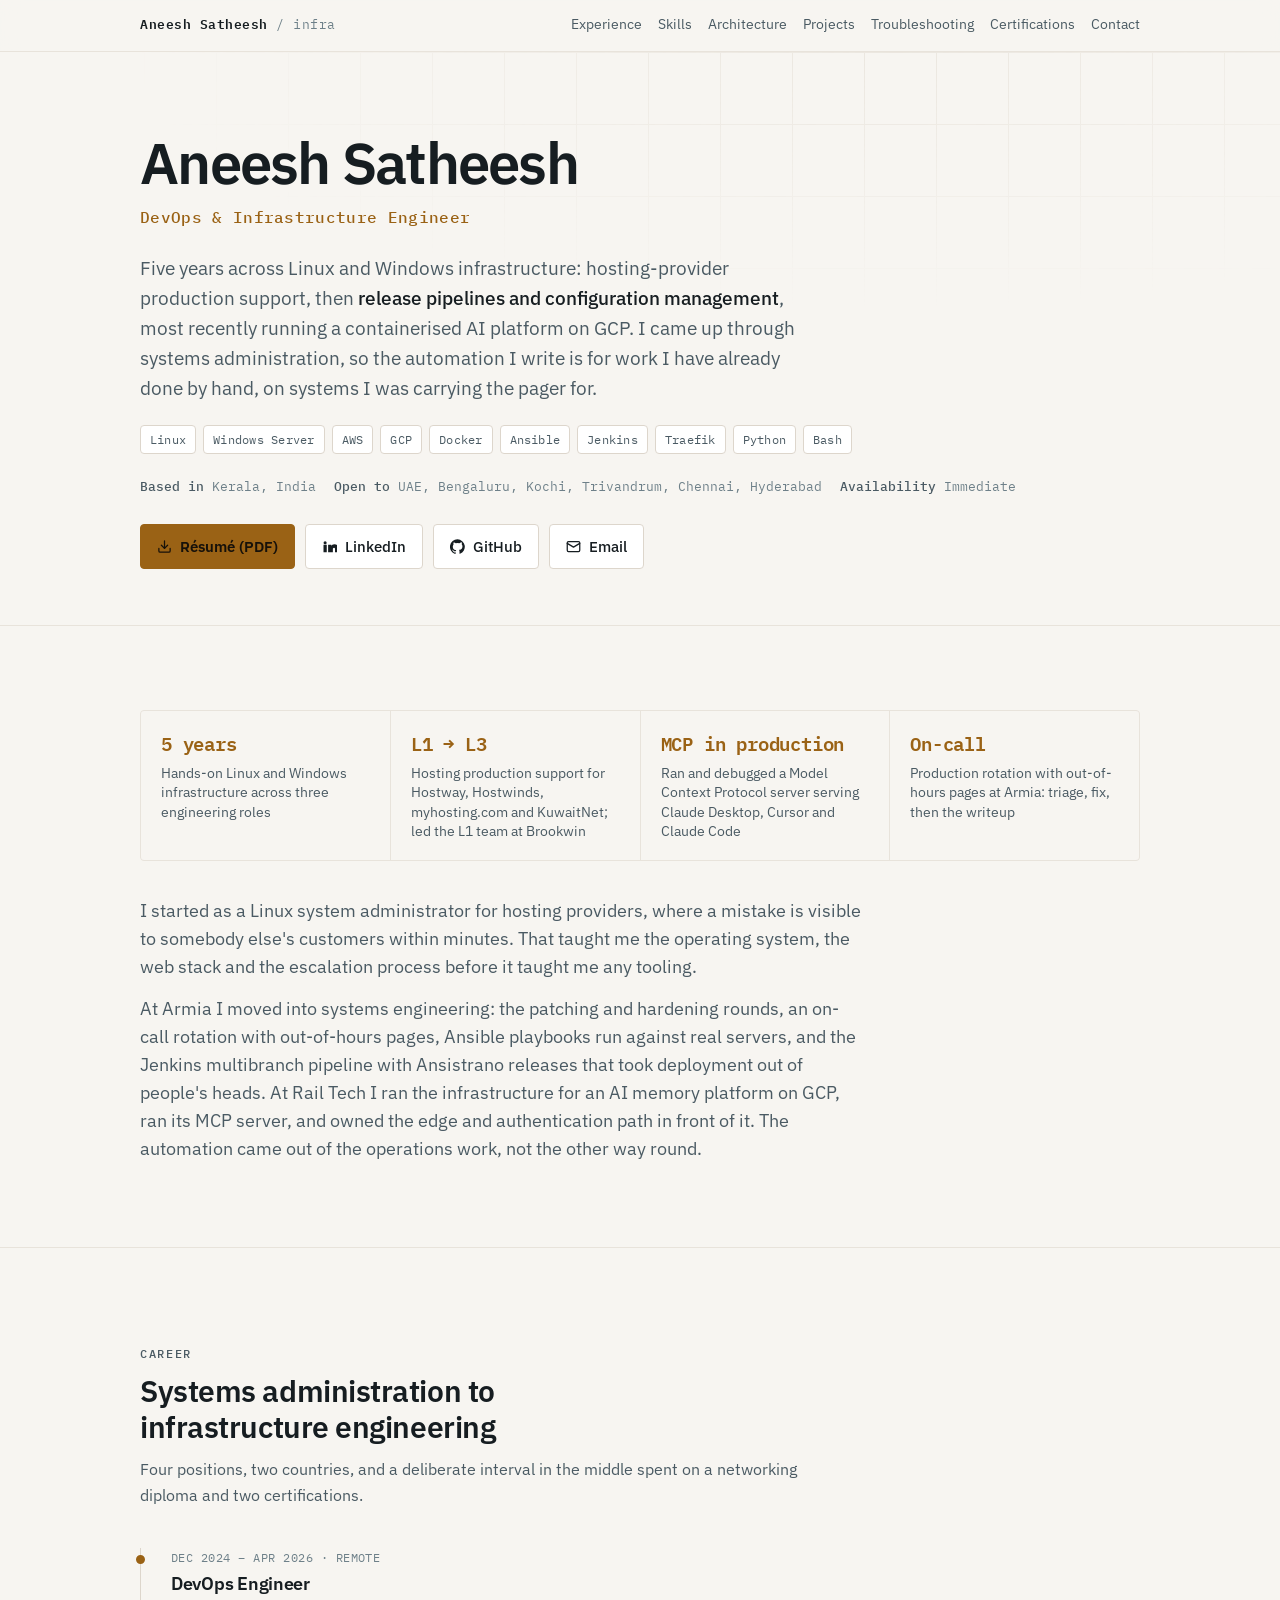
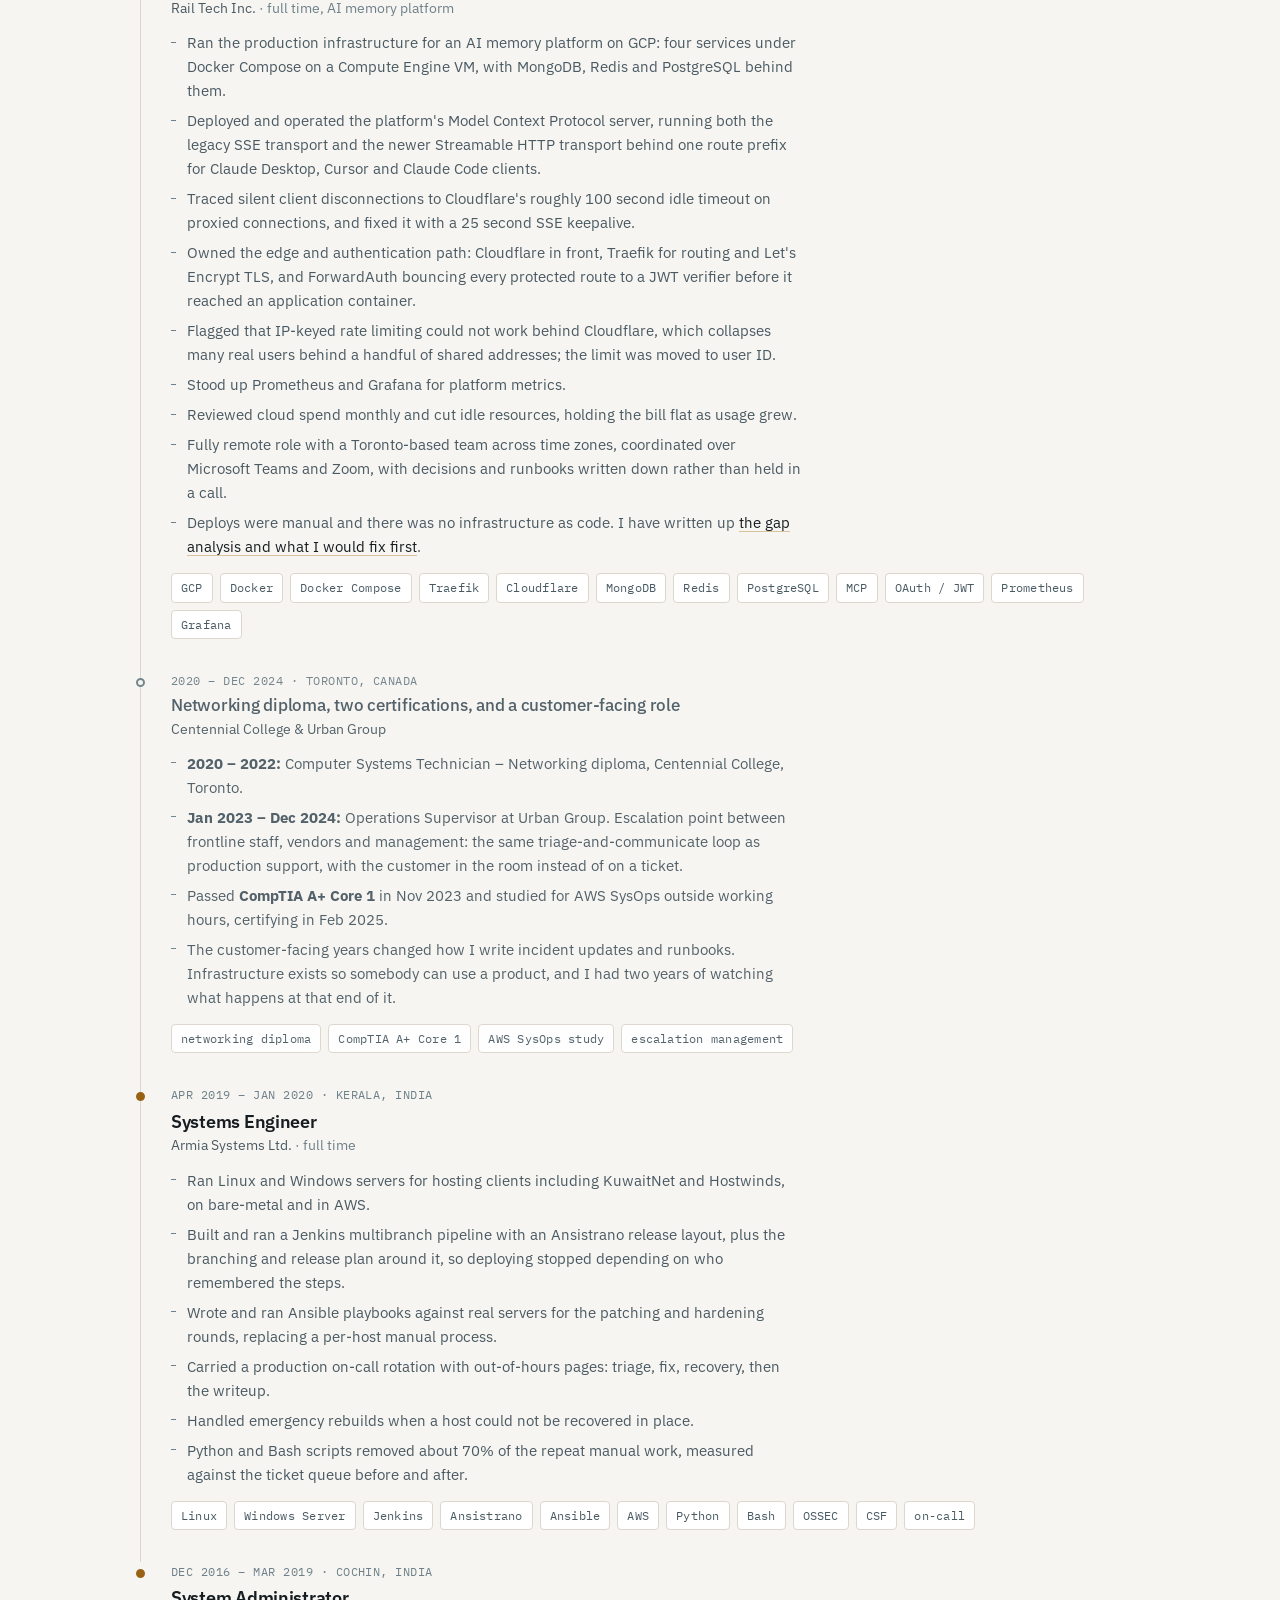
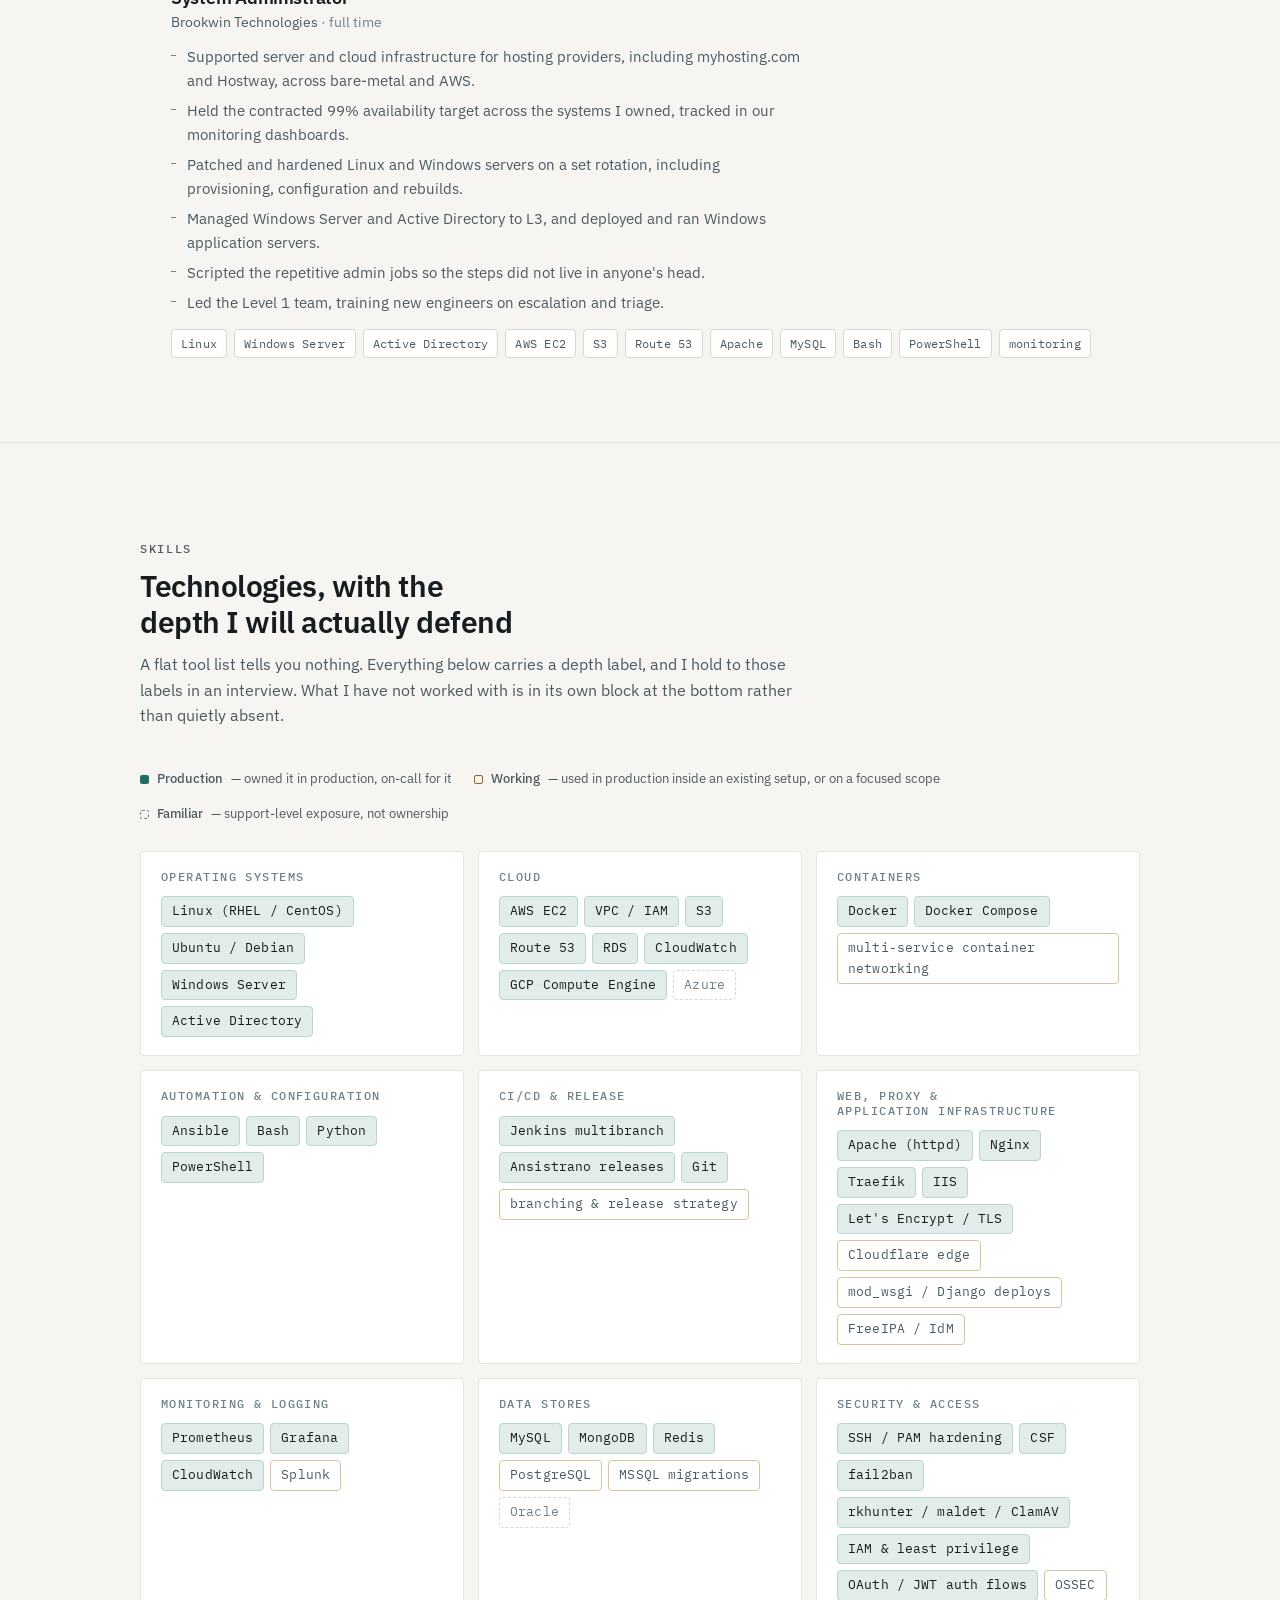
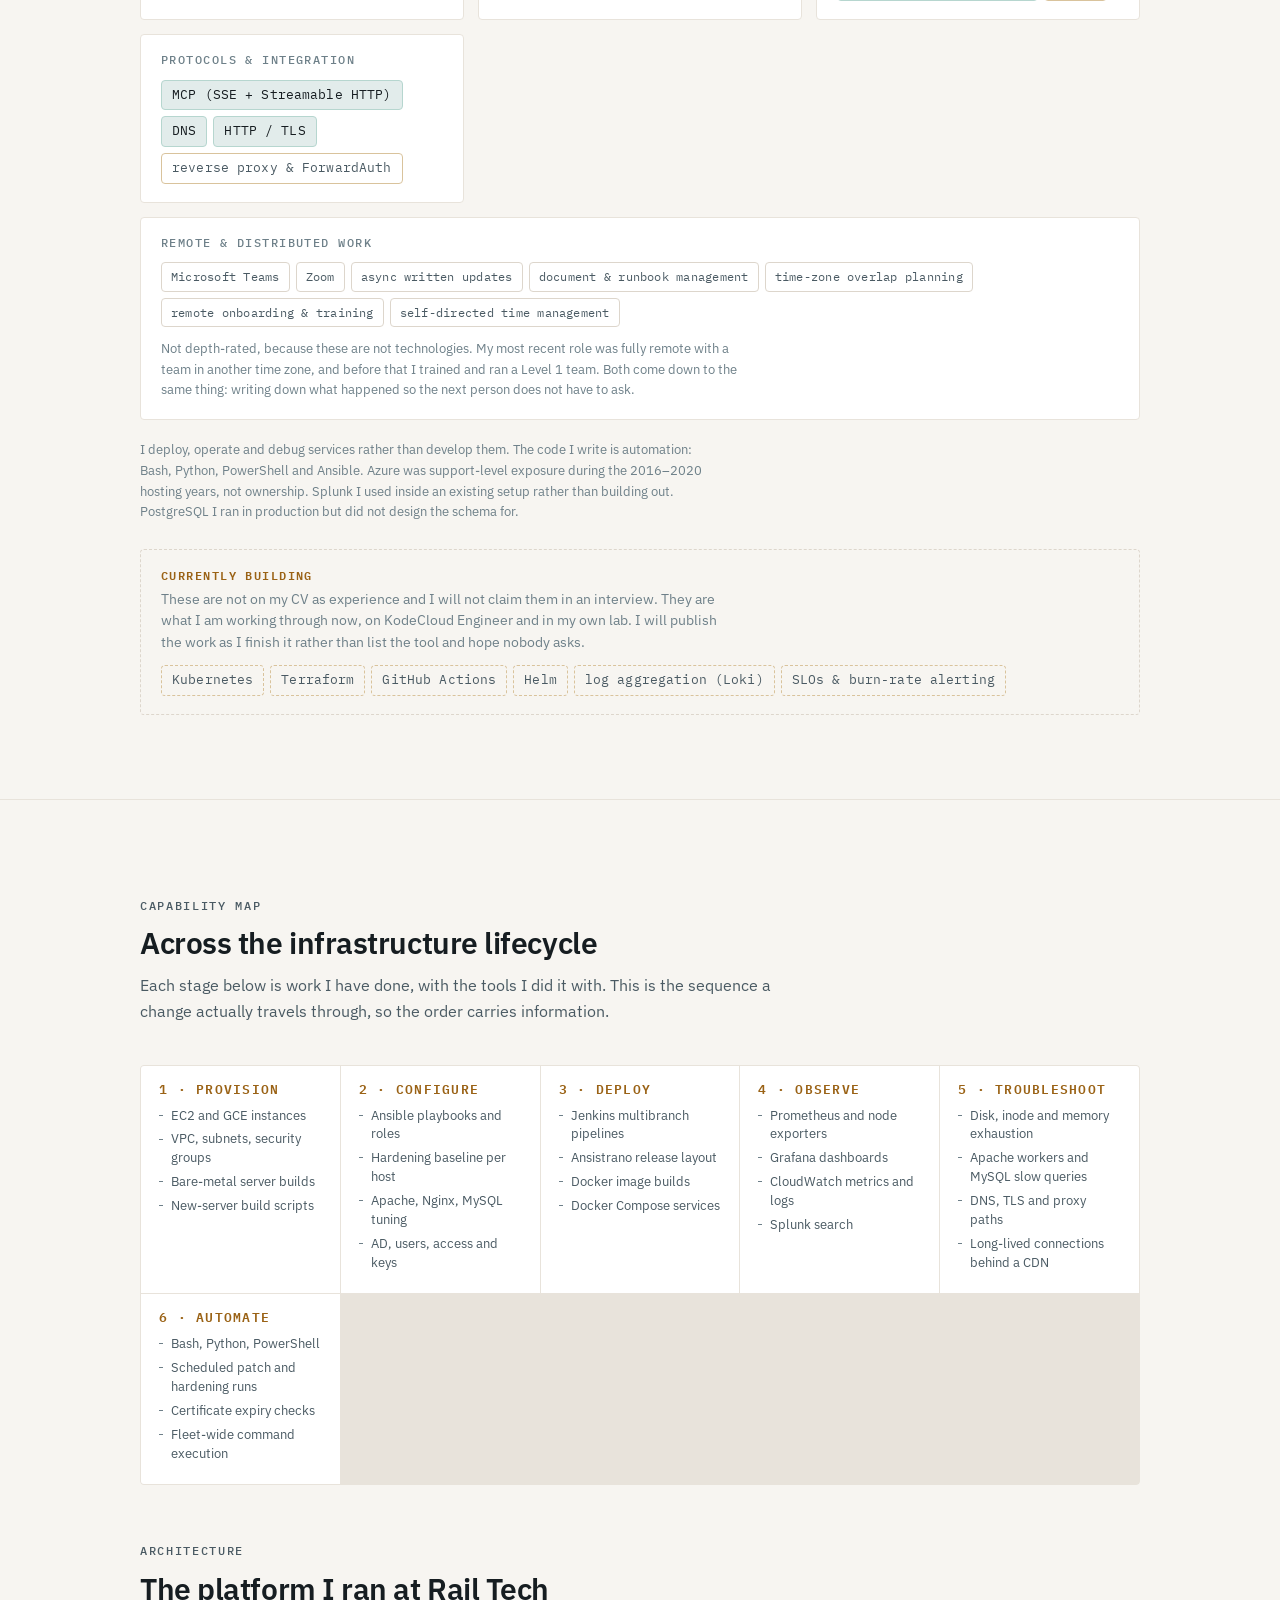
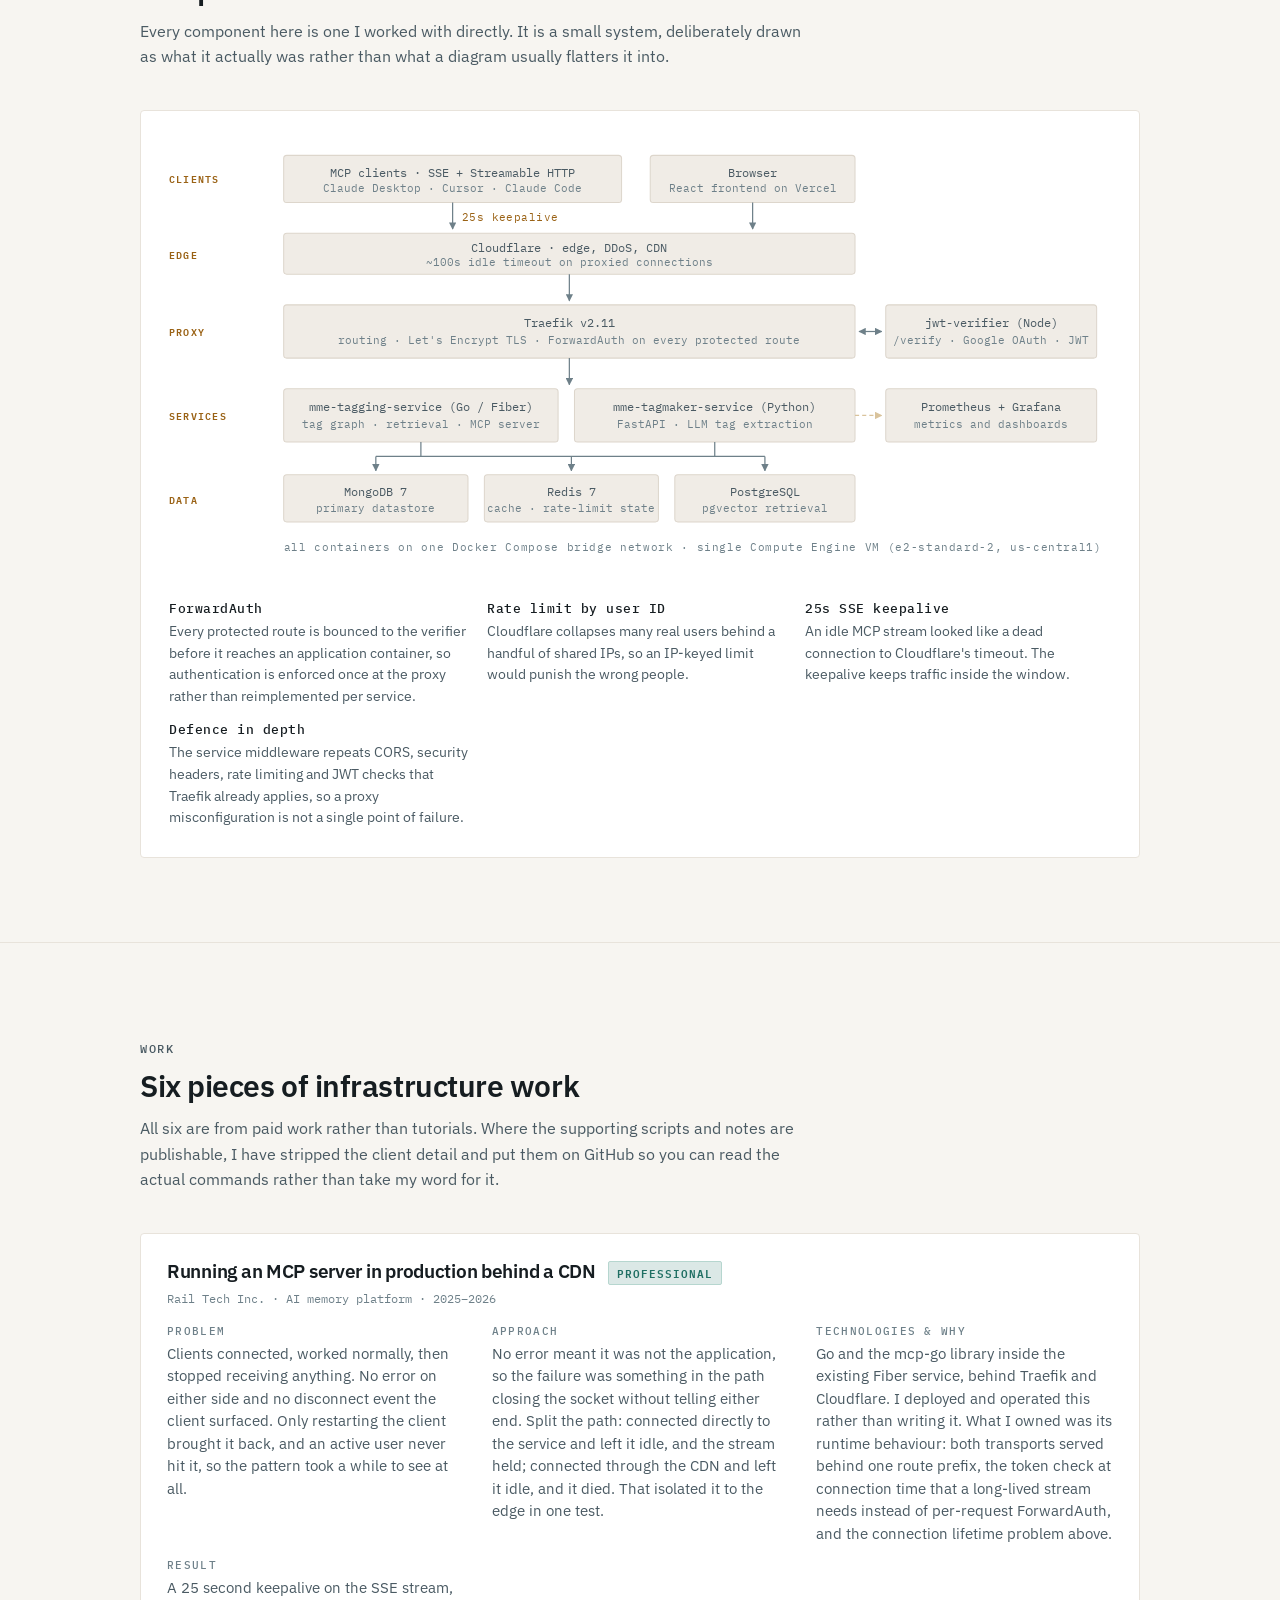
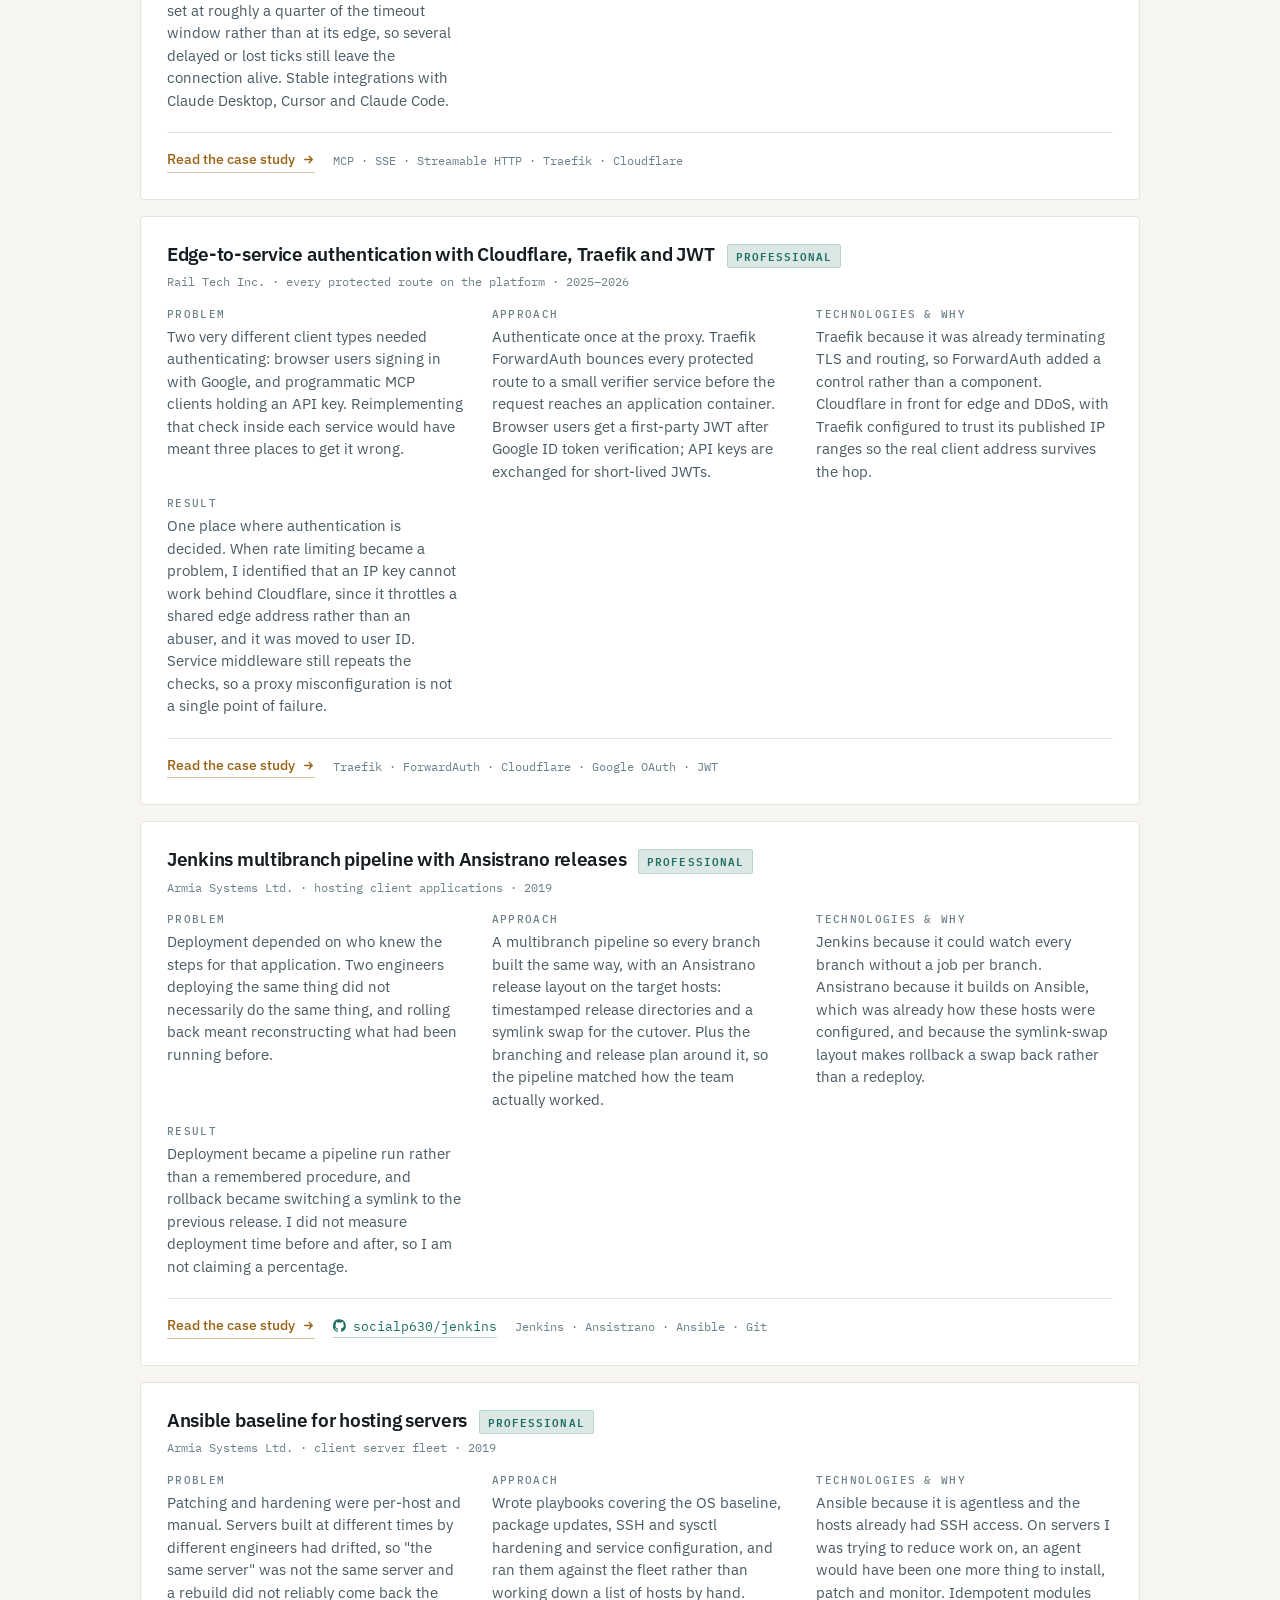
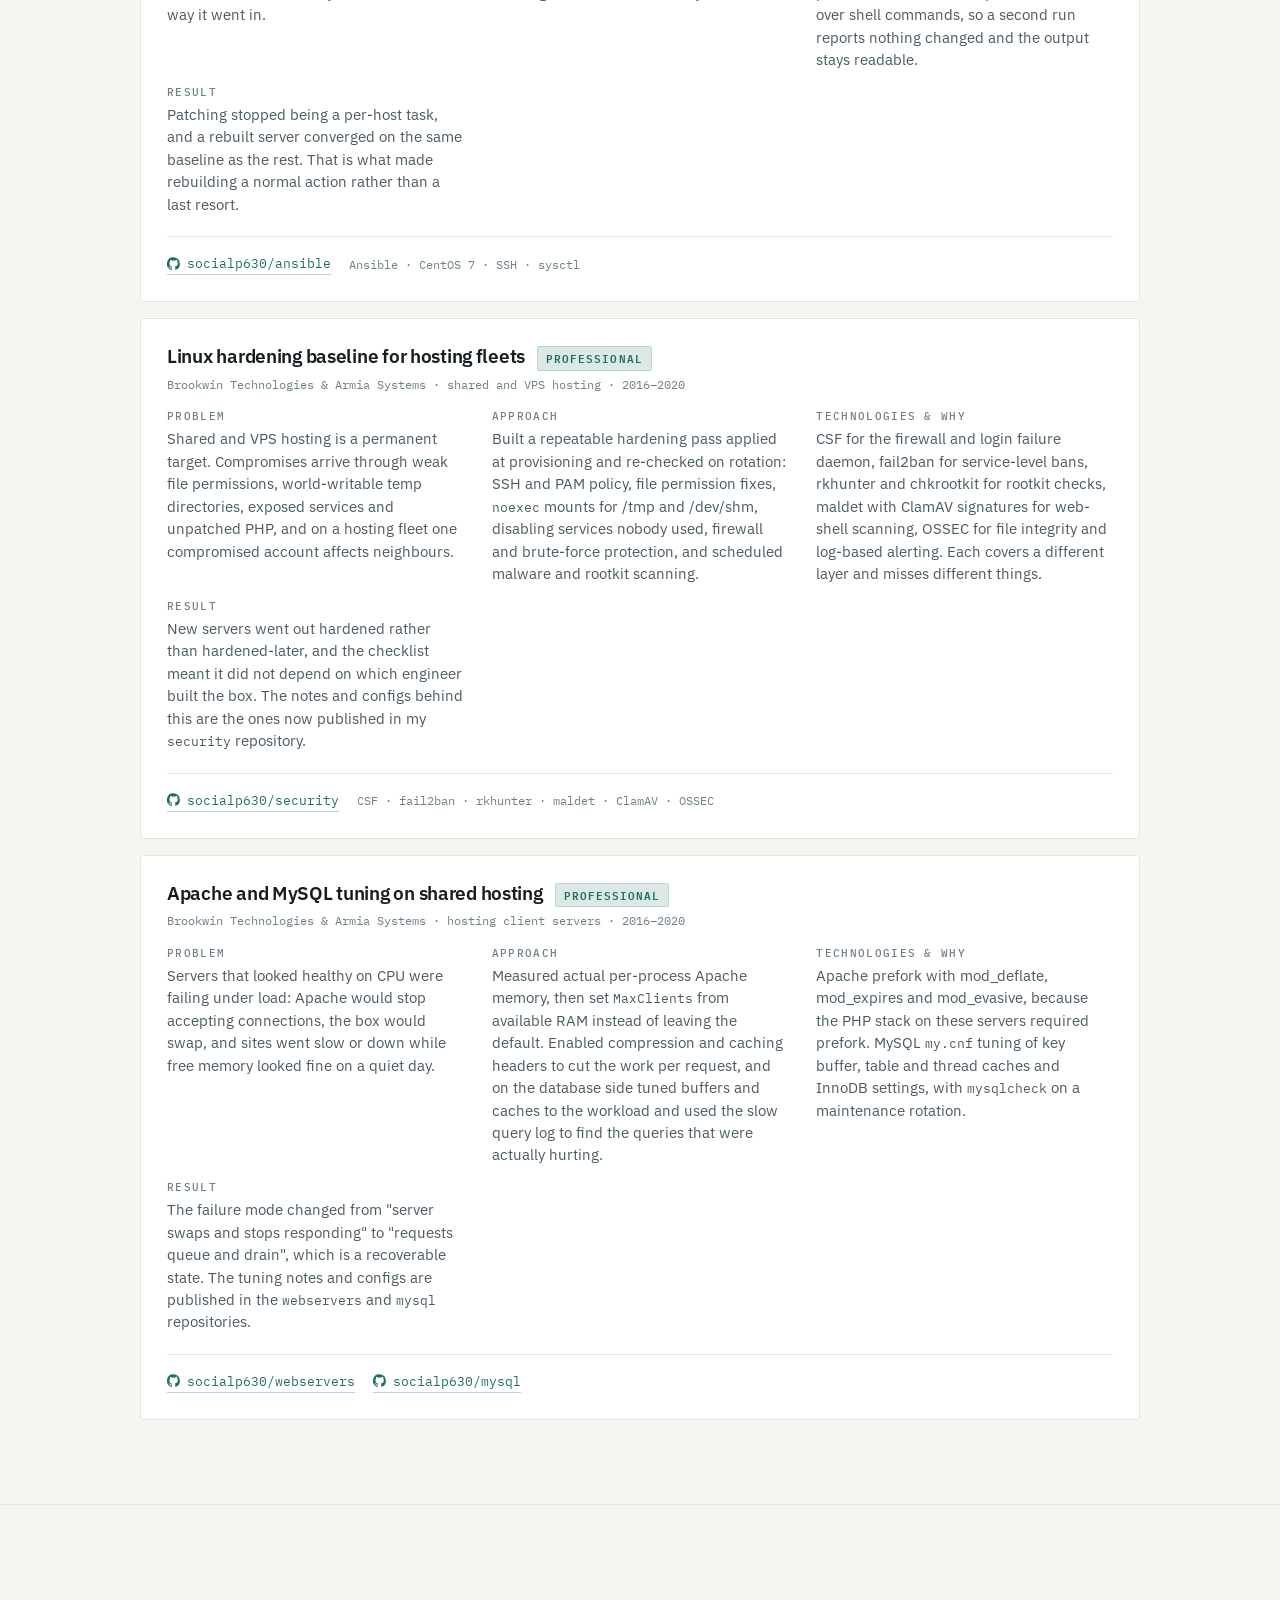
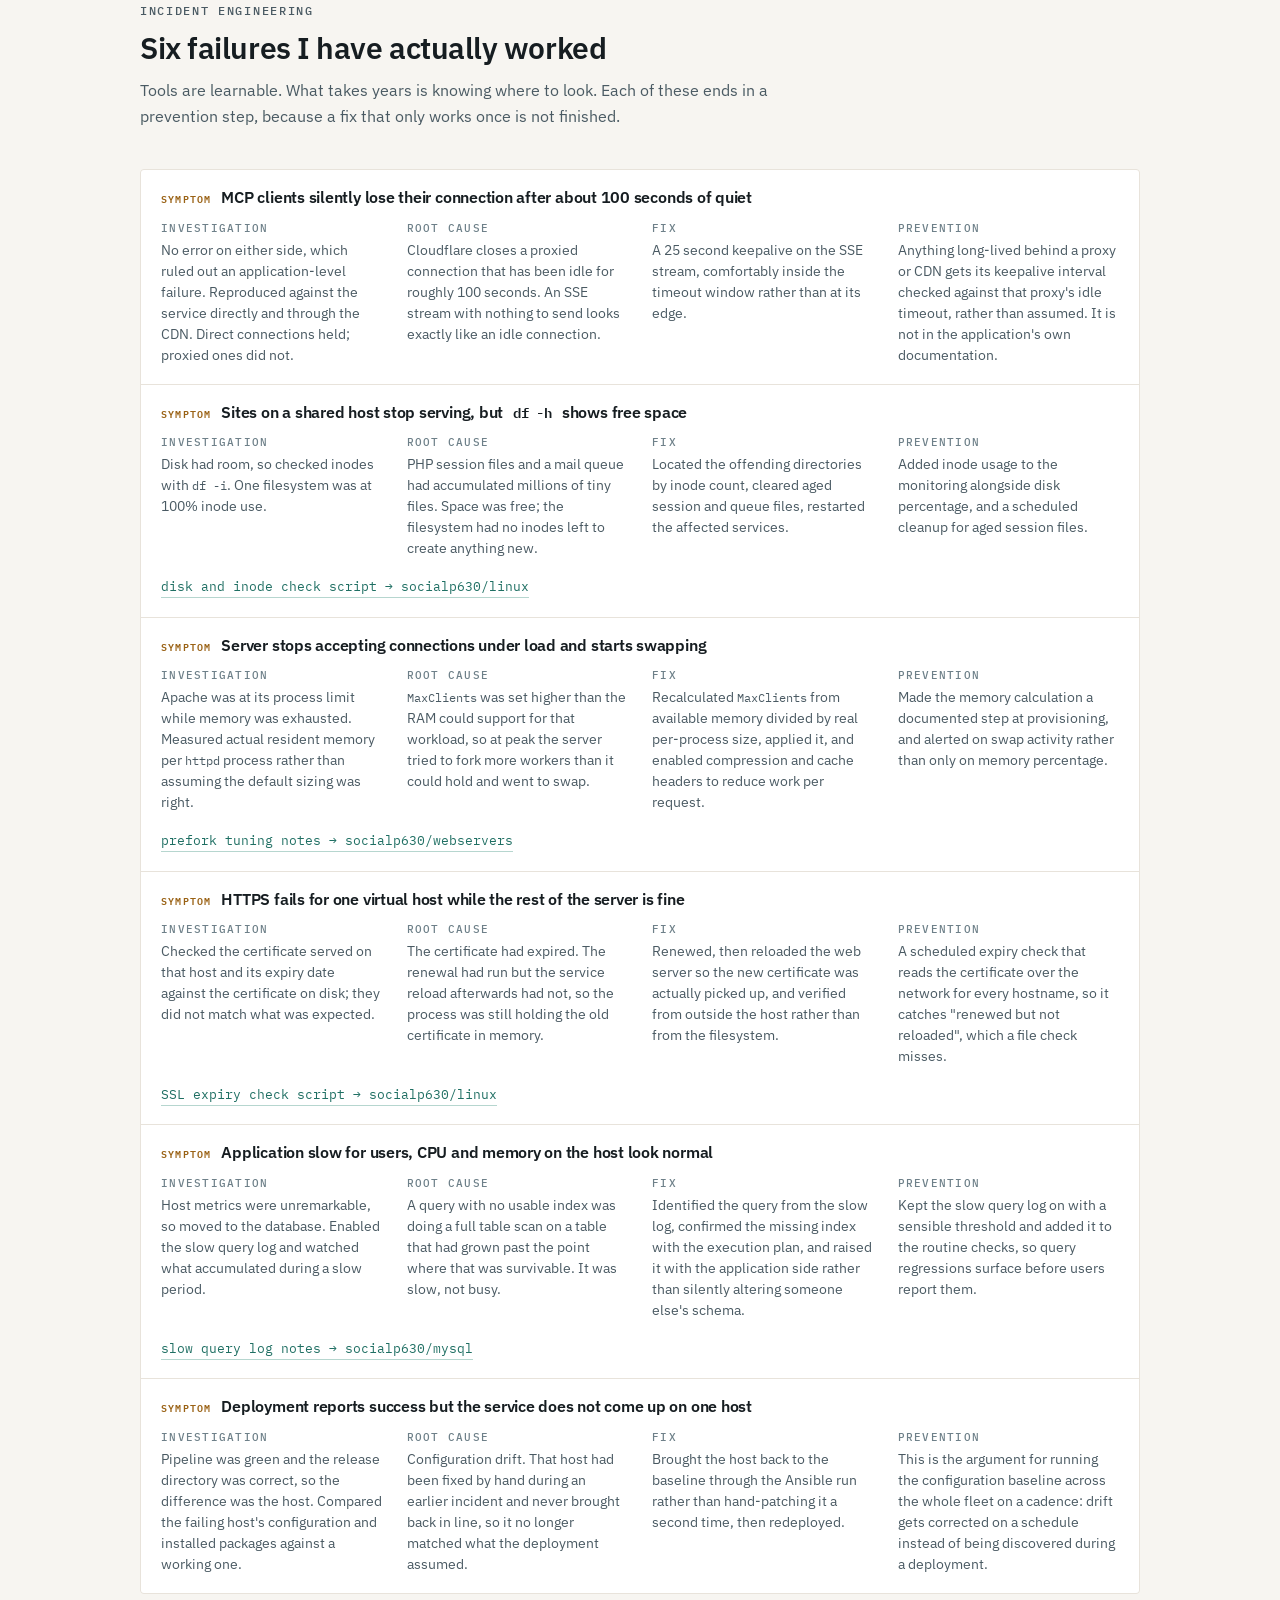
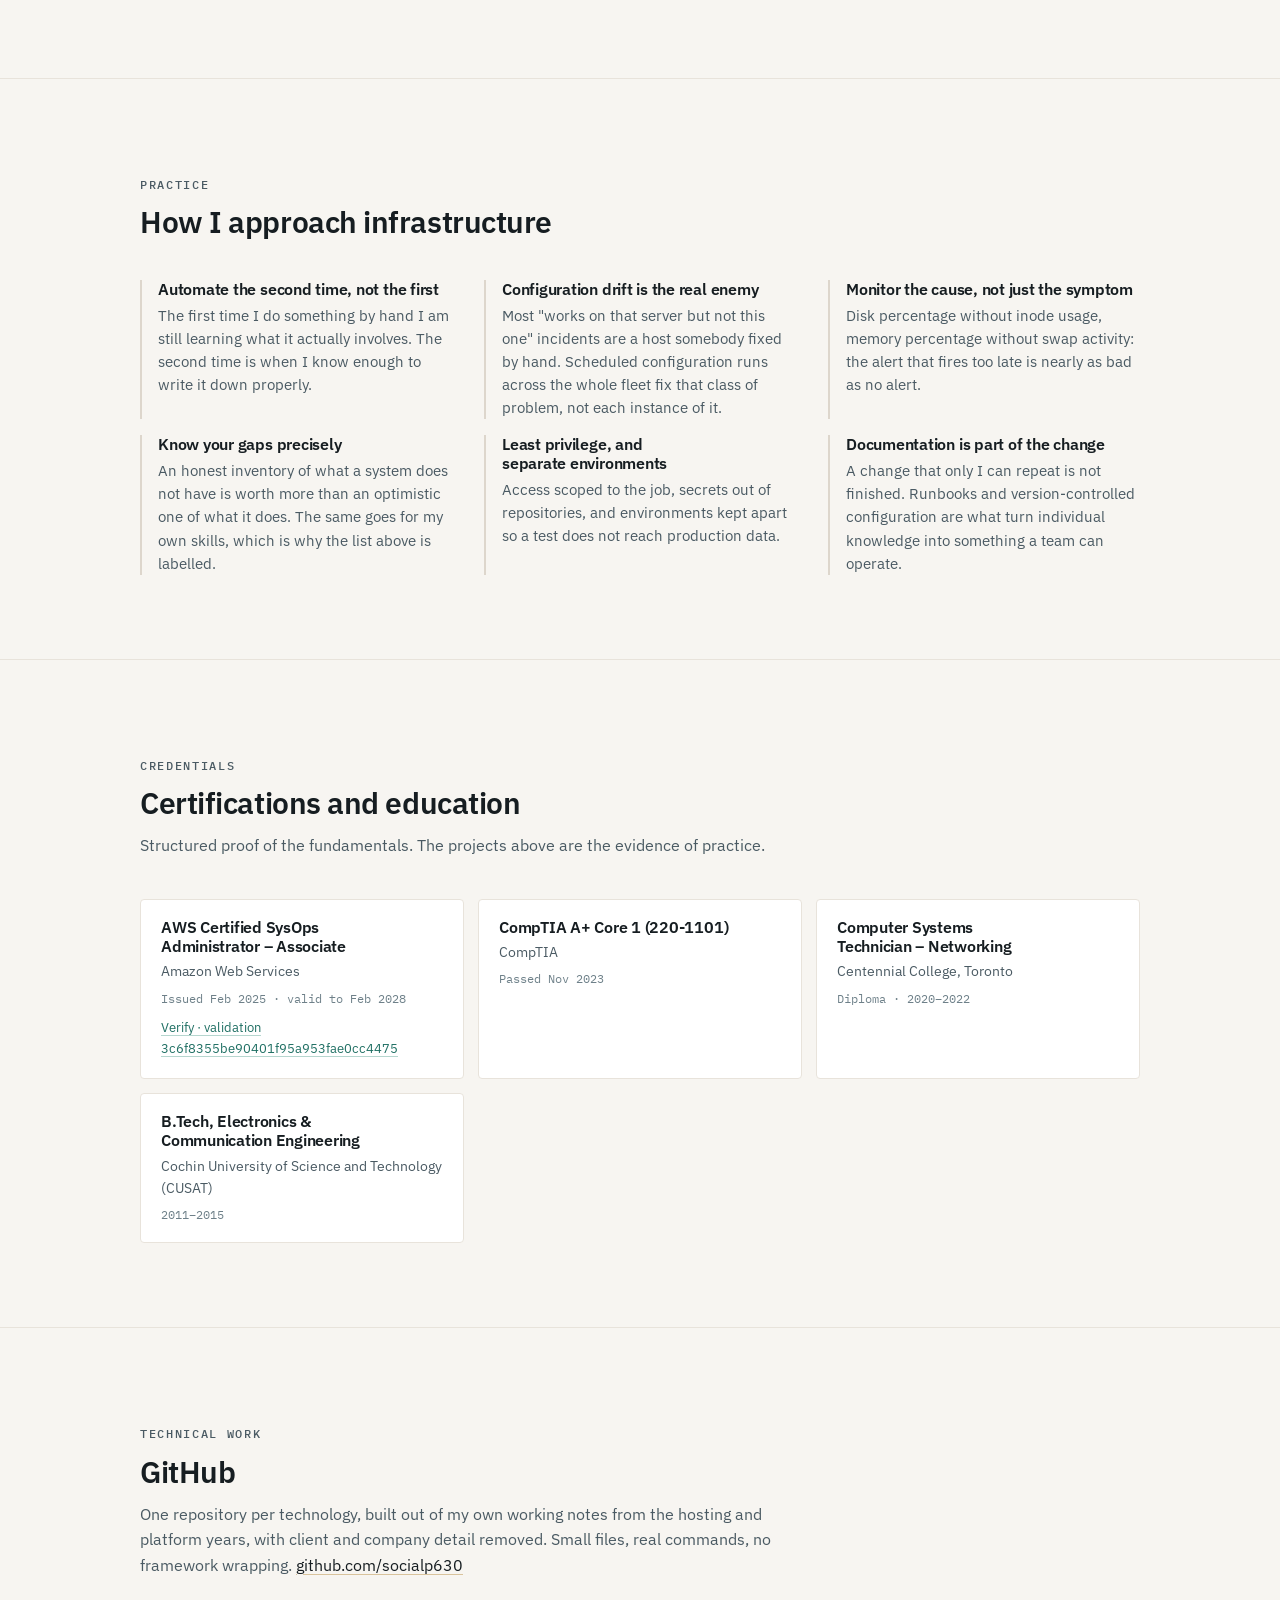
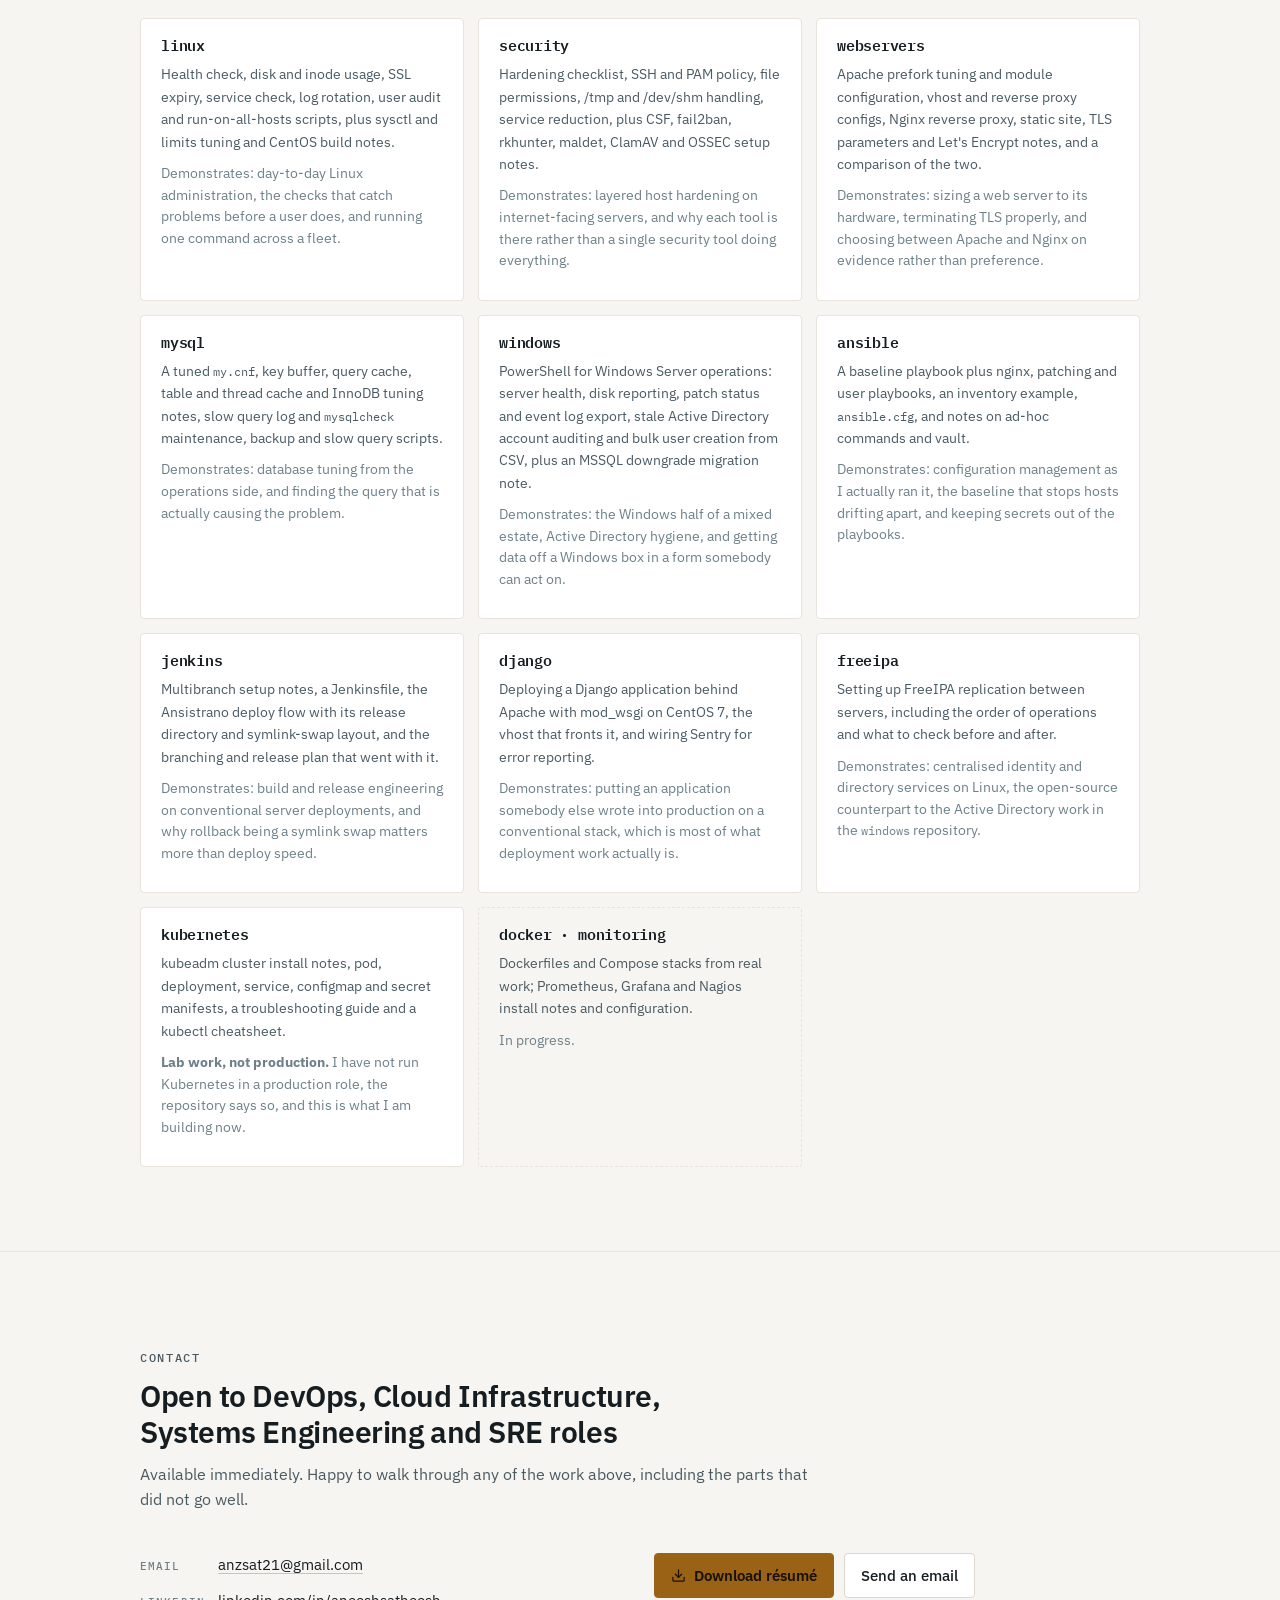
<file: index.html>
<!doctype html>
<html lang="en">
<head>
<meta charset="utf-8">
<meta name="viewport" content="width=device-width, initial-scale=1, viewport-fit=cover">
<title>Aneesh Satheesh — DevOps &amp; Infrastructure Engineer</title>
<meta name="description" content="DevOps and Infrastructure Engineer with 5 years across Linux and Windows administration, hosting-provider production support, AWS, and a containerised AI platform on GCP. Ansible, Jenkins, Docker, Traefik, Python, Bash.">
<meta name="author" content="Aneesh Satheesh">
<meta property="og:type" content="profile">
<meta property="og:title" content="Aneesh Satheesh — DevOps &amp; Infrastructure Engineer">
<meta property="og:description" content="Five years across Linux and Windows infrastructure: hosting-provider production support, release pipelines and configuration management, and a containerised AI platform on GCP.">
<link rel="icon" href="data:image/svg+xml,%3Csvg xmlns='http://www.w3.org/2000/svg' viewBox='0 0 32 32'%3E%3Crect width='32' height='32' rx='5' fill='%230e1418'/%3E%3Cpath d='M7 11l5 5-5 5' fill='none' stroke='%23e0a458' stroke-width='2.4' stroke-linecap='round' stroke-linejoin='round'/%3E%3Cpath d='M15 21h10' stroke='%23e0a458' stroke-width='2.4' stroke-linecap='round'/%3E%3C/svg%3E">
<link rel="preconnect" href="https://fonts.googleapis.com">
<link rel="preconnect" href="https://fonts.gstatic.com" crossorigin>
<link rel="stylesheet" href="https://fonts.googleapis.com/css2?family=IBM+Plex+Mono:wght@400;500;600&family=IBM+Plex+Sans:wght@400;500;600;700&display=swap">
<link rel="stylesheet" href="assets/style.css">
<style>
  /* diagram-only styles, kept with the diagram */
  .dg-box   { fill: var(--surface-2); stroke: var(--line); stroke-width: 1; rx: 3; }
  .dg-txt   { fill: var(--text-dim); font-family: var(--mono); font-size: 12px; }
  .dg-sub   { fill: var(--text-mute); font-family: var(--mono); font-size: 10.5px; }
  .dg-lane  { fill: var(--sand); font-family: var(--mono); font-size: 10px; letter-spacing: .12em; font-weight: 600; }
  .dg-line  { stroke: var(--text-mute); stroke-width: 1.2; fill: none; }
  .dg-dash  { stroke: var(--sand-dim); stroke-width: 1.2; fill: none; stroke-dasharray: 4 3; }
  .dg-note  { fill: var(--sand); font-family: var(--mono); font-size: 10.5px; letter-spacing: .04em; }
  .dg-foot  { fill: var(--text-mute); font-family: var(--mono); font-size: 10.5px; letter-spacing: .06em; }
</style>
</head>
<body>

<a class="skip" href="#main">Skip to content</a>

<nav class="nav">
  <div class="wrap">
    <a class="nav-id" href="#top">Aneesh Satheesh <span>/ infra</span></a>
    <div class="nav-links">
      <a href="#experience">Experience</a>
      <a href="#skills">Skills</a>
      <a href="#delivery">Architecture</a>
      <a href="#projects">Projects</a>
      <a href="#troubleshooting">Troubleshooting</a>
      <a href="#credentials">Certifications</a>
      <a href="#contact">Contact</a>
    </div>
  </div>
</nav>

<main id="main">

<!-- ============================ HERO ============================ -->
<section class="hero" id="top">
  <div class="wrap">
    <h1>Aneesh Satheesh</h1>
    <p class="hero-role">DevOps &amp; Infrastructure Engineer</p>

    <p class="hero-pitch">
      Five years across Linux and Windows infrastructure: hosting-provider production support,
      then <strong>release pipelines and configuration management</strong>, most recently running a
      containerised AI platform on GCP. I came up through systems administration, so the
      automation I write is for work I have already done by hand, on systems I was carrying the
      pager for.
    </p>

    <div class="chips">
      <span class="chip">Linux</span>
      <span class="chip">Windows Server</span>
      <span class="chip">AWS</span>
      <span class="chip">GCP</span>
      <span class="chip">Docker</span>
      <span class="chip">Ansible</span>
      <span class="chip">Jenkins</span>
      <span class="chip">Traefik</span>
      <span class="chip">Python</span>
      <span class="chip">Bash</span>
    </div>

    <div class="hero-meta">
      <span><b>Based in</b> Kerala, India</span>
      <span><b>Open to</b> UAE, Bengaluru, Kochi, Trivandrum, Chennai, Hyderabad</span>
      <span><b>Availability</b> Immediate</span>
    </div>

    <div class="actions">
      <a class="btn btn-primary" href="Aneesh-Satheesh-Resume.pdf" target="_blank" rel="noopener">
        <svg viewBox="0 0 24 24" fill="none" stroke="currentColor" stroke-width="2" stroke-linecap="round" stroke-linejoin="round" aria-hidden="true"><path d="M21 15v4a2 2 0 0 1-2 2H5a2 2 0 0 1-2-2v-4"/><polyline points="7 10 12 15 17 10"/><line x1="12" y1="15" x2="12" y2="3"/></svg>
        Résumé (PDF)
      </a>
      <a class="btn" href="https://www.linkedin.com/in/aneeshsatheesh/" target="_blank" rel="noopener">
        <svg viewBox="0 0 24 24" fill="currentColor" aria-hidden="true"><path d="M4.98 3.5a2.5 2.5 0 1 1 0 5 2.5 2.5 0 0 1 0-5zM2.4 21h5.2V9.2H2.4V21zM9.8 9.2h4.98v1.62h.07c.7-1.24 2.4-2.55 4.93-2.55 5.27 0 6.24 3.3 6.24 7.6V21h-5.2v-4.6c0-1.1-.02-2.5-1.6-2.5-1.6 0-1.85 1.2-1.85 2.42V21H9.8V9.2z"/></svg>
        LinkedIn
      </a>
      <a class="btn" href="https://github.com/socialp630" target="_blank" rel="noopener">
        <svg viewBox="0 0 24 24" fill="currentColor" aria-hidden="true"><path d="M12 .5a12 12 0 0 0-3.8 23.4c.6.1.8-.3.8-.6v-2c-3.3.7-4-1.6-4-1.6-.6-1.4-1.4-1.8-1.4-1.8-1.1-.8.1-.8.1-.8 1.2.1 1.9 1.3 1.9 1.3 1.1 1.9 2.9 1.3 3.6 1 .1-.8.4-1.3.8-1.6-2.7-.3-5.5-1.3-5.5-5.9 0-1.3.5-2.4 1.2-3.2-.1-.3-.5-1.5.1-3.2 0 0 1-.3 3.3 1.2a11.5 11.5 0 0 1 6 0C17.6 5 18.6 5.3 18.6 5.3c.7 1.7.3 2.9.1 3.2.8.8 1.2 1.9 1.2 3.2 0 4.6-2.8 5.6-5.5 5.9.4.4.8 1.1.8 2.2v3.3c0 .3.2.7.8.6A12 12 0 0 0 12 .5z"/></svg>
        GitHub
      </a>
      <a class="btn" href="mailto:anzsat21@gmail.com">
        <svg viewBox="0 0 24 24" fill="none" stroke="currentColor" stroke-width="2" stroke-linecap="round" stroke-linejoin="round" aria-hidden="true"><rect x="2" y="4" width="20" height="16" rx="2"/><path d="m22 7-10 6L2 7"/></svg>
        Email
      </a>
    </div>
  </div>
</section>

<!-- ======================= SNAPSHOT / STATS ======================= -->
<section id="snapshot">
  <div class="wrap">
    <div class="stats">
      <div class="stat">
        <b>5 years</b>
        <span>Hands-on Linux and Windows infrastructure across three engineering roles</span>
      </div>
      <div class="stat">
        <b>L1 &rarr; L3</b>
        <span>Hosting production support for Hostway, Hostwinds, myhosting.com and KuwaitNet; led the L1 team at Brookwin</span>
      </div>
      <div class="stat">
        <b>MCP in production</b>
        <span>Ran and debugged a Model Context Protocol server serving Claude Desktop, Cursor and Claude Code</span>
      </div>
      <div class="stat">
        <b>On-call</b>
        <span>Production rotation with out-of-hours pages at Armia: triage, fix, then the writeup</span>
      </div>
    </div>

    <div style="margin-top:36px">
      <p class="lede">
        I started as a Linux system administrator for hosting providers, where a mistake is
        visible to somebody else's customers within minutes. That taught me the operating
        system, the web stack and the escalation process before it taught me any tooling.
      </p>
      <p class="lede">
        At Armia I moved into systems engineering: the patching and hardening rounds, an on-call
        rotation with out-of-hours pages, Ansible playbooks run against real servers, and the
        Jenkins multibranch pipeline with Ansistrano releases that took deployment out of
        people's heads. At Rail Tech I ran the infrastructure for an AI memory platform on GCP,
        ran its MCP server, and owned the edge and authentication path in front of it. The
        automation came out of the operations work, not the other way round.
      </p>
    </div>
  </div>
</section>

<!-- ========================= CAREER TIMELINE ========================= -->
<section id="experience">
  <div class="wrap">
    <div class="section-head">
      <p class="eyebrow">Career</p>
      <h2>Systems administration to infrastructure engineering</h2>
      <p>Four positions, two countries, and a deliberate interval in the middle spent on a
         networking diploma and two certifications.</p>
    </div>

    <div class="timeline">
      <article class="tl-item is-eng">
        <p class="tl-when">Dec 2024 &ndash; Apr 2026 &middot; Remote</p>
        <h3 class="tl-role">DevOps Engineer</h3>
        <p class="tl-org">Rail Tech Inc. <em>&middot; full time, AI memory platform</em></p>
        <ul class="tl-body">
          <li>Ran the production infrastructure for an AI memory platform on GCP: four services under Docker Compose on a Compute Engine VM, with MongoDB, Redis and PostgreSQL behind them.</li>
          <li>Deployed and operated the platform's Model Context Protocol server, running both the legacy SSE transport and the newer Streamable HTTP transport behind one route prefix for Claude Desktop, Cursor and Claude Code clients.</li>
          <li>Traced silent client disconnections to Cloudflare's roughly 100 second idle timeout on proxied connections, and fixed it with a 25 second SSE keepalive.</li>
          <li>Owned the edge and authentication path: Cloudflare in front, Traefik for routing and Let's Encrypt TLS, and ForwardAuth bouncing every protected route to a JWT verifier before it reached an application container.</li>
          <li>Flagged that IP-keyed rate limiting could not work behind Cloudflare, which collapses many real users behind a handful of shared addresses; the limit was moved to user ID.</li>
          <li>Stood up Prometheus and Grafana for platform metrics.</li>
          <li>Reviewed cloud spend monthly and cut idle resources, holding the bill flat as usage grew.</li>
          <li>Fully remote role with a Toronto-based team across time zones, coordinated over Microsoft Teams and Zoom, with decisions and runbooks written down rather than held in a call.</li>
          <li>Deploys were manual and there was no infrastructure as code. I have written up <a href="case-studies/platform-gaps.html">the gap analysis and what I would fix first</a>.</li>
        </ul>
        <div class="chips tl-tags">
          <span class="chip">GCP</span><span class="chip">Docker</span><span class="chip">Docker Compose</span>
          <span class="chip">Traefik</span><span class="chip">Cloudflare</span><span class="chip">MongoDB</span>
          <span class="chip">Redis</span><span class="chip">PostgreSQL</span><span class="chip">MCP</span>
          <span class="chip">OAuth / JWT</span><span class="chip">Prometheus</span><span class="chip">Grafana</span>
        </div>
      </article>
      <article class="tl-item is-interval">
        <p class="tl-when">2020 &ndash; Dec 2024 &middot; Toronto, Canada</p>
        <h3 class="tl-role">Networking diploma, two certifications, and a customer-facing role</h3>
        <p class="tl-org">Centennial College &amp; Urban Group</p>
        <ul class="tl-body">
          <li><strong>2020 &ndash; 2022:</strong> Computer Systems Technician &ndash; Networking diploma, Centennial College, Toronto.</li>
          <li><strong>Jan 2023 &ndash; Dec 2024:</strong> Operations Supervisor at Urban Group. Escalation point between frontline staff, vendors and management: the same triage-and-communicate loop as production support, with the customer in the room instead of on a ticket.</li>
          <li>Passed <strong>CompTIA A+ Core 1</strong> in Nov 2023 and studied for AWS SysOps outside working hours, certifying in Feb 2025.</li>
          <li>The customer-facing years changed how I write incident updates and runbooks. Infrastructure exists so somebody can use a product, and I had two years of watching what happens at that end of it.</li>
        </ul>
        <div class="chips tl-tags">
          <span class="chip">networking diploma</span><span class="chip">CompTIA A+ Core 1</span>
          <span class="chip">AWS SysOps study</span><span class="chip">escalation management</span>
        </div>
      </article>
      <article class="tl-item is-eng">
        <p class="tl-when">Apr 2019 &ndash; Jan 2020 &middot; Kerala, India</p>
        <h3 class="tl-role">Systems Engineer</h3>
        <p class="tl-org">Armia Systems Ltd. <em>&middot; full time</em></p>
        <ul class="tl-body">
          <li>Ran Linux and Windows servers for hosting clients including KuwaitNet and Hostwinds, on bare-metal and in AWS.</li>
          <li>Built and ran a Jenkins multibranch pipeline with an Ansistrano release layout, plus the branching and release plan around it, so deploying stopped depending on who remembered the steps.</li>
          <li>Wrote and ran Ansible playbooks against real servers for the patching and hardening rounds, replacing a per-host manual process.</li>
          <li>Carried a production on-call rotation with out-of-hours pages: triage, fix, recovery, then the writeup.</li>
          <li>Handled emergency rebuilds when a host could not be recovered in place.</li>
          <li>Python and Bash scripts removed about 70% of the repeat manual work, measured against the ticket queue before and after.</li>
        </ul>
        <div class="chips tl-tags">
          <span class="chip">Linux</span><span class="chip">Windows Server</span><span class="chip">Jenkins</span>
          <span class="chip">Ansistrano</span><span class="chip">Ansible</span><span class="chip">AWS</span>
          <span class="chip">Python</span><span class="chip">Bash</span><span class="chip">OSSEC</span>
          <span class="chip">CSF</span><span class="chip">on-call</span>
        </div>
      </article>
      <article class="tl-item is-eng">
        <p class="tl-when">Dec 2016 &ndash; Mar 2019 &middot; Cochin, India</p>
        <h3 class="tl-role">System Administrator</h3>
        <p class="tl-org">Brookwin Technologies <em>&middot; full time</em></p>
        <ul class="tl-body">
          <li>Supported server and cloud infrastructure for hosting providers, including myhosting.com and Hostway, across bare-metal and AWS.</li>
          <li>Held the contracted 99% availability target across the systems I owned, tracked in our monitoring dashboards.</li>
          <li>Patched and hardened Linux and Windows servers on a set rotation, including provisioning, configuration and rebuilds.</li>
          <li>Managed Windows Server and Active Directory to L3, and deployed and ran Windows application servers.</li>
          <li>Scripted the repetitive admin jobs so the steps did not live in anyone's head.</li>
          <li>Led the Level 1 team, training new engineers on escalation and triage.</li>
        </ul>
        <div class="chips tl-tags">
          <span class="chip">Linux</span><span class="chip">Windows Server</span><span class="chip">Active Directory</span>
          <span class="chip">AWS EC2</span><span class="chip">S3</span><span class="chip">Route 53</span>
          <span class="chip">Apache</span><span class="chip">MySQL</span><span class="chip">Bash</span>
          <span class="chip">PowerShell</span><span class="chip">monitoring</span>
        </div>
      </article>
    </div>
  </div>
</section>

<!-- ============================ SKILLS ============================ -->
<section id="skills">
  <div class="wrap">
    <div class="section-head">
      <p class="eyebrow">Skills</p>
      <h2>Technologies, with the depth I will actually defend</h2>
      <p>A flat tool list tells you nothing. Everything below carries a depth label, and I hold
         to those labels in an interview. What I have not worked with is in its own block at the
         bottom rather than quietly absent.</p>
    </div>

    <div class="depth-key">
      <div><span class="dot dot-prod"></span> <b style="font-weight:500">Production</b> &mdash; owned it in production, on-call for it</div>
      <div><span class="dot dot-work"></span> <b style="font-weight:500">Working</b> &mdash; used in production inside an existing setup, or on a focused scope</div>
      <div><span class="dot dot-fam"></span> <b style="font-weight:500">Familiar</b> &mdash; support-level exposure, not ownership</div>
    </div>

    <div class="skill-groups">

      <div class="skill-group">
        <h3>Operating systems</h3>
        <div class="skill-list">
          <span class="sk sk-prod">Linux (RHEL / CentOS)</span>
          <span class="sk sk-prod">Ubuntu / Debian</span>
          <span class="sk sk-prod">Windows Server</span>
          <span class="sk sk-prod">Active Directory</span>
        </div>
      </div>

      <div class="skill-group">
        <h3>Cloud</h3>
        <div class="skill-list">
          <span class="sk sk-prod">AWS EC2</span>
          <span class="sk sk-prod">VPC / IAM</span>
          <span class="sk sk-prod">S3</span>
          <span class="sk sk-prod">Route 53</span>
          <span class="sk sk-prod">RDS</span>
          <span class="sk sk-prod">CloudWatch</span>
          <span class="sk sk-prod">GCP Compute Engine</span>
          <span class="sk sk-fam">Azure</span>
        </div>
      </div>

      <div class="skill-group">
        <h3>Containers</h3>
        <div class="skill-list">
          <span class="sk sk-prod">Docker</span>
          <span class="sk sk-prod">Docker Compose</span>
          <span class="sk sk-work">multi-service container networking</span>
        </div>
      </div>

      <div class="skill-group">
        <h3>Automation &amp; configuration</h3>
        <div class="skill-list">
          <span class="sk sk-prod">Ansible</span>
          <span class="sk sk-prod">Bash</span>
          <span class="sk sk-prod">Python</span>
          <span class="sk sk-prod">PowerShell</span>
        </div>
      </div>

      <div class="skill-group">
        <h3>CI/CD &amp; release</h3>
        <div class="skill-list">
          <span class="sk sk-prod">Jenkins multibranch</span>
          <span class="sk sk-prod">Ansistrano releases</span>
          <span class="sk sk-prod">Git</span>
          <span class="sk sk-work">branching &amp; release strategy</span>
        </div>
      </div>

      <div class="skill-group">
        <h3>Web, proxy &amp; application infrastructure</h3>
        <div class="skill-list">
          <span class="sk sk-prod">Apache (httpd)</span>
          <span class="sk sk-prod">Nginx</span>
          <span class="sk sk-prod">Traefik</span>
          <span class="sk sk-prod">IIS</span>
          <span class="sk sk-prod">Let's Encrypt / TLS</span>
          <span class="sk sk-work">Cloudflare edge</span>
          <span class="sk sk-work">mod_wsgi / Django deploys</span>
          <span class="sk sk-work">FreeIPA / IdM</span>
        </div>
      </div>

      <div class="skill-group">
        <h3>Monitoring &amp; logging</h3>
        <div class="skill-list">
          <span class="sk sk-prod">Prometheus</span>
          <span class="sk sk-prod">Grafana</span>
          <span class="sk sk-prod">CloudWatch</span>
          <span class="sk sk-work">Splunk</span>
        </div>
      </div>

      <div class="skill-group">
        <h3>Data stores</h3>
        <div class="skill-list">
          <span class="sk sk-prod">MySQL</span>
          <span class="sk sk-prod">MongoDB</span>
          <span class="sk sk-prod">Redis</span>
          <span class="sk sk-work">PostgreSQL</span>
          <span class="sk sk-work">MSSQL migrations</span>
          <span class="sk sk-fam">Oracle</span>
        </div>
      </div>

      <div class="skill-group">
        <h3>Security &amp; access</h3>
        <div class="skill-list">
          <span class="sk sk-prod">SSH / PAM hardening</span>
          <span class="sk sk-prod">CSF</span>
          <span class="sk sk-prod">fail2ban</span>
          <span class="sk sk-prod">rkhunter / maldet / ClamAV</span>
          <span class="sk sk-prod">IAM &amp; least privilege</span>
          <span class="sk sk-prod">OAuth / JWT auth flows</span>
          <span class="sk sk-work">OSSEC</span>
        </div>
      </div>

      <div class="skill-group">
        <h3>Protocols &amp; integration</h3>
        <div class="skill-list">
          <span class="sk sk-prod">MCP (SSE + Streamable HTTP)</span>
          <span class="sk sk-prod">DNS</span>
          <span class="sk sk-prod">HTTP / TLS</span>
          <span class="sk sk-work">reverse proxy &amp; ForwardAuth</span>
        </div>
      </div>

      <div class="skill-group is-wide">
        <h3>Remote &amp; distributed work</h3>
        <div class="skill-list">
          <span class="chip">Microsoft Teams</span>
          <span class="chip">Zoom</span>
          <span class="chip">async written updates</span>
          <span class="chip">document &amp; runbook management</span>
          <span class="chip">time-zone overlap planning</span>
          <span class="chip">remote onboarding &amp; training</span>
          <span class="chip">self-directed time management</span>
        </div>
        <p style="font-size:13px; color:var(--text-mute); margin-top:12px; max-width:74ch">
          Not depth-rated, because these are not technologies. My most recent role was fully
          remote with a team in another time zone, and before that I trained and ran a Level 1
          team. Both come down to the same thing: writing down what happened so the next person
          does not have to ask.
        </p>
      </div>

    </div>

    <p class="sk-note">
      I deploy, operate and debug services rather than develop them. The code I write is
      automation: Bash, Python, PowerShell and Ansible. Azure was support-level exposure during
      the 2016&ndash;2020 hosting years, not ownership. Splunk I used inside an existing setup
      rather than building out. PostgreSQL I ran in production but did not design the schema for.
    </p>

    <div class="learning">
      <h3>Currently building</h3>
      <p>
        These are not on my CV as experience and I will not claim them in an interview. They are
        what I am working through now, on KodeCloud Engineer and in my own lab. I will publish the
        work as I finish it rather than list the tool and hope nobody asks.
      </p>
      <div class="skill-list">
        <span class="sk sk-learn">Kubernetes</span>
        <span class="sk sk-learn">Terraform</span>
        <span class="sk sk-learn">GitHub Actions</span>
        <span class="sk sk-learn">Helm</span>
        <span class="sk sk-learn">log aggregation (Loki)</span>
        <span class="sk sk-learn">SLOs &amp; burn-rate alerting</span>
      </div>
    </div>
  </div>
</section>

<!-- ==================== CAPABILITY MAP + DIAGRAM ==================== -->
<section id="delivery">
  <div class="wrap">
    <div class="section-head">
      <p class="eyebrow">Capability map</p>
      <h2>Across the infrastructure lifecycle</h2>
      <p>Each stage below is work I have done, with the tools I did it with. This is the sequence
         a change actually travels through, so the order carries information.</p>
    </div>

    <div class="pipeline">
      <div class="stage">
        <h3>1 &middot; Provision</h3>
        <ul>
          <li>EC2 and GCE instances</li>
          <li>VPC, subnets, security groups</li>
          <li>Bare-metal server builds</li>
          <li>New-server build scripts</li>
        </ul>
      </div>
      <div class="stage">
        <h3>2 &middot; Configure</h3>
        <ul>
          <li>Ansible playbooks and roles</li>
          <li>Hardening baseline per host</li>
          <li>Apache, Nginx, MySQL tuning</li>
          <li>AD, users, access and keys</li>
        </ul>
      </div>
      <div class="stage">
        <h3>3 &middot; Deploy</h3>
        <ul>
          <li>Jenkins multibranch pipelines</li>
          <li>Ansistrano release layout</li>
          <li>Docker image builds</li>
          <li>Docker Compose services</li>
        </ul>
      </div>
      <div class="stage">
        <h3>4 &middot; Observe</h3>
        <ul>
          <li>Prometheus and node exporters</li>
          <li>Grafana dashboards</li>
          <li>CloudWatch metrics and logs</li>
          <li>Splunk search</li>
        </ul>
      </div>
      <div class="stage">
        <h3>5 &middot; Troubleshoot</h3>
        <ul>
          <li>Disk, inode and memory exhaustion</li>
          <li>Apache workers and MySQL slow queries</li>
          <li>DNS, TLS and proxy paths</li>
          <li>Long-lived connections behind a CDN</li>
        </ul>
      </div>
      <div class="stage">
        <h3>6 &middot; Automate</h3>
        <ul>
          <li>Bash, Python, PowerShell</li>
          <li>Scheduled patch and hardening runs</li>
          <li>Certificate expiry checks</li>
          <li>Fleet-wide command execution</li>
        </ul>
      </div>
    </div>

    <div class="section-head" style="margin-top:56px">
      <p class="eyebrow">Architecture</p>
      <h2>The platform I ran at Rail Tech</h2>
      <p>Every component here is one I worked with directly. It is a small system, deliberately
         drawn as what it actually was rather than what a diagram usually flatters it into.</p>
    </div>

    <div class="diagram-box">
      <div class="diagram-scroll">
        <svg viewBox="0 0 920 425" role="img" aria-labelledby="dgt dgd">
          <title id="dgt">Rail Tech MME production architecture</title>
          <desc id="dgd">MCP clients (Claude Desktop, Cursor, Claude Code) connect over SSE and Streamable HTTP, and browsers reach a React frontend on Vercel. Both pass through Cloudflare at the edge, which has a roughly 100 second idle timeout on proxied connections, defeated by a 25 second SSE keepalive. Traefik handles routing and Let's Encrypt TLS and bounces every protected route to a Node jwt-verifier via ForwardAuth. Behind it run the Go tagging service with the MCP server and the Python tagmaker service, which share MongoDB, Redis and PostgreSQL. Prometheus and Grafana collect metrics. All containers run on one Docker Compose bridge network on a single Compute Engine VM.</desc>

          <defs>
            <marker id="ah" viewBox="0 0 10 10" refX="9" refY="5" markerWidth="6" markerHeight="6" orient="auto-start-reverse">
              <path d="M0 0 L10 5 L0 10 z" style="fill: var(--text-mute)"/>
            </marker>
            <marker id="ahd" viewBox="0 0 10 10" refX="9" refY="5" markerWidth="6" markerHeight="6" orient="auto-start-reverse">
              <path d="M0 0 L10 5 L0 10 z" style="fill: var(--sand-dim)"/>
            </marker>
          </defs>

          <text class="dg-lane" x="0" y="43">CLIENTS</text>
          <text class="dg-lane" x="0" y="117">EDGE</text>
          <text class="dg-lane" x="0" y="192">PROXY</text>
          <text class="dg-lane" x="0" y="274">SERVICES</text>
          <text class="dg-lane" x="0" y="356">DATA</text>

          <!-- clients -->
          <rect class="dg-box" x="112" y="16" width="330" height="46"/>
          <text class="dg-txt" x="277" y="37" text-anchor="middle">MCP clients &middot; SSE + Streamable HTTP</text>
          <text class="dg-sub" x="277" y="52" text-anchor="middle">Claude Desktop &middot; Cursor &middot; Claude Code</text>

          <rect class="dg-box" x="470" y="16" width="200" height="46"/>
          <text class="dg-txt" x="570" y="37" text-anchor="middle">Browser</text>
          <text class="dg-sub" x="570" y="52" text-anchor="middle">React frontend on Vercel</text>

          <path class="dg-line" d="M277 62 V88" marker-end="url(#ah)"/>
          <path class="dg-line" d="M570 62 V88" marker-end="url(#ah)"/>
          <text class="dg-note" x="286" y="80">25s keepalive</text>

          <!-- edge -->
          <rect class="dg-box" x="112" y="92" width="558" height="40"/>
          <text class="dg-txt" x="391" y="110" text-anchor="middle">Cloudflare &middot; edge, DDoS, CDN</text>
          <text class="dg-sub" x="391" y="124" text-anchor="middle">~100s idle timeout on proxied connections</text>

          <path class="dg-line" d="M391 132 V158" marker-end="url(#ah)"/>

          <!-- proxy -->
          <rect class="dg-box" x="112" y="162" width="558" height="52"/>
          <text class="dg-txt" x="391" y="184" text-anchor="middle">Traefik v2.11</text>
          <text class="dg-sub" x="391" y="200" text-anchor="middle">routing &middot; Let's Encrypt TLS &middot; ForwardAuth on every protected route</text>

          <rect class="dg-box" x="700" y="162" width="206" height="52"/>
          <text class="dg-txt" x="803" y="184" text-anchor="middle">jwt-verifier (Node)</text>
          <text class="dg-sub" x="803" y="200" text-anchor="middle">/verify &middot; Google OAuth &middot; JWT</text>
          <path class="dg-line" d="M674 188 H696" marker-start="url(#ah)" marker-end="url(#ah)"/>

          <path class="dg-line" d="M391 214 V240" marker-end="url(#ah)"/>

          <!-- services -->
          <rect class="dg-box" x="112" y="244" width="268" height="52"/>
          <text class="dg-txt" x="246" y="266" text-anchor="middle">mme-tagging-service (Go / Fiber)</text>
          <text class="dg-sub" x="246" y="282" text-anchor="middle">tag graph &middot; retrieval &middot; MCP server</text>

          <rect class="dg-box" x="396" y="244" width="274" height="52"/>
          <text class="dg-txt" x="533" y="266" text-anchor="middle">mme-tagmaker-service (Python)</text>
          <text class="dg-sub" x="533" y="282" text-anchor="middle">FastAPI &middot; LLM tag extraction</text>

          <rect class="dg-box" x="700" y="244" width="206" height="52"/>
          <text class="dg-txt" x="803" y="266" text-anchor="middle">Prometheus + Grafana</text>
          <text class="dg-sub" x="803" y="282" text-anchor="middle">metrics and dashboards</text>
          <path class="dg-dash" d="M670 270 H696" marker-end="url(#ahd)"/>

          <!-- services to data bus -->
          <path class="dg-line" d="M246 296 V310"/>
          <path class="dg-line" d="M533 296 V310"/>
          <path class="dg-line" d="M202 310 H582"/>
          <path class="dg-line" d="M202 310 V324" marker-end="url(#ah)"/>
          <path class="dg-line" d="M393 310 V324" marker-end="url(#ah)"/>
          <path class="dg-line" d="M582 310 V324" marker-end="url(#ah)"/>

          <!-- data -->
          <rect class="dg-box" x="112" y="328" width="180" height="46"/>
          <text class="dg-txt" x="202" y="349" text-anchor="middle">MongoDB 7</text>
          <text class="dg-sub" x="202" y="364" text-anchor="middle">primary datastore</text>

          <rect class="dg-box" x="308" y="328" width="170" height="46"/>
          <text class="dg-txt" x="393" y="349" text-anchor="middle">Redis 7</text>
          <text class="dg-sub" x="393" y="364" text-anchor="middle">cache &middot; rate-limit state</text>

          <rect class="dg-box" x="494" y="328" width="176" height="46"/>
          <text class="dg-txt" x="582" y="349" text-anchor="middle">PostgreSQL</text>
          <text class="dg-sub" x="582" y="364" text-anchor="middle">pgvector retrieval</text>

          <text class="dg-foot" x="112" y="402">all containers on one Docker Compose bridge network &middot; single Compute Engine VM (e2-standard-2, us-central1)</text>
        </svg>
      </div>

      <div class="diagram-legend">
        <div><b>ForwardAuth</b>Every protected route is bounced to the verifier before it reaches an application container, so authentication is enforced once at the proxy rather than reimplemented per service.</div>
        <div><b>Rate limit by user ID</b>Cloudflare collapses many real users behind a handful of shared IPs, so an IP-keyed limit would punish the wrong people.</div>
        <div><b>25s SSE keepalive</b>An idle MCP stream looked like a dead connection to Cloudflare's timeout. The keepalive keeps traffic inside the window.</div>
        <div><b>Defence in depth</b>The service middleware repeats CORS, security headers, rate limiting and JWT checks that Traefik already applies, so a proxy misconfiguration is not a single point of failure.</div>
      </div>
    </div>
  </div>
</section>

<!-- =========================== PROJECTS =========================== -->
<section id="projects">
  <div class="wrap">
    <div class="section-head">
      <p class="eyebrow">Work</p>
      <h2>Six pieces of infrastructure work</h2>
      <p>All six are from paid work rather than tutorials. Where the supporting scripts and notes
         are publishable, I have stripped the client detail and put them on GitHub so you can read
         the actual commands rather than take my word for it.</p>
    </div>

    <div class="projects">

      <!-- 1 -->
      <article class="project">
        <div class="project-top">
          <h3>Running an MCP server in production behind a CDN</h3>
          <span class="tag tag-pro">Professional</span>
        </div>
        <p class="project-where">Rail Tech Inc. &middot; AI memory platform &middot; 2025&ndash;2026</p>
        <div class="pgrid">
          <div class="pblock">
            <h4>Problem</h4>
            <p>Clients connected, worked normally, then stopped receiving anything. No error on either side and no disconnect event the client surfaced. Only restarting the client brought it back, and an active user never hit it, so the pattern took a while to see at all.</p>
          </div>
          <div class="pblock">
            <h4>Approach</h4>
            <p>No error meant it was not the application, so the failure was something in the path closing the socket without telling either end. Split the path: connected directly to the service and left it idle, and the stream held; connected through the CDN and left it idle, and it died. That isolated it to the edge in one test.</p>
          </div>
          <div class="pblock">
            <h4>Technologies &amp; why</h4>
            <p>Go and the mcp-go library inside the existing Fiber service, behind Traefik and Cloudflare. I deployed and operated this rather than writing it. What I owned was its runtime behaviour: both transports served behind one route prefix, the token check at connection time that a long-lived stream needs instead of per-request ForwardAuth, and the connection lifetime problem above.</p>
          </div>
          <div class="pblock">
            <h4>Result</h4>
            <p>A 25 second keepalive on the SSE stream, set at roughly a quarter of the timeout window rather than at its edge, so several delayed or lost ticks still leave the connection alive. Stable integrations with Claude Desktop, Cursor and Claude Code.</p>
          </div>
        </div>
        <div class="project-foot">
          <a class="cs-link" href="case-studies/mcp-server.html">Read the case study
            <svg width="13" height="13" viewBox="0 0 24 24" fill="none" stroke="currentColor" stroke-width="2.5" stroke-linecap="round" stroke-linejoin="round" aria-hidden="true"><path d="M5 12h14M13 6l6 6-6 6"/></svg>
          </a>
          <span class="project-where" style="margin:0">MCP &middot; SSE &middot; Streamable HTTP &middot; Traefik &middot; Cloudflare</span>
        </div>
      </article>

      <!-- 2 -->
      <article class="project">
        <div class="project-top">
          <h3>Edge-to-service authentication with Cloudflare, Traefik and JWT</h3>
          <span class="tag tag-pro">Professional</span>
        </div>
        <p class="project-where">Rail Tech Inc. &middot; every protected route on the platform &middot; 2025&ndash;2026</p>
        <div class="pgrid">
          <div class="pblock">
            <h4>Problem</h4>
            <p>Two very different client types needed authenticating: browser users signing in with Google, and programmatic MCP clients holding an API key. Reimplementing that check inside each service would have meant three places to get it wrong.</p>
          </div>
          <div class="pblock">
            <h4>Approach</h4>
            <p>Authenticate once at the proxy. Traefik ForwardAuth bounces every protected route to a small verifier service before the request reaches an application container. Browser users get a first-party JWT after Google ID token verification; API keys are exchanged for short-lived JWTs.</p>
          </div>
          <div class="pblock">
            <h4>Technologies &amp; why</h4>
            <p>Traefik because it was already terminating TLS and routing, so ForwardAuth added a control rather than a component. Cloudflare in front for edge and DDoS, with Traefik configured to trust its published IP ranges so the real client address survives the hop.</p>
          </div>
          <div class="pblock">
            <h4>Result</h4>
            <p>One place where authentication is decided. When rate limiting became a problem, I identified that an IP key cannot work behind Cloudflare, since it throttles a shared edge address rather than an abuser, and it was moved to user ID. Service middleware still repeats the checks, so a proxy misconfiguration is not a single point of failure.</p>
          </div>
        </div>
        <div class="project-foot">
          <a class="cs-link" href="case-studies/edge-auth.html">Read the case study
            <svg width="13" height="13" viewBox="0 0 24 24" fill="none" stroke="currentColor" stroke-width="2.5" stroke-linecap="round" stroke-linejoin="round" aria-hidden="true"><path d="M5 12h14M13 6l6 6-6 6"/></svg>
          </a>
          <span class="project-where" style="margin:0">Traefik &middot; ForwardAuth &middot; Cloudflare &middot; Google OAuth &middot; JWT</span>
        </div>
      </article>

      <!-- 3 -->
      <article class="project">
        <div class="project-top">
          <h3>Jenkins multibranch pipeline with Ansistrano releases</h3>
          <span class="tag tag-pro">Professional</span>
        </div>
        <p class="project-where">Armia Systems Ltd. &middot; hosting client applications &middot; 2019</p>
        <div class="pgrid">
          <div class="pblock">
            <h4>Problem</h4>
            <p>Deployment depended on who knew the steps for that application. Two engineers deploying the same thing did not necessarily do the same thing, and rolling back meant reconstructing what had been running before.</p>
          </div>
          <div class="pblock">
            <h4>Approach</h4>
            <p>A multibranch pipeline so every branch built the same way, with an Ansistrano release layout on the target hosts: timestamped release directories and a symlink swap for the cutover. Plus the branching and release plan around it, so the pipeline matched how the team actually worked.</p>
          </div>
          <div class="pblock">
            <h4>Technologies &amp; why</h4>
            <p>Jenkins because it could watch every branch without a job per branch. Ansistrano because it builds on Ansible, which was already how these hosts were configured, and because the symlink-swap layout makes rollback a swap back rather than a redeploy.</p>
          </div>
          <div class="pblock">
            <h4>Result</h4>
            <p>Deployment became a pipeline run rather than a remembered procedure, and rollback became switching a symlink to the previous release. I did not measure deployment time before and after, so I am not claiming a percentage.</p>
          </div>
        </div>
        <div class="project-foot">
          <a class="cs-link" href="case-studies/release-pipeline.html">Read the case study
            <svg width="13" height="13" viewBox="0 0 24 24" fill="none" stroke="currentColor" stroke-width="2.5" stroke-linecap="round" stroke-linejoin="round" aria-hidden="true"><path d="M5 12h14M13 6l6 6-6 6"/></svg>
          </a>
          <a class="evidence" href="https://github.com/socialp630/jenkins" target="_blank" rel="noopener">
            <svg viewBox="0 0 24 24" fill="currentColor" aria-hidden="true"><path d="M12 .5a12 12 0 0 0-3.8 23.4c.6.1.8-.3.8-.6v-2c-3.3.7-4-1.6-4-1.6-.6-1.4-1.4-1.8-1.4-1.8-1.1-.8.1-.8.1-.8 1.2.1 1.9 1.3 1.9 1.3 1.1 1.9 2.9 1.3 3.6 1 .1-.8.4-1.3.8-1.6-2.7-.3-5.5-1.3-5.5-5.9 0-1.3.5-2.4 1.2-3.2-.1-.3-.5-1.5.1-3.2 0 0 1-.3 3.3 1.2a11.5 11.5 0 0 1 6 0C17.6 5 18.6 5.3 18.6 5.3c.7 1.7.3 2.9.1 3.2.8.8 1.2 1.9 1.2 3.2 0 4.6-2.8 5.6-5.5 5.9.4.4.8 1.1.8 2.2v3.3c0 .3.2.7.8.6A12 12 0 0 0 12 .5z"/></svg>
            socialp630/jenkins
          </a>
          <span class="project-where" style="margin:0">Jenkins &middot; Ansistrano &middot; Ansible &middot; Git</span>
    
        </div>
      </article>

      <!-- 4 -->
      <article class="project">
        <div class="project-top">
          <h3>Ansible baseline for hosting servers</h3>
          <span class="tag tag-pro">Professional</span>
        </div>
        <p class="project-where">Armia Systems Ltd. &middot; client server fleet &middot; 2019</p>
        <div class="pgrid">
          <div class="pblock">
            <h4>Problem</h4>
            <p>Patching and hardening were per-host and manual. Servers built at different times by different engineers had drifted, so "the same server" was not the same server and a rebuild did not reliably come back the way it went in.</p>
          </div>
          <div class="pblock">
            <h4>Approach</h4>
            <p>Wrote playbooks covering the OS baseline, package updates, SSH and sysctl hardening and service configuration, and ran them against the fleet rather than working down a list of hosts by hand.</p>
          </div>
          <div class="pblock">
            <h4>Technologies &amp; why</h4>
            <p>Ansible because it is agentless and the hosts already had SSH access. On servers I was trying to reduce work on, an agent would have been one more thing to install, patch and monitor. Idempotent modules over shell commands, so a second run reports nothing changed and the output stays readable.</p>
          </div>
          <div class="pblock">
            <h4>Result</h4>
            <p>Patching stopped being a per-host task, and a rebuilt server converged on the same baseline as the rest. That is what made rebuilding a normal action rather than a last resort.</p>
          </div>
        </div>
        <div class="project-foot">
          <a class="evidence" href="https://github.com/socialp630/ansible" target="_blank" rel="noopener">
            <svg viewBox="0 0 24 24" fill="currentColor" aria-hidden="true"><path d="M12 .5a12 12 0 0 0-3.8 23.4c.6.1.8-.3.8-.6v-2c-3.3.7-4-1.6-4-1.6-.6-1.4-1.4-1.8-1.4-1.8-1.1-.8.1-.8.1-.8 1.2.1 1.9 1.3 1.9 1.3 1.1 1.9 2.9 1.3 3.6 1 .1-.8.4-1.3.8-1.6-2.7-.3-5.5-1.3-5.5-5.9 0-1.3.5-2.4 1.2-3.2-.1-.3-.5-1.5.1-3.2 0 0 1-.3 3.3 1.2a11.5 11.5 0 0 1 6 0C17.6 5 18.6 5.3 18.6 5.3c.7 1.7.3 2.9.1 3.2.8.8 1.2 1.9 1.2 3.2 0 4.6-2.8 5.6-5.5 5.9.4.4.8 1.1.8 2.2v3.3c0 .3.2.7.8.6A12 12 0 0 0 12 .5z"/></svg>
            socialp630/ansible
          </a>
          <span class="project-where" style="margin:0">Ansible &middot; CentOS 7 &middot; SSH &middot; sysctl</span>
        </div>
      </article>

      <!-- 5 -->
      <article class="project">
        <div class="project-top">
          <h3>Linux hardening baseline for hosting fleets</h3>
          <span class="tag tag-pro">Professional</span>
        </div>
        <p class="project-where">Brookwin Technologies &amp; Armia Systems &middot; shared and VPS hosting &middot; 2016&ndash;2020</p>
        <div class="pgrid">
          <div class="pblock">
            <h4>Problem</h4>
            <p>Shared and VPS hosting is a permanent target. Compromises arrive through weak file permissions, world-writable temp directories, exposed services and unpatched PHP, and on a hosting fleet one compromised account affects neighbours.</p>
          </div>
          <div class="pblock">
            <h4>Approach</h4>
            <p>Built a repeatable hardening pass applied at provisioning and re-checked on rotation: SSH and PAM policy, file permission fixes, <code>noexec</code> mounts for /tmp and /dev/shm, disabling services nobody used, firewall and brute-force protection, and scheduled malware and rootkit scanning.</p>
          </div>
          <div class="pblock">
            <h4>Technologies &amp; why</h4>
            <p>CSF for the firewall and login failure daemon, fail2ban for service-level bans, rkhunter and chkrootkit for rootkit checks, maldet with ClamAV signatures for web-shell scanning, OSSEC for file integrity and log-based alerting. Each covers a different layer and misses different things.</p>
          </div>
          <div class="pblock">
            <h4>Result</h4>
            <p>New servers went out hardened rather than hardened-later, and the checklist meant it did not depend on which engineer built the box. The notes and configs behind this are the ones now published in my <code>security</code> repository.</p>
          </div>
        </div>
        <div class="project-foot">
          <a class="evidence" href="https://github.com/socialp630/security" target="_blank" rel="noopener">
            <svg viewBox="0 0 24 24" fill="currentColor" aria-hidden="true"><path d="M12 .5a12 12 0 0 0-3.8 23.4c.6.1.8-.3.8-.6v-2c-3.3.7-4-1.6-4-1.6-.6-1.4-1.4-1.8-1.4-1.8-1.1-.8.1-.8.1-.8 1.2.1 1.9 1.3 1.9 1.3 1.1 1.9 2.9 1.3 3.6 1 .1-.8.4-1.3.8-1.6-2.7-.3-5.5-1.3-5.5-5.9 0-1.3.5-2.4 1.2-3.2-.1-.3-.5-1.5.1-3.2 0 0 1-.3 3.3 1.2a11.5 11.5 0 0 1 6 0C17.6 5 18.6 5.3 18.6 5.3c.7 1.7.3 2.9.1 3.2.8.8 1.2 1.9 1.2 3.2 0 4.6-2.8 5.6-5.5 5.9.4.4.8 1.1.8 2.2v3.3c0 .3.2.7.8.6A12 12 0 0 0 12 .5z"/></svg>
            socialp630/security
          </a>
          <span class="project-where" style="margin:0">CSF &middot; fail2ban &middot; rkhunter &middot; maldet &middot; ClamAV &middot; OSSEC</span>
        </div>
      </article>

      <!-- 6 -->
      <article class="project">
        <div class="project-top">
          <h3>Apache and MySQL tuning on shared hosting</h3>
          <span class="tag tag-pro">Professional</span>
        </div>
        <p class="project-where">Brookwin Technologies &amp; Armia Systems &middot; hosting client servers &middot; 2016&ndash;2020</p>
        <div class="pgrid">
          <div class="pblock">
            <h4>Problem</h4>
            <p>Servers that looked healthy on CPU were failing under load: Apache would stop accepting connections, the box would swap, and sites went slow or down while free memory looked fine on a quiet day.</p>
          </div>
          <div class="pblock">
            <h4>Approach</h4>
            <p>Measured actual per-process Apache memory, then set <code>MaxClients</code> from available RAM instead of leaving the default. Enabled compression and caching headers to cut the work per request, and on the database side tuned buffers and caches to the workload and used the slow query log to find the queries that were actually hurting.</p>
          </div>
          <div class="pblock">
            <h4>Technologies &amp; why</h4>
            <p>Apache prefork with mod_deflate, mod_expires and mod_evasive, because the PHP stack on these servers required prefork. MySQL <code>my.cnf</code> tuning of key buffer, table and thread caches and InnoDB settings, with <code>mysqlcheck</code> on a maintenance rotation.</p>
          </div>
          <div class="pblock">
            <h4>Result</h4>
            <p>The failure mode changed from "server swaps and stops responding" to "requests queue and drain", which is a recoverable state. The tuning notes and configs are published in the <code>webservers</code> and <code>mysql</code> repositories.</p>
          </div>
        </div>
        <div class="project-foot">
          <a class="evidence" href="https://github.com/socialp630/webservers" target="_blank" rel="noopener">
            <svg viewBox="0 0 24 24" fill="currentColor" aria-hidden="true"><path d="M12 .5a12 12 0 0 0-3.8 23.4c.6.1.8-.3.8-.6v-2c-3.3.7-4-1.6-4-1.6-.6-1.4-1.4-1.8-1.4-1.8-1.1-.8.1-.8.1-.8 1.2.1 1.9 1.3 1.9 1.3 1.1 1.9 2.9 1.3 3.6 1 .1-.8.4-1.3.8-1.6-2.7-.3-5.5-1.3-5.5-5.9 0-1.3.5-2.4 1.2-3.2-.1-.3-.5-1.5.1-3.2 0 0 1-.3 3.3 1.2a11.5 11.5 0 0 1 6 0C17.6 5 18.6 5.3 18.6 5.3c.7 1.7.3 2.9.1 3.2.8.8 1.2 1.9 1.2 3.2 0 4.6-2.8 5.6-5.5 5.9.4.4.8 1.1.8 2.2v3.3c0 .3.2.7.8.6A12 12 0 0 0 12 .5z"/></svg>
            socialp630/webservers
          </a>
          <a class="evidence" href="https://github.com/socialp630/mysql" target="_blank" rel="noopener">
            <svg viewBox="0 0 24 24" fill="currentColor" aria-hidden="true"><path d="M12 .5a12 12 0 0 0-3.8 23.4c.6.1.8-.3.8-.6v-2c-3.3.7-4-1.6-4-1.6-.6-1.4-1.4-1.8-1.4-1.8-1.1-.8.1-.8.1-.8 1.2.1 1.9 1.3 1.9 1.3 1.1 1.9 2.9 1.3 3.6 1 .1-.8.4-1.3.8-1.6-2.7-.3-5.5-1.3-5.5-5.9 0-1.3.5-2.4 1.2-3.2-.1-.3-.5-1.5.1-3.2 0 0 1-.3 3.3 1.2a11.5 11.5 0 0 1 6 0C17.6 5 18.6 5.3 18.6 5.3c.7 1.7.3 2.9.1 3.2.8.8 1.2 1.9 1.2 3.2 0 4.6-2.8 5.6-5.5 5.9.4.4.8 1.1.8 2.2v3.3c0 .3.2.7.8.6A12 12 0 0 0 12 .5z"/></svg>
            socialp630/mysql
          </a>
        </div>
      </article>

    </div>
  </div>
</section>

<!-- ======================= TROUBLESHOOTING ======================= -->
<section id="troubleshooting">
  <div class="wrap">
    <div class="section-head">
      <p class="eyebrow">Incident engineering</p>
      <h2>Six failures I have actually worked</h2>
      <p>Tools are learnable. What takes years is knowing where to look. Each of these ends in a
         prevention step, because a fix that only works once is not finished.</p>
    </div>

    <div class="faults">

      <article class="fault">
        <h3 class="fault-sym">MCP clients silently lose their connection after about 100 seconds of quiet</h3>
        <div class="fault-steps">
          <div><b>Investigation</b>No error on either side, which ruled out an application-level failure. Reproduced against the service directly and through the CDN. Direct connections held; proxied ones did not.</div>
          <div><b>Root cause</b>Cloudflare closes a proxied connection that has been idle for roughly 100 seconds. An SSE stream with nothing to send looks exactly like an idle connection.</div>
          <div><b>Fix</b>A 25 second keepalive on the SSE stream, comfortably inside the timeout window rather than at its edge.</div>
          <div><b>Prevention</b>Anything long-lived behind a proxy or CDN gets its keepalive interval checked against that proxy's idle timeout, rather than assumed. It is not in the application's own documentation.</div>
        </div>
      </article>

      <article class="fault">
        <h3 class="fault-sym">Sites on a shared host stop serving, but <code>df -h</code> shows free space</h3>
        <div class="fault-steps">
          <div><b>Investigation</b>Disk had room, so checked inodes with <code>df -i</code>. One filesystem was at 100% inode use.</div>
          <div><b>Root cause</b>PHP session files and a mail queue had accumulated millions of tiny files. Space was free; the filesystem had no inodes left to create anything new.</div>
          <div><b>Fix</b>Located the offending directories by inode count, cleared aged session and queue files, restarted the affected services.</div>
          <div><b>Prevention</b>Added inode usage to the monitoring alongside disk percentage, and a scheduled cleanup for aged session files.</div>
        </div>
        <div class="fault-foot">
          <a class="evidence" href="https://github.com/socialp630/linux" target="_blank" rel="noopener">disk and inode check script &rarr; socialp630/linux</a>
        </div>
      </article>

      <article class="fault">
        <h3 class="fault-sym">Server stops accepting connections under load and starts swapping</h3>
        <div class="fault-steps">
          <div><b>Investigation</b>Apache was at its process limit while memory was exhausted. Measured actual resident memory per <code>httpd</code> process rather than assuming the default sizing was right.</div>
          <div><b>Root cause</b><code>MaxClients</code> was set higher than the RAM could support for that workload, so at peak the server tried to fork more workers than it could hold and went to swap.</div>
          <div><b>Fix</b>Recalculated <code>MaxClients</code> from available memory divided by real per-process size, applied it, and enabled compression and cache headers to reduce work per request.</div>
          <div><b>Prevention</b>Made the memory calculation a documented step at provisioning, and alerted on swap activity rather than only on memory percentage.</div>
        </div>
        <div class="fault-foot">
          <a class="evidence" href="https://github.com/socialp630/webservers" target="_blank" rel="noopener">prefork tuning notes &rarr; socialp630/webservers</a>
        </div>
      </article>

      <article class="fault">
        <h3 class="fault-sym">HTTPS fails for one virtual host while the rest of the server is fine</h3>
        <div class="fault-steps">
          <div><b>Investigation</b>Checked the certificate served on that host and its expiry date against the certificate on disk; they did not match what was expected.</div>
          <div><b>Root cause</b>The certificate had expired. The renewal had run but the service reload afterwards had not, so the process was still holding the old certificate in memory.</div>
          <div><b>Fix</b>Renewed, then reloaded the web server so the new certificate was actually picked up, and verified from outside the host rather than from the filesystem.</div>
          <div><b>Prevention</b>A scheduled expiry check that reads the certificate over the network for every hostname, so it catches "renewed but not reloaded", which a file check misses.</div>
        </div>
        <div class="fault-foot">
          <a class="evidence" href="https://github.com/socialp630/linux" target="_blank" rel="noopener">SSL expiry check script &rarr; socialp630/linux</a>
        </div>
      </article>

      <article class="fault">
        <h3 class="fault-sym">Application slow for users, CPU and memory on the host look normal</h3>
        <div class="fault-steps">
          <div><b>Investigation</b>Host metrics were unremarkable, so moved to the database. Enabled the slow query log and watched what accumulated during a slow period.</div>
          <div><b>Root cause</b>A query with no usable index was doing a full table scan on a table that had grown past the point where that was survivable. It was slow, not busy.</div>
          <div><b>Fix</b>Identified the query from the slow log, confirmed the missing index with the execution plan, and raised it with the application side rather than silently altering someone else's schema.</div>
          <div><b>Prevention</b>Kept the slow query log on with a sensible threshold and added it to the routine checks, so query regressions surface before users report them.</div>
        </div>
        <div class="fault-foot">
          <a class="evidence" href="https://github.com/socialp630/mysql" target="_blank" rel="noopener">slow query log notes &rarr; socialp630/mysql</a>
        </div>
      </article>

      <article class="fault">
        <h3 class="fault-sym">Deployment reports success but the service does not come up on one host</h3>
        <div class="fault-steps">
          <div><b>Investigation</b>Pipeline was green and the release directory was correct, so the difference was the host. Compared the failing host's configuration and installed packages against a working one.</div>
          <div><b>Root cause</b>Configuration drift. That host had been fixed by hand during an earlier incident and never brought back in line, so it no longer matched what the deployment assumed.</div>
          <div><b>Fix</b>Brought the host back to the baseline through the Ansible run rather than hand-patching it a second time, then redeployed.</div>
          <div><b>Prevention</b>This is the argument for running the configuration baseline across the whole fleet on a cadence: drift gets corrected on a schedule instead of being discovered during a deployment.</div>
        </div>
      </article>

    </div>
  </div>
</section>

<!-- ======================== HOW I APPROACH ======================== -->
<section id="approach">
  <div class="wrap">
    <div class="section-head">
      <p class="eyebrow">Practice</p>
      <h2>How I approach infrastructure</h2>
    </div>

    <div class="principles">
      <div class="principle">
        <h3>Automate the second time, not the first</h3>
        <p>The first time I do something by hand I am still learning what it actually involves. The second time is when I know enough to write it down properly.</p>
      </div>
      <div class="principle">
        <h3>Configuration drift is the real enemy</h3>
        <p>Most "works on that server but not this one" incidents are a host somebody fixed by hand. Scheduled configuration runs across the whole fleet fix that class of problem, not each instance of it.</p>
      </div>
      <div class="principle">
        <h3>Monitor the cause, not just the symptom</h3>
        <p>Disk percentage without inode usage, memory percentage without swap activity: the alert that fires too late is nearly as bad as no alert.</p>
      </div>
      <div class="principle">
        <h3>Know your gaps precisely</h3>
        <p>An honest inventory of what a system does not have is worth more than an optimistic one of what it does. The same goes for my own skills, which is why the list above is labelled.</p>
      </div>
      <div class="principle">
        <h3>Least privilege, and separate environments</h3>
        <p>Access scoped to the job, secrets out of repositories, and environments kept apart so a test does not reach production data.</p>
      </div>
      <div class="principle">
        <h3>Documentation is part of the change</h3>
        <p>A change that only I can repeat is not finished. Runbooks and version-controlled configuration are what turn individual knowledge into something a team can operate.</p>
      </div>
    </div>
  </div>
</section>

<!-- ====================== CERTS + EDUCATION ====================== -->
<section id="credentials">
  <div class="wrap">
    <div class="section-head">
      <p class="eyebrow">Credentials</p>
      <h2>Certifications and education</h2>
      <p>Structured proof of the fundamentals. The projects above are the evidence of practice.</p>
    </div>

    <div class="creds">
      <div class="cred">
        <h3>AWS Certified SysOps Administrator &ndash; Associate</h3>
        <p class="issuer">Amazon Web Services</p>
        <span class="when">Issued Feb 2025 &middot; valid to Feb 2028</span>
        <a href="https://aws.amazon.com/verification" target="_blank" rel="noopener">Verify &middot; validation 3c6f8355be90401f95a953fae0cc4475</a>
      </div>
      <div class="cred">
        <h3>CompTIA A+ Core 1 (220-1101)</h3>
        <p class="issuer">CompTIA</p>
        <span class="when">Passed Nov 2023</span>
      </div>
      <div class="cred">
        <h3>Computer Systems Technician &ndash; Networking</h3>
        <p class="issuer">Centennial College, Toronto</p>
        <span class="when">Diploma &middot; 2020&ndash;2022</span>
      </div>
      <div class="cred">
        <h3>B.Tech, Electronics &amp; Communication Engineering</h3>
        <p class="issuer">Cochin University of Science and Technology (CUSAT)</p>
        <span class="when">2011&ndash;2015</span>
      </div>
    </div>
  </div>
</section>

<!-- =========================== GITHUB =========================== -->
<section id="github">
  <div class="wrap">
    <div class="section-head">
      <p class="eyebrow">Technical work</p>
      <h2>GitHub</h2>
      <p>One repository per technology, built out of my own working notes from the hosting and
         platform years, with client and company detail removed. Small files, real commands, no
         framework wrapping. <a href="https://github.com/socialp630" target="_blank" rel="noopener">github.com/socialp630</a></p>
    </div>

    <div class="repos">

      <div class="repo">
        <h3><a href="https://github.com/socialp630/linux" target="_blank" rel="noopener">linux</a></h3>
        <p>Health check, disk and inode usage, SSL expiry, service check, log rotation, user audit and run-on-all-hosts scripts, plus sysctl and limits tuning and CentOS build notes.</p>
        <p class="why">Demonstrates: day-to-day Linux administration, the checks that catch problems before a user does, and running one command across a fleet.</p>
      </div>

      <div class="repo">
        <h3><a href="https://github.com/socialp630/security" target="_blank" rel="noopener">security</a></h3>
        <p>Hardening checklist, SSH and PAM policy, file permissions, /tmp and /dev/shm handling, service reduction, plus CSF, fail2ban, rkhunter, maldet, ClamAV and OSSEC setup notes.</p>
        <p class="why">Demonstrates: layered host hardening on internet-facing servers, and why each tool is there rather than a single security tool doing everything.</p>
      </div>

      <div class="repo">
        <h3><a href="https://github.com/socialp630/webservers" target="_blank" rel="noopener">webservers</a></h3>
        <p>Apache prefork tuning and module configuration, vhost and reverse proxy configs, Nginx reverse proxy, static site, TLS parameters and Let's Encrypt notes, and a comparison of the two.</p>
        <p class="why">Demonstrates: sizing a web server to its hardware, terminating TLS properly, and choosing between Apache and Nginx on evidence rather than preference.</p>
      </div>

      <div class="repo">
        <h3><a href="https://github.com/socialp630/mysql" target="_blank" rel="noopener">mysql</a></h3>
                <p>A tuned <code>my.cnf</code>, key buffer, query cache, table and thread cache and InnoDB tuning notes, slow query log and <code>mysqlcheck</code> maintenance, backup and slow query scripts.</p>
        <p class="why">Demonstrates: database tuning from the operations side, and finding the query that is actually causing the problem.</p>
      </div>
      <div class="repo">
        <h3><a href="https://github.com/socialp630/windows" target="_blank" rel="noopener">windows</a></h3>
        <p>PowerShell for Windows Server operations: server health, disk reporting, patch status and event log export, stale Active Directory account auditing and bulk user creation from CSV, plus an MSSQL downgrade migration note.</p>
        <p class="why">Demonstrates: the Windows half of a mixed estate, Active Directory hygiene, and getting data off a Windows box in a form somebody can act on.</p>
      </div>

      <div class="repo">
        <h3><a href="https://github.com/socialp630/ansible" target="_blank" rel="noopener">ansible</a></h3>
        <p>A baseline playbook plus nginx, patching and user playbooks, an inventory example, <code>ansible.cfg</code>, and notes on ad-hoc commands and vault.</p>
        <p class="why">Demonstrates: configuration management as I actually ran it, the baseline that stops hosts drifting apart, and keeping secrets out of the playbooks.</p>
      </div>
      <div class="repo">
        <h3><a href="https://github.com/socialp630/jenkins" target="_blank" rel="noopener">jenkins</a></h3>
        <p>Multibranch setup notes, a Jenkinsfile, the Ansistrano deploy flow with its release directory and symlink-swap layout, and the branching and release plan that went with it.</p>
        <p class="why">Demonstrates: build and release engineering on conventional server deployments, and why rollback being a symlink swap matters more than deploy speed.</p>
      </div>

      <div class="repo">
        <h3><a href="https://github.com/socialp630/django" target="_blank" rel="noopener">django</a></h3>
        <p>Deploying a Django application behind Apache with mod_wsgi on CentOS 7, the vhost that fronts it, and wiring Sentry for error reporting.</p>
        <p class="why">Demonstrates: putting an application somebody else wrote into production on a conventional stack, which is most of what deployment work actually is.</p>
      </div>

      <div class="repo">
        <h3><a href="https://github.com/socialp630/freeipa" target="_blank" rel="noopener">freeipa</a></h3>
        <p>Setting up FreeIPA replication between servers, including the order of operations and what to check before and after.</p>
        <p class="why">Demonstrates: centralised identity and directory services on Linux, the open-source counterpart to the Active Directory work in the <code>windows</code> repository.</p>
      </div>

      <div class="repo">
        <h3><a href="https://github.com/socialp630/kubernetes" target="_blank" rel="noopener">kubernetes</a></h3>
        <p>kubeadm cluster install notes, pod, deployment, service, configmap and secret manifests, a troubleshooting guide and a kubectl cheatsheet.</p>
        <p class="why"><strong>Lab work, not production.</strong> I have not run Kubernetes in a production role, the repository says so, and this is what I am building now.</p>
      </div>

      <div class="repo repo-soon">
        <h3>docker &middot; monitoring</h3>
        <p>Dockerfiles and Compose stacks from real work; Prometheus, Grafana and Nagios install notes and configuration.</p>
        <p class="why">In progress.</p>
      </div>

    </div>
  </div>
</section>

<!-- =========================== CONTACT =========================== -->
<section id="contact">
  <div class="wrap">
    <div class="section-head">
      <p class="eyebrow">Contact</p>
      <h2>Open to DevOps, Cloud Infrastructure, Systems Engineering and SRE roles</h2>
      <p>Available immediately. Happy to walk through any of the work above, including the parts
         that did not go well.</p>
    </div>

    <div class="contact-grid">
      <div class="contact-list">
        <div><b>Email</b><a href="mailto:anzsat21@gmail.com">anzsat21@gmail.com</a></div>
        <div><b>LinkedIn</b><a href="https://www.linkedin.com/in/aneeshsatheesh/" target="_blank" rel="noopener">linkedin.com/in/aneeshsatheesh</a></div>
        <div><b>GitHub</b><a href="https://github.com/socialp630" target="_blank" rel="noopener">github.com/socialp630</a></div>
        <div><b>Based in</b><span>Kerala, India</span></div>
        <div><b>Open to</b><span>UAE, Bengaluru, Kochi, Trivandrum, Chennai, Hyderabad</span></div>
      </div>

      <div>
        <div class="actions" style="margin-top:0">
          <a class="btn btn-primary" href="Aneesh-Satheesh-Resume.pdf" target="_blank" rel="noopener">
            <svg viewBox="0 0 24 24" fill="none" stroke="currentColor" stroke-width="2" stroke-linecap="round" stroke-linejoin="round" aria-hidden="true"><path d="M21 15v4a2 2 0 0 1-2 2H5a2 2 0 0 1-2-2v-4"/><polyline points="7 10 12 15 17 10"/><line x1="12" y1="15" x2="12" y2="3"/></svg>
            Download résumé
          </a>
          <a class="btn" href="mailto:anzsat21@gmail.com">Send an email</a>
        </div>
        <p style="margin-top:18px; font-size:14px; color:var(--text-dim); max-width:46ch">
          This site covers what I can do. The résumé covers where and when I did it.
        </p>
      </div>
    </div>
  </div>
</section>

</main>

<footer class="foot">
  <div class="wrap">
    <span>Aneesh Satheesh &middot; DevOps &amp; Infrastructure Engineer &middot; Kerala, India</span>
    <span>Built as plain HTML and CSS. <a href="https://github.com/socialp630" target="_blank" rel="noopener">Source on GitHub</a></span>
  </div>
</footer>

<script type="application/ld+json">
{
  "@context": "https://schema.org",
  "@type": "Person",
  "name": "Aneesh Satheesh",
  "jobTitle": "DevOps & Infrastructure Engineer",
  "email": "mailto:anzsat21@gmail.com",
  "address": { "@type": "PostalAddress", "addressRegion": "Kerala", "addressCountry": "IN" },
  "sameAs": [
    "https://www.linkedin.com/in/aneeshsatheesh/",
    "https://github.com/socialp630"
  ],
  "knowsAbout": [
    "Linux administration", "Windows Server", "Active Directory", "AWS", "GCP",
    "Docker", "Ansible", "Jenkins", "CI/CD", "Traefik", "Cloudflare",
    "Prometheus", "Grafana", "Incident management", "Production support",
    "Bash", "Python", "PowerShell", "MySQL", "MongoDB", "Redis", "Apache", "Nginx",
    "Model Context Protocol", "OAuth", "JWT"
  ],
  "hasCredential": [
    { "@type": "EducationalOccupationalCredential", "name": "AWS Certified SysOps Administrator - Associate", "credentialCategory": "certification", "recognizedBy": { "@type": "Organization", "name": "Amazon Web Services" } },
    { "@type": "EducationalOccupationalCredential", "name": "CompTIA A+ Core 1", "credentialCategory": "certification", "recognizedBy": { "@type": "Organization", "name": "CompTIA" } }
  ]
}
</script>

</body>
</html>
</file>
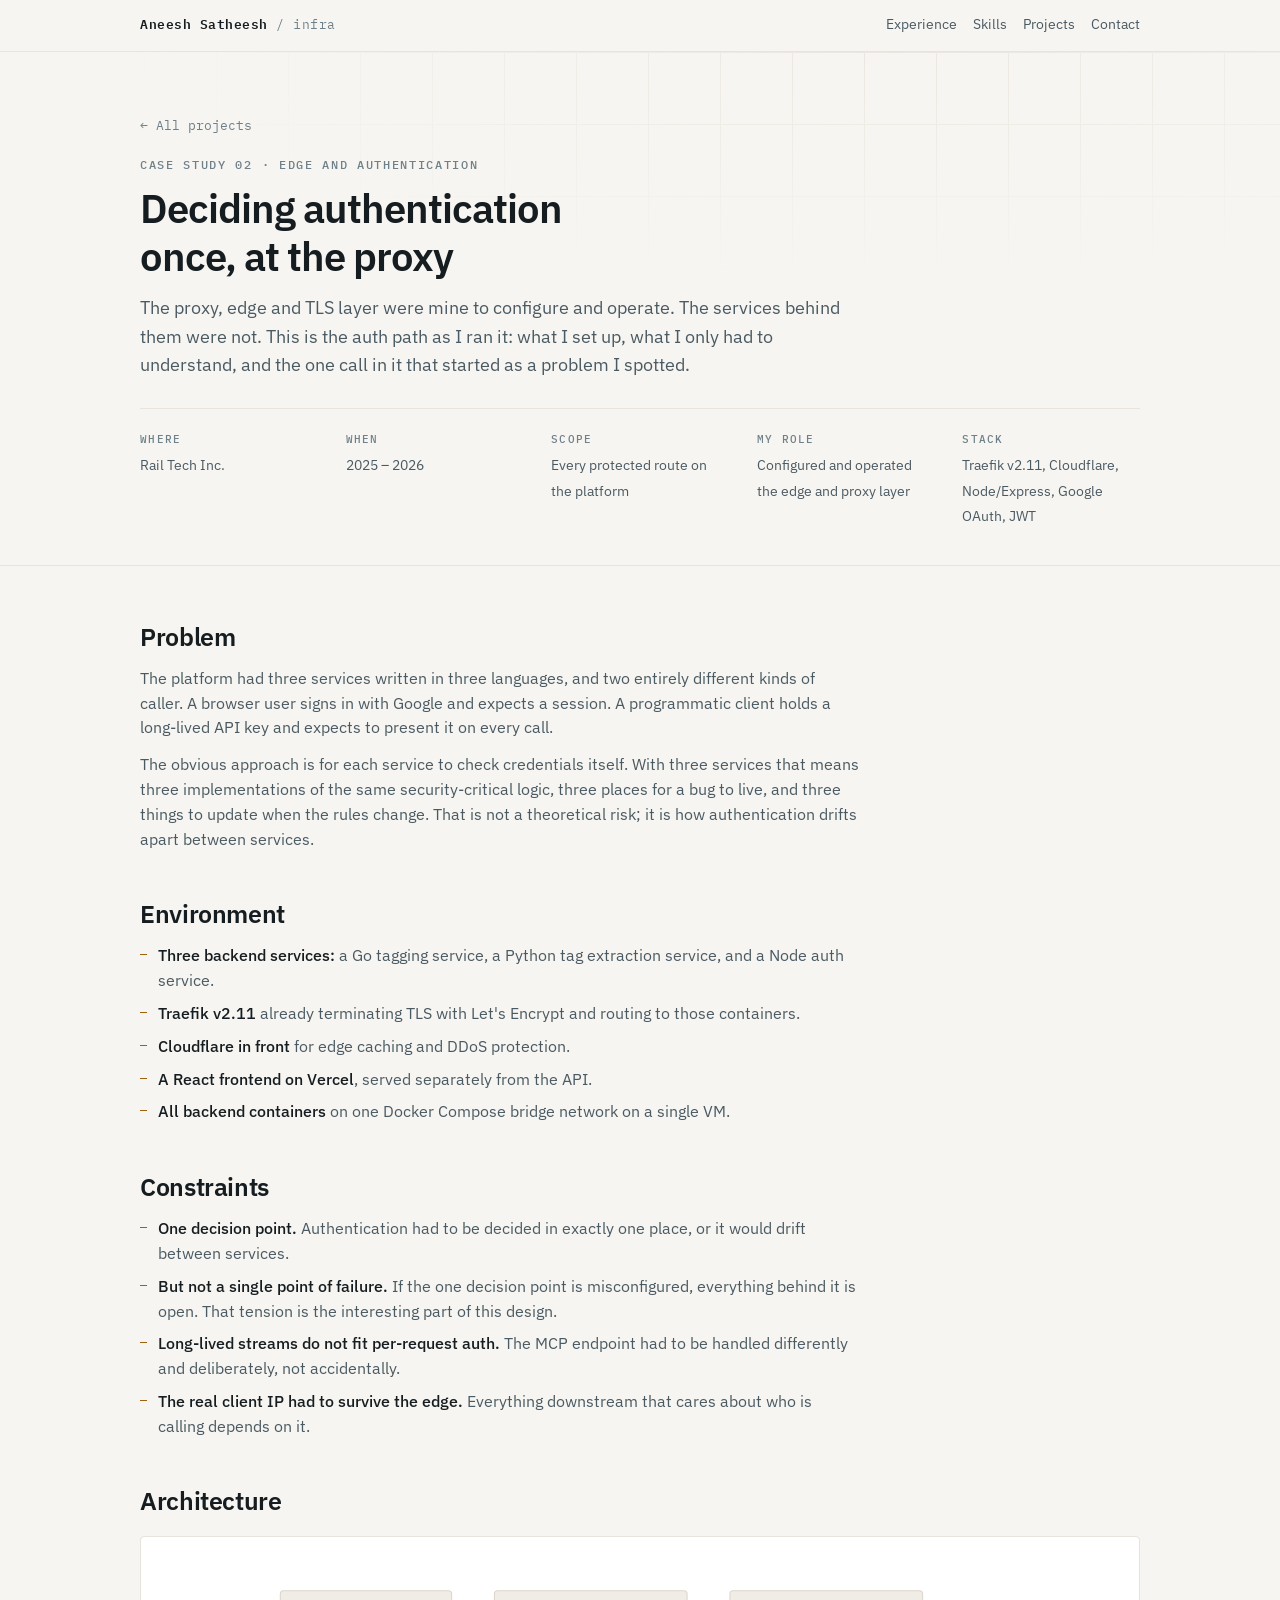
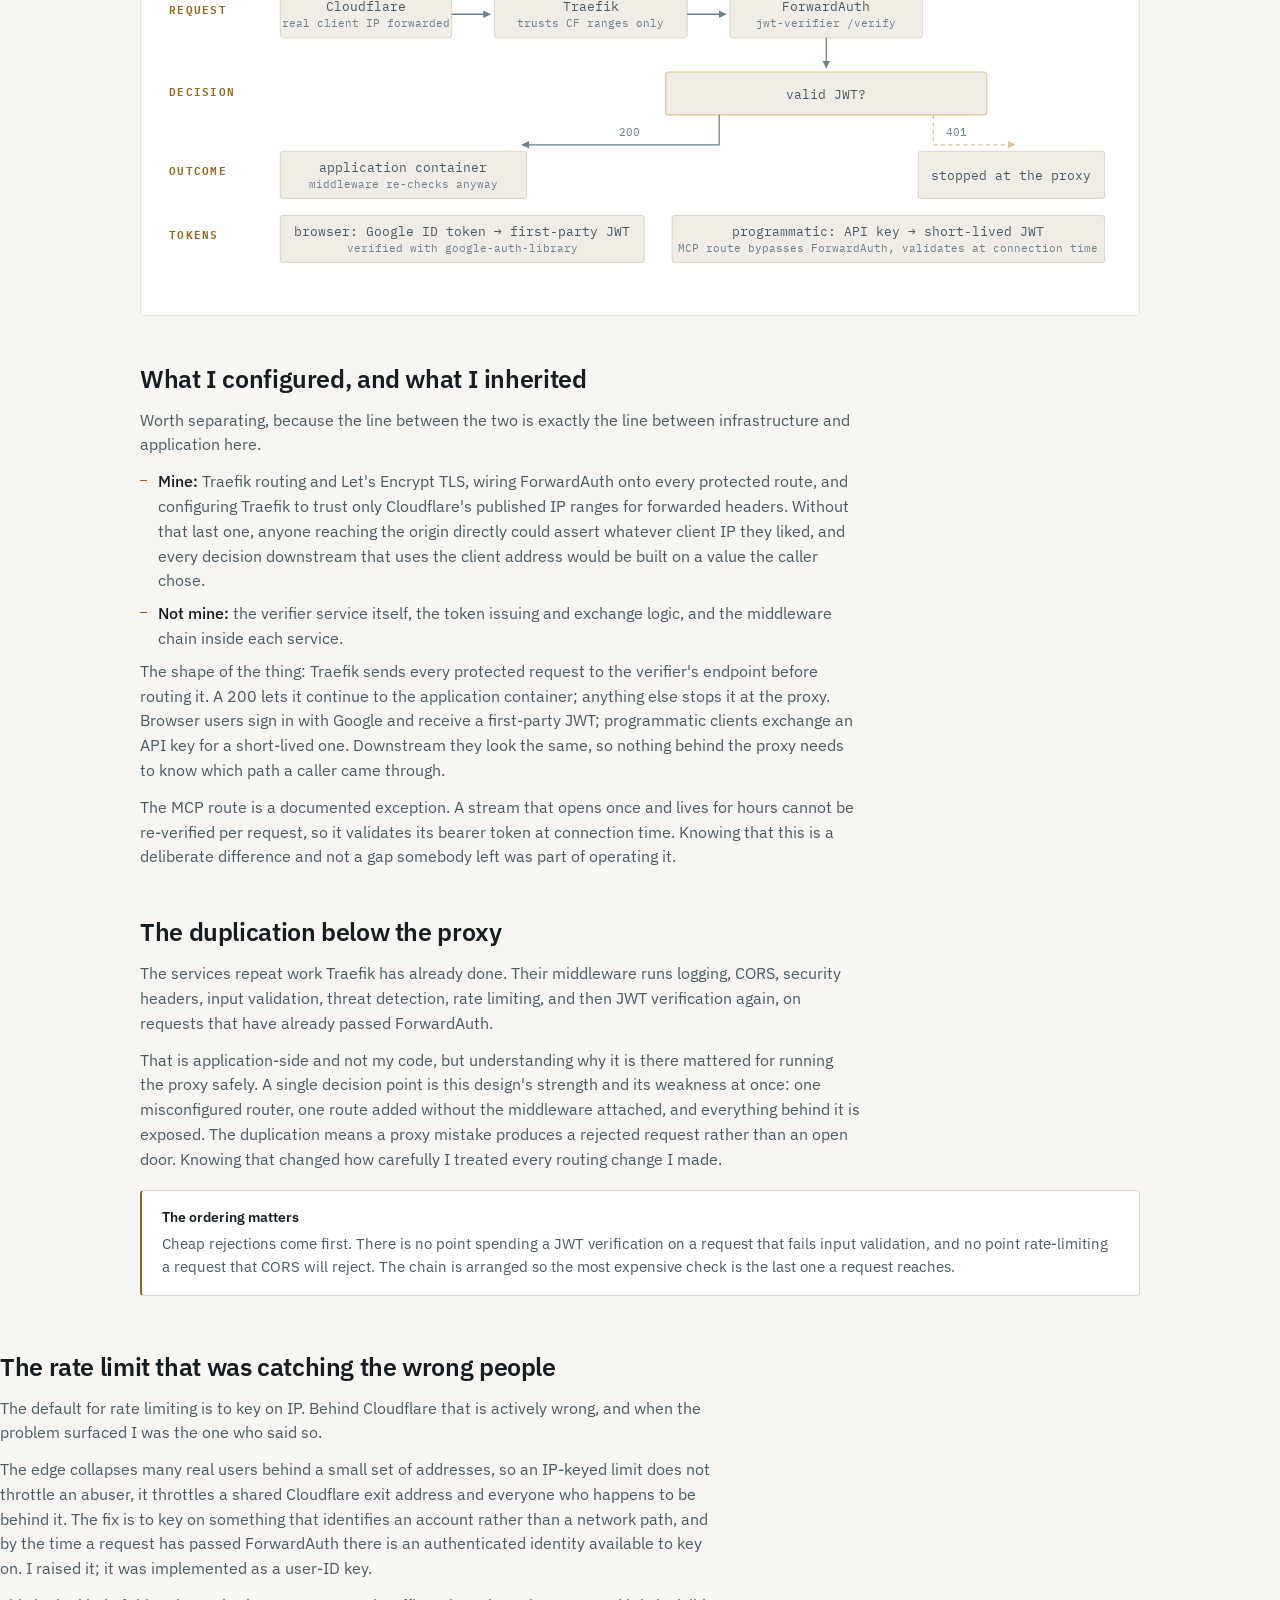
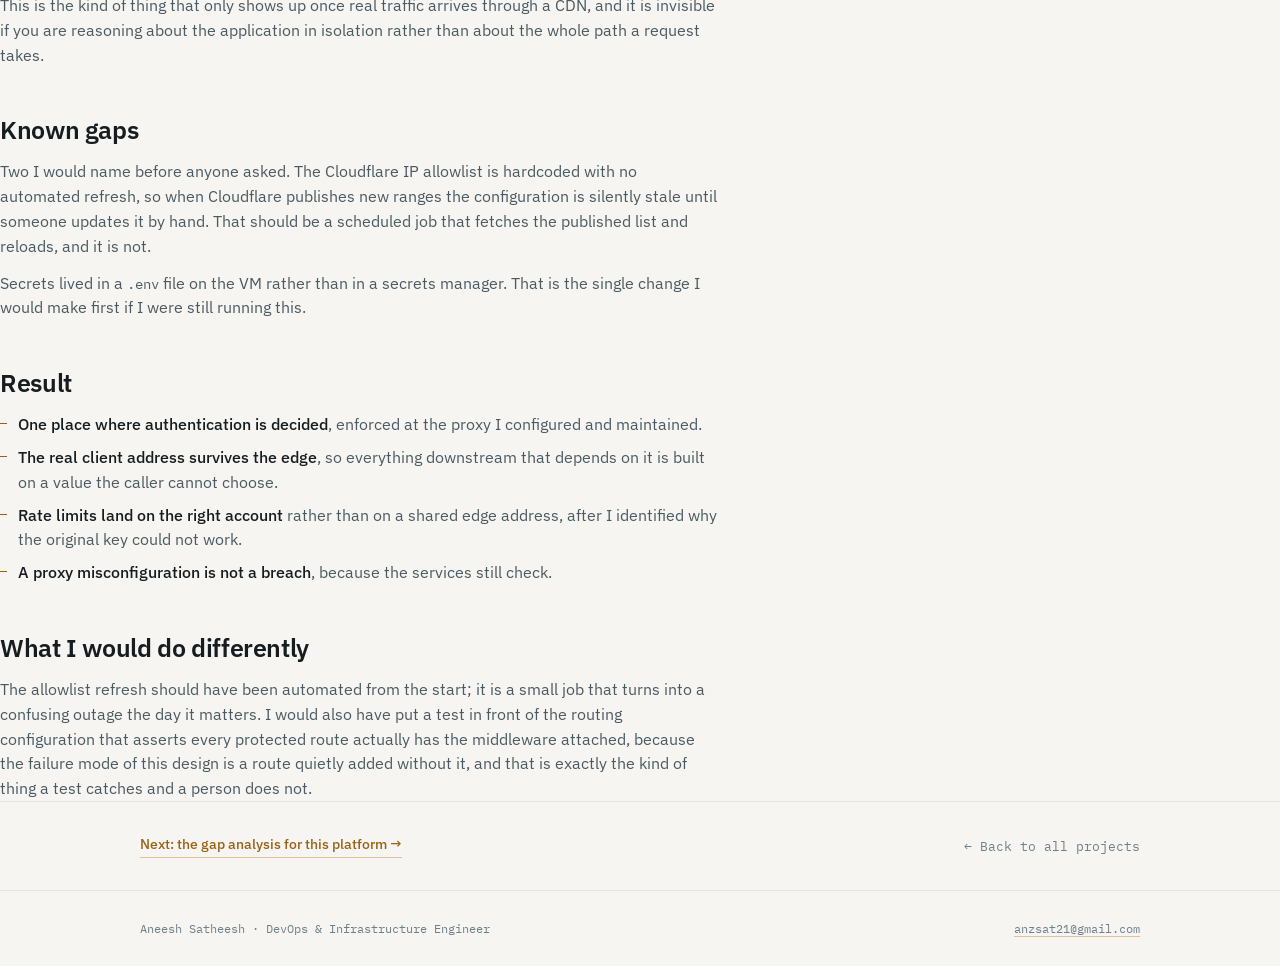
<file: case-studies/edge-auth.html>
<!doctype html>
<html lang="en">
<head>
<meta charset="utf-8">
<meta name="viewport" content="width=device-width, initial-scale=1, viewport-fit=cover">
<title>Edge-to-service authentication — Aneesh Satheesh</title>
<meta name="description" content="Case study: authenticating browser users and programmatic clients once at the proxy with Traefik ForwardAuth, behind Cloudflare, without trusting the edge blindly.">
<link rel="icon" href="data:image/svg+xml,%3Csvg xmlns='http://www.w3.org/2000/svg' viewBox='0 0 32 32'%3E%3Crect width='32' height='32' rx='5' fill='%230e1418'/%3E%3Cpath d='M7 11l5 5-5 5' fill='none' stroke='%23e0a458' stroke-width='2.4' stroke-linecap='round' stroke-linejoin='round'/%3E%3Cpath d='M15 21h10' stroke='%23e0a458' stroke-width='2.4' stroke-linecap='round'/%3E%3C/svg%3E">
<link rel="preconnect" href="https://fonts.googleapis.com">
<link rel="preconnect" href="https://fonts.gstatic.com" crossorigin>
<link rel="stylesheet" href="https://fonts.googleapis.com/css2?family=IBM+Plex+Mono:wght@400;500;600&family=IBM+Plex+Sans:wght@400;500;600;700&display=swap">
<link rel="stylesheet" href="../assets/style.css">
<style>
  .dg-box  { fill: var(--surface-2); stroke: var(--line); stroke-width: 1; rx: 3; }
  .dg-txt  { fill: var(--text-dim); font-family: var(--mono); font-size: 12px; }
  .dg-sub  { fill: var(--text-mute); font-family: var(--mono); font-size: 10.5px; }
  .dg-lane { fill: var(--sand); font-family: var(--mono); font-size: 10px; letter-spacing: .12em; font-weight: 600; }
  .dg-line { stroke: var(--text-mute); stroke-width: 1.2; fill: none; }
  .dg-dash { stroke: var(--sand-dim); stroke-width: 1.2; fill: none; stroke-dasharray: 4 3; }
  .dg-note { fill: var(--text-mute); font-family: var(--mono); font-size: 10.5px; }
</style>
</head>
<body>

<a class="skip" href="#main">Skip to content</a>

<nav class="nav">
  <div class="wrap">
    <a class="nav-id" href="../index.html">Aneesh Satheesh <span>/ infra</span></a>
    <div class="nav-links">
      <a href="../index.html#experience">Experience</a>
      <a href="../index.html#skills">Skills</a>
      <a href="../index.html#projects">Projects</a>
      <a href="../index.html#contact">Contact</a>
    </div>
  </div>
</nav>

<main id="main">

<section class="hero cs-hero">
  <div class="wrap">
    <a class="back" href="../index.html#projects">&larr; All projects</a>
    <p class="eyebrow">Case study 02 &middot; Edge and authentication</p>
    <h1>Deciding authentication once, at the proxy</h1>
    <p class="lede">
      The proxy, edge and TLS layer were mine to configure and operate. The services behind them
      were not. This is the auth path as I ran it: what I set up, what I only had to understand,
      and the one call in it that started as a problem I spotted.
    </p>

    <div class="cs-facts">
      <div><b>Where</b><span>Rail Tech Inc.</span></div>
      <div><b>When</b><span>2025 &ndash; 2026</span></div>
      <div><b>Scope</b><span>Every protected route on the platform</span></div>
      <div><b>My role</b><span>Configured and operated the edge and proxy layer</span></div>
      <div><b>Stack</b><span>Traefik v2.11, Cloudflare, Node/Express, Google OAuth, JWT</span></div>
    </div>
  </div>
</section>

<section class="cs-body">
  <div class="wrap">

    <div class="cs-block">
      <h2>Problem</h2>
      <p>
        The platform had three services written in three languages, and two entirely different
        kinds of caller. A browser user signs in with Google and expects a session. A programmatic
        client holds a long-lived API key and expects to present it on every call.
      </p>
      <p>
        The obvious approach is for each service to check credentials itself. With three services
        that means three implementations of the same security-critical logic, three places for a
        bug to live, and three things to update when the rules change. That
        is not a theoretical risk; it is how authentication drifts apart between services.
      </p>
    </div>

    <div class="cs-block">
      <h2>Environment</h2>
      <ul>
        <li><strong>Three backend services:</strong> a Go tagging service, a Python tag extraction service, and a Node auth service.</li>
        <li><strong>Traefik v2.11</strong> already terminating TLS with Let's Encrypt and routing to those containers.</li>
        <li><strong>Cloudflare in front</strong> for edge caching and DDoS protection.</li>
        <li><strong>A React frontend on Vercel</strong>, served separately from the API.</li>
        <li><strong>All backend containers</strong> on one Docker Compose bridge network on a single VM.</li>
      </ul>
    </div>

    <div class="cs-block">
      <h2>Constraints</h2>
      <ul>
        <li><strong>One decision point.</strong> Authentication had to be decided in exactly one place, or it would drift between services.</li>
        <li><strong>But not a single point of failure.</strong> If the one decision point is misconfigured, everything behind it is open. That tension is the interesting part of this design.</li>
        <li><strong>Long-lived streams do not fit per-request auth.</strong> The MCP endpoint had to be handled differently and deliberately, not accidentally.</li>
        <li><strong>The real client IP had to survive the edge.</strong> Everything downstream that cares about who is calling depends on it.</li>
      </ul>
    </div>

    <div class="cs-block cs-wide">
      <h2>Architecture</h2>

      <div class="diagram-box" style="margin-top:20px">
        <div class="diagram-scroll">
          <svg viewBox="0 0 880 300" role="img" aria-labelledby="eat ead">
            <title id="eat">ForwardAuth request flow</title>
            <desc id="ead">A request arrives from Cloudflare into Traefik. Traefik forwards it to the jwt-verifier service's verify endpoint before routing. A 200 response lets the request continue to the application container; a 401 stops it at the proxy. Browser users obtain a JWT by signing in with Google; programmatic clients exchange an API key for a short-lived JWT. The MCP route bypasses ForwardAuth and validates its bearer token at connection time instead.</desc>
            <defs>
              <marker id="ea" viewBox="0 0 10 10" refX="9" refY="5" markerWidth="6" markerHeight="6" orient="auto-start-reverse">
                <path d="M0 0 L10 5 L0 10 z" style="fill: var(--text-mute)"/>
              </marker>
              <marker id="eb" viewBox="0 0 10 10" refX="9" refY="5" markerWidth="6" markerHeight="6" orient="auto-start-reverse">
                <path d="M0 0 L10 5 L0 10 z" style="fill: var(--sand-dim)"/>
              </marker>
            </defs>

            <text class="dg-lane" x="0" y="46">REQUEST</text>
            <rect class="dg-box" x="104" y="24" width="160" height="44"/>
            <text class="dg-txt" x="184" y="43" text-anchor="middle">Cloudflare</text>
            <text class="dg-sub" x="184" y="58" text-anchor="middle">real client IP forwarded</text>

            <path class="dg-line" d="M264 46 H300" marker-end="url(#ea)"/>
            <rect class="dg-box" x="304" y="24" width="180" height="44"/>
            <text class="dg-txt" x="394" y="43" text-anchor="middle">Traefik</text>
            <text class="dg-sub" x="394" y="58" text-anchor="middle">trusts CF ranges only</text>

            <path class="dg-line" d="M484 46 H520" marker-end="url(#ea)"/>
            <rect class="dg-box" x="524" y="24" width="180" height="44"/>
            <text class="dg-txt" x="614" y="43" text-anchor="middle">ForwardAuth</text>
            <text class="dg-sub" x="614" y="58" text-anchor="middle">jwt-verifier /verify</text>

            <path class="dg-line" d="M614 68 V96" marker-end="url(#ea)"/>
            <text class="dg-lane" x="0" y="122">DECISION</text>
            <rect class="dg-box" x="464" y="100" width="300" height="40" style="stroke: var(--sand-dim)"/>
            <text class="dg-txt" x="614" y="125" text-anchor="middle">valid JWT?</text>

            <path class="dg-line" d="M514 140 V168 H330" marker-end="url(#ea)"/>
            <text class="dg-note" x="420" y="160">200</text>
            <path class="dg-dash" d="M714 140 V168 H790" marker-end="url(#eb)"/>
            <text class="dg-note" x="726" y="160">401</text>

            <text class="dg-lane" x="0" y="196">OUTCOME</text>
            <rect class="dg-box" x="104" y="174" width="230" height="44"/>
            <text class="dg-txt" x="219" y="193" text-anchor="middle">application container</text>
            <text class="dg-sub" x="219" y="208" text-anchor="middle">middleware re-checks anyway</text>

            <rect class="dg-box" x="700" y="174" width="174" height="44"/>
            <text class="dg-txt" x="787" y="201" text-anchor="middle">stopped at the proxy</text>

            <text class="dg-lane" x="0" y="256">TOKENS</text>
            <rect class="dg-box" x="104" y="234" width="340" height="44"/>
            <text class="dg-txt" x="274" y="253" text-anchor="middle">browser: Google ID token &rarr; first-party JWT</text>
            <text class="dg-sub" x="274" y="268" text-anchor="middle">verified with google-auth-library</text>

            <rect class="dg-box" x="470" y="234" width="404" height="44"/>
            <text class="dg-txt" x="672" y="253" text-anchor="middle">programmatic: API key &rarr; short-lived JWT</text>
            <text class="dg-sub" x="672" y="268" text-anchor="middle">MCP route bypasses ForwardAuth, validates at connection time</text>
          </svg>
        </div>
      </div>
    </div>

<div class="cs-block">
      <h2>What I configured, and what I inherited</h2>
      <p>
        Worth separating, because the line between the two is exactly the line between
        infrastructure and application here.
      </p>
      <ul>
        <li><strong>Mine:</strong> Traefik routing and Let's Encrypt TLS, wiring ForwardAuth onto every protected route, and configuring Traefik to trust only Cloudflare's published IP ranges for forwarded headers. Without that last one, anyone reaching the origin directly could assert whatever client IP they liked, and every decision downstream that uses the client address would be built on a value the caller chose.</li>
        <li><strong>Not mine:</strong> the verifier service itself, the token issuing and exchange logic, and the middleware chain inside each service.</li>
      </ul>
      <p>
        The shape of the thing: Traefik sends every protected request to the verifier's endpoint
        before routing it. A 200 lets it continue to the application container; anything else stops
        it at the proxy. Browser users sign in with Google and receive a first-party JWT;
        programmatic clients exchange an API key for a short-lived one. Downstream they look the
        same, so nothing behind the proxy needs to know which path a caller came through.
      </p>
      <p>
        The MCP route is a documented exception. A stream that opens once and lives for hours
        cannot be re-verified per request, so it validates its bearer token at connection time.
        Knowing that this is a deliberate difference and not a gap somebody left was part of
        operating it.
      </p>
    </div>



    <div class="cs-block">
      <h2>The duplication below the proxy</h2>
      <p>
        The services repeat work Traefik has already done. Their middleware runs logging, CORS,
        security headers, input validation, threat detection, rate limiting, and then JWT
        verification again, on requests that have already passed ForwardAuth.
      </p>
      <p>
        That is application-side and not my code, but understanding why it is there mattered for
        running the proxy safely. A single decision point is this design's strength and its
        weakness at once: one misconfigured router, one route added without the middleware
        attached, and everything behind it is exposed. The duplication means a proxy mistake
        produces a rejected request rather than an open door. Knowing that changed how carefully I
        treated every routing change I made.
      </p>
    </div>
      <div class="callout">
        <b>The ordering matters</b>
        Cheap rejections come first. There is no point spending a JWT verification on a request
        that fails input validation, and no point rate-limiting a request that CORS will reject.
        The chain is arranged so the most expensive check is the last one a request reaches.
      </div>
    </div>

    <div class="cs-block">
      <h2>The rate limit that was catching the wrong people</h2>
      <p>
        The default for rate limiting is to key on IP. Behind Cloudflare that is actively wrong,
        and when the problem surfaced I was the one who said so.
      </p>
      <p>
        The edge collapses many real users behind a small set of addresses, so an IP-keyed limit
        does not throttle an abuser, it throttles a shared Cloudflare exit address and everyone
        who happens to be behind it. The fix is to key on something that identifies an account
        rather than a network path, and by the time a request has passed ForwardAuth there is an
        authenticated identity available to key on. I raised it; it was implemented as a user-ID
        key.
      </p>
      <p>
        This is the kind of thing that only shows up once real traffic arrives through a CDN, and
        it is invisible if you are reasoning about the application in isolation rather than about
        the whole path a request takes.
      </p>
    </div>

    <div class="cs-block">
      <h2>Known gaps</h2>
      <p>
        Two I would name before anyone asked. The Cloudflare IP allowlist is hardcoded with no
        automated refresh, so when Cloudflare publishes new ranges the configuration is silently
        stale until someone updates it by hand. That should be a scheduled job that fetches the
        published list and reloads, and it is not.
      </p>
      <p>
        Secrets lived in a <code>.env</code> file on the VM rather than in a secrets manager.
        That is the single change I would make first if I were still running this.
      </p>
    </div>

    <div class="cs-block">
      <h2>Result</h2>
      <ul>
        <li><strong>One place where authentication is decided</strong>, enforced at the proxy I configured and maintained.</li>
        <li><strong>The real client address survives the edge</strong>, so everything downstream that depends on it is built on a value the caller cannot choose.</li>
        <li><strong>Rate limits land on the right account</strong> rather than on a shared edge address, after I identified why the original key could not work.</li>
        <li><strong>A proxy misconfiguration is not a breach</strong>, because the services still check.</li>
      </ul>
    </div>

    <div class="cs-block">
      <h2>What I would do differently</h2>
      <p>
        The allowlist refresh should have been automated from the start; it is a small job that
        turns into a confusing outage the day it matters. I would also have put a test in front
        of the routing configuration that asserts every protected route actually has the
        middleware attached, because the failure mode of this design is a route quietly added
        without it, and that is exactly the kind of thing a test catches and a person does not.
      </p>
    </div>

  </div>
</section>

<section class="cs-next">
  <div class="wrap">
    <a class="cs-link" href="platform-gaps.html">Next: the gap analysis for this platform &rarr;</a>
    <a class="back" style="margin:0" href="../index.html#projects">&larr; Back to all projects</a>
  </div>
</section>

</main>

<footer class="foot">
  <div class="wrap">
    <span>Aneesh Satheesh &middot; DevOps &amp; Infrastructure Engineer</span>
    <span><a href="mailto:anzsat21@gmail.com">anzsat21@gmail.com</a></span>
  </div>
</footer>

</body>
</html>
</file>
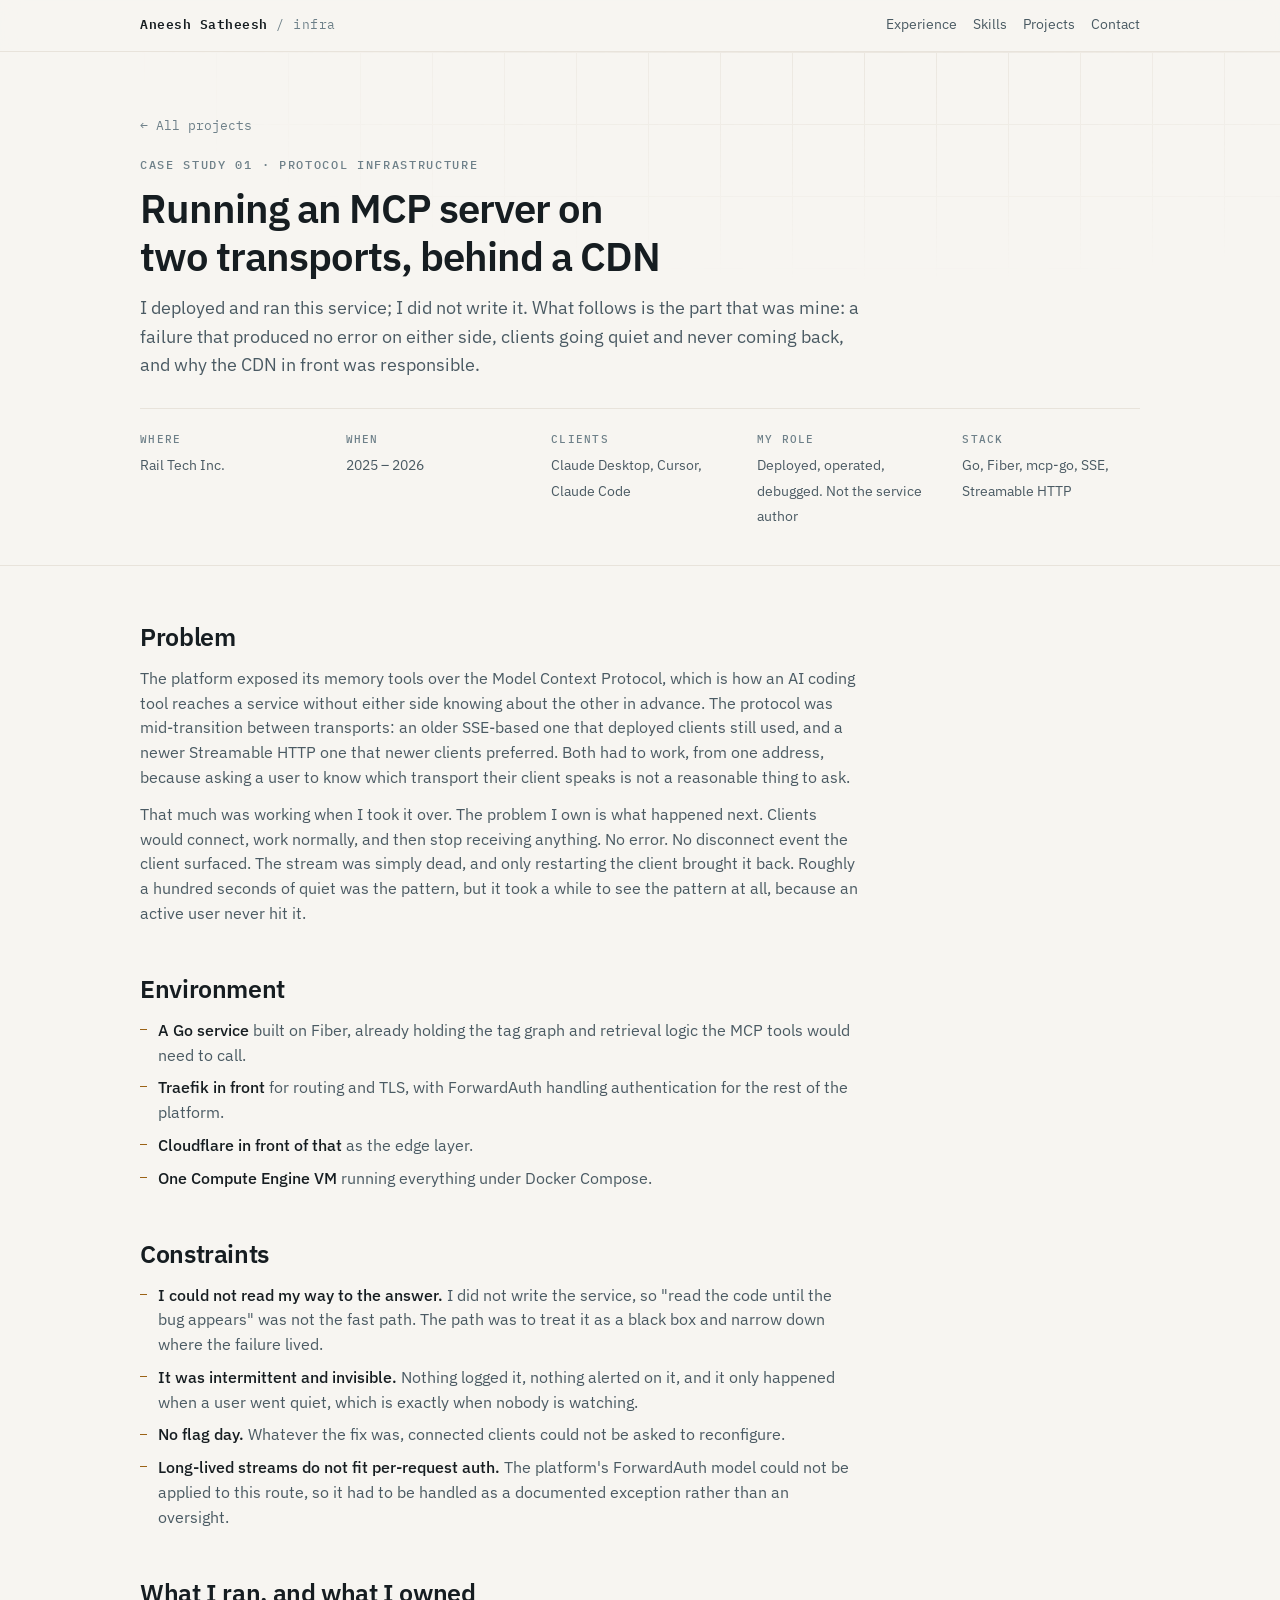
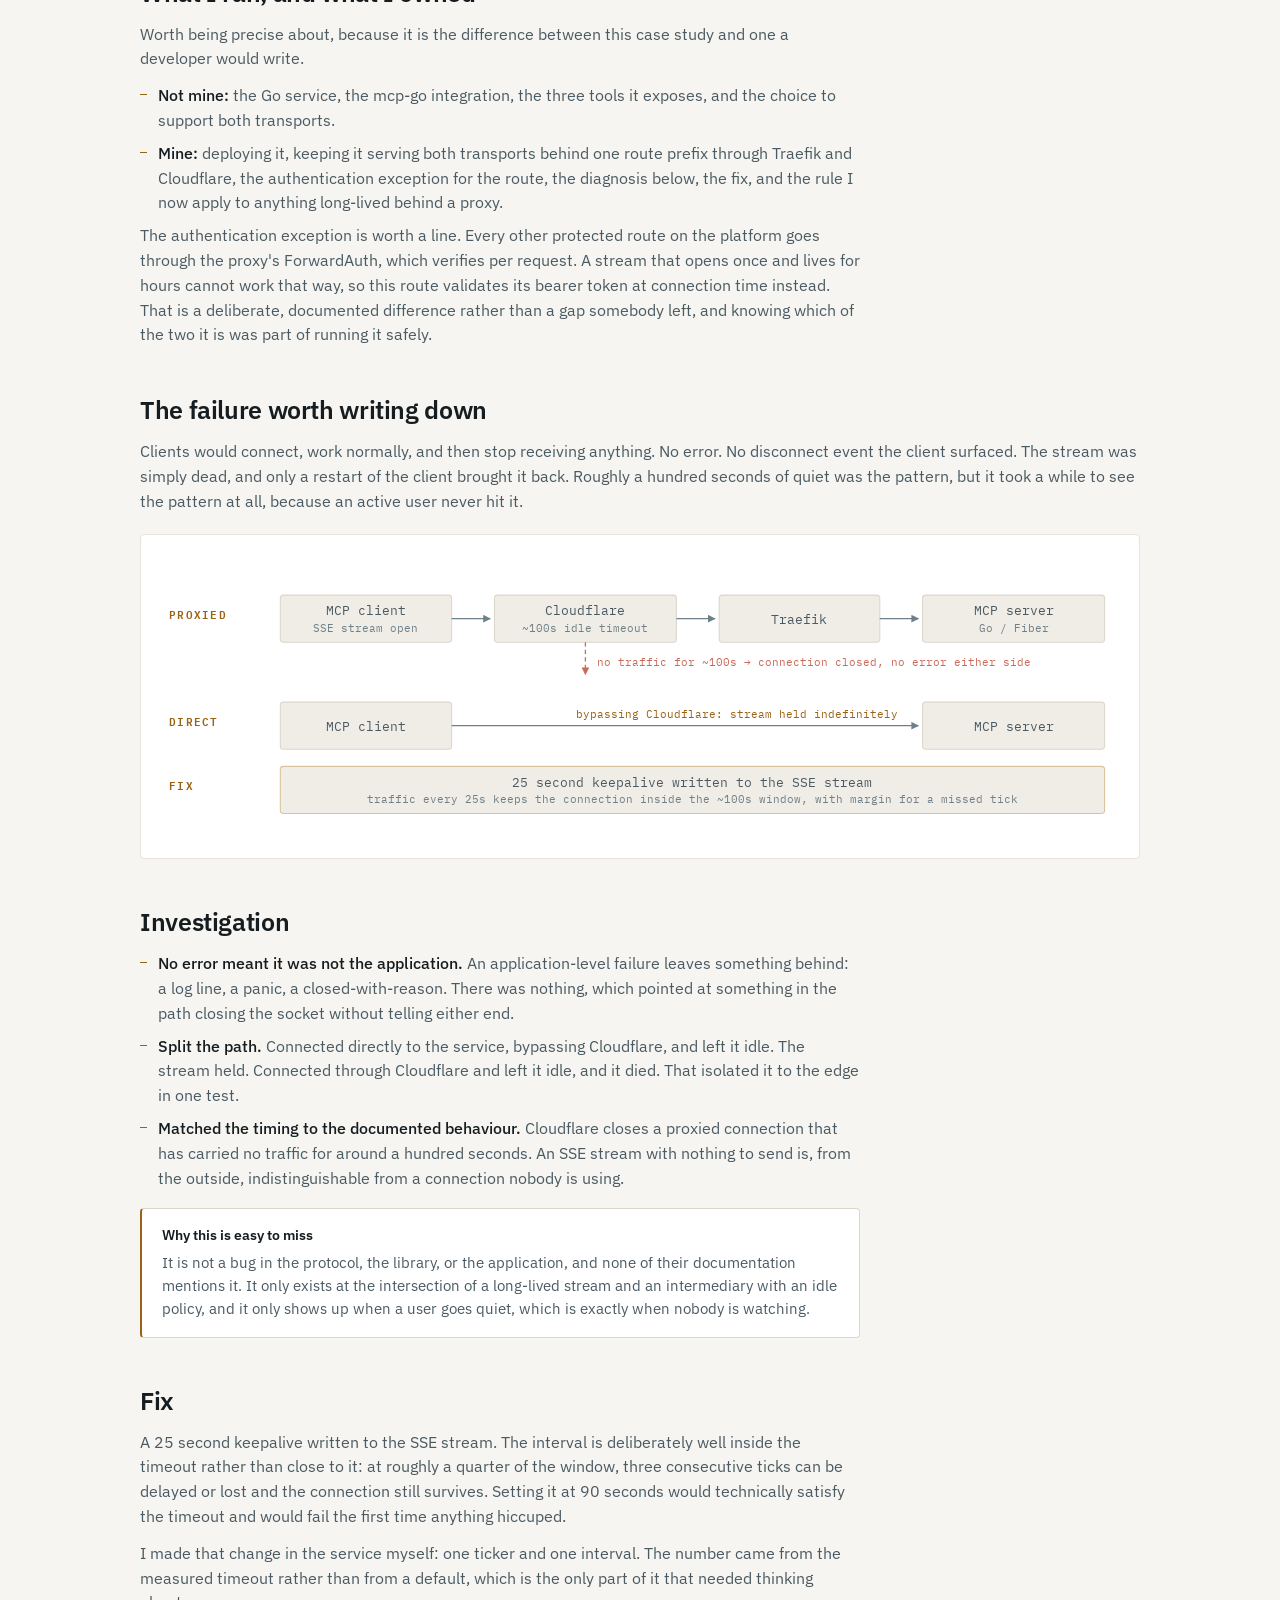
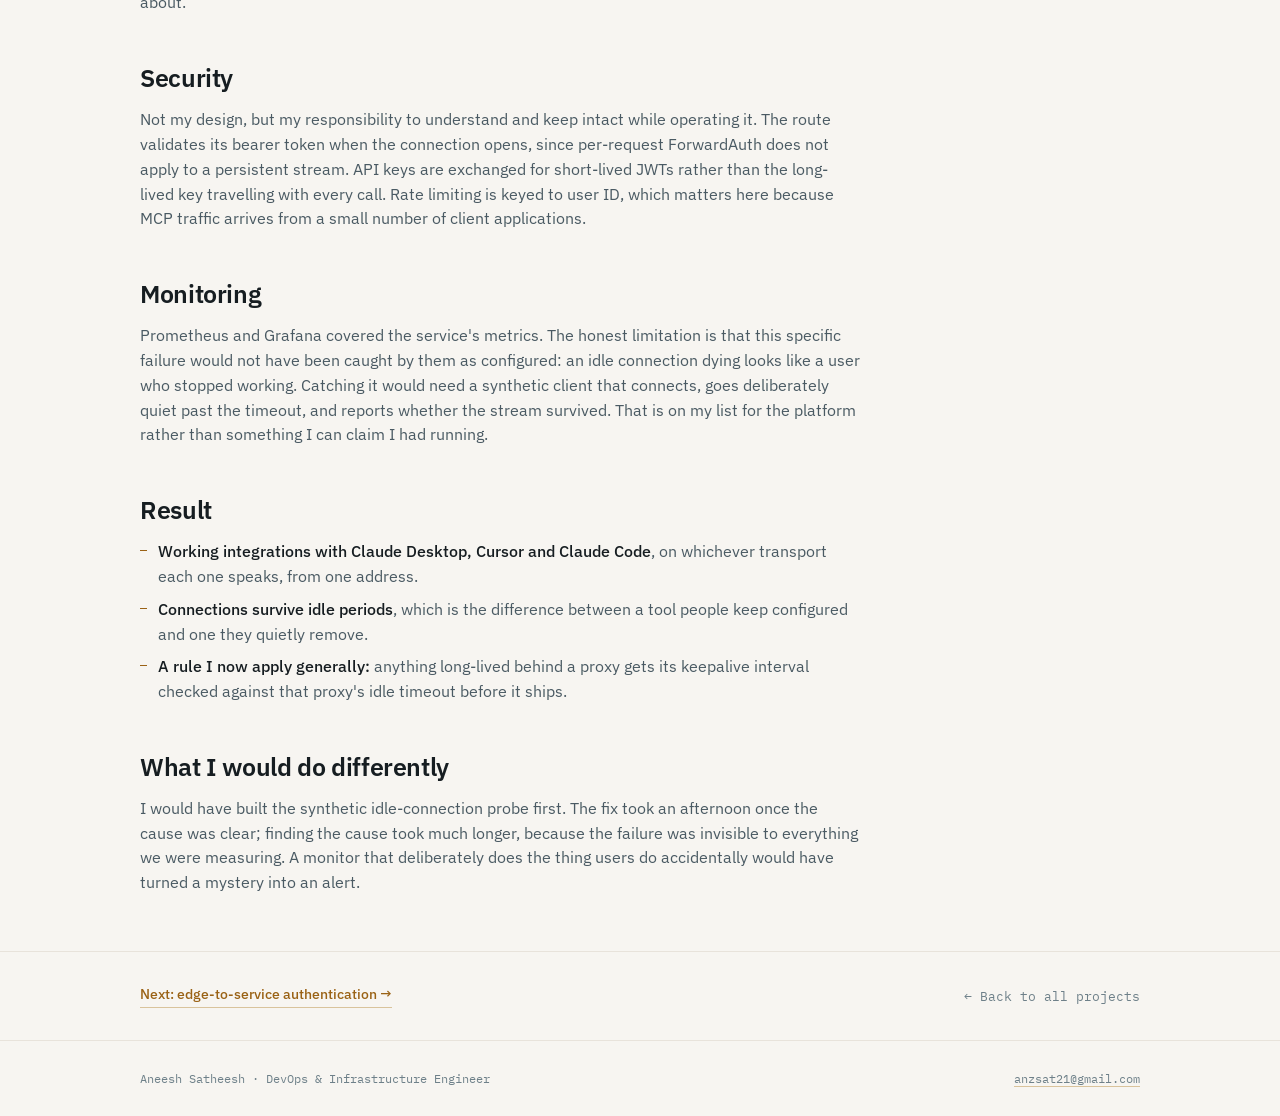
<file: case-studies/mcp-server.html>
<!doctype html>
<html lang="en">
<head>
<meta charset="utf-8">
<meta name="viewport" content="width=device-width, initial-scale=1, viewport-fit=cover">
<title>An MCP server in production — Aneesh Satheesh</title>
<meta name="description" content="Case study: running a Model Context Protocol server on two transports behind a CDN, and the idle-timeout bug that was silently dropping client connections.">
<link rel="icon" href="data:image/svg+xml,%3Csvg xmlns='http://www.w3.org/2000/svg' viewBox='0 0 32 32'%3E%3Crect width='32' height='32' rx='5' fill='%230e1418'/%3E%3Cpath d='M7 11l5 5-5 5' fill='none' stroke='%23e0a458' stroke-width='2.4' stroke-linecap='round' stroke-linejoin='round'/%3E%3Cpath d='M15 21h10' stroke='%23e0a458' stroke-width='2.4' stroke-linecap='round'/%3E%3C/svg%3E">
<link rel="preconnect" href="https://fonts.googleapis.com">
<link rel="preconnect" href="https://fonts.gstatic.com" crossorigin>
<link rel="stylesheet" href="https://fonts.googleapis.com/css2?family=IBM+Plex+Mono:wght@400;500;600&family=IBM+Plex+Sans:wght@400;500;600;700&display=swap">
<link rel="stylesheet" href="../assets/style.css">
<style>
  .dg-box  { fill: var(--surface-2); stroke: var(--line); stroke-width: 1; rx: 3; }
  .dg-txt  { fill: var(--text-dim); font-family: var(--mono); font-size: 12px; }
  .dg-sub  { fill: var(--text-mute); font-family: var(--mono); font-size: 10.5px; }
  .dg-lane { fill: var(--sand); font-family: var(--mono); font-size: 10px; letter-spacing: .12em; font-weight: 600; }
  .dg-line { stroke: var(--text-mute); stroke-width: 1.2; fill: none; }
  .dg-bad  { stroke: #c96a5a; stroke-width: 1.2; fill: none; stroke-dasharray: 4 3; }
  .dg-note { fill: var(--sand); font-family: var(--mono); font-size: 10.5px; }
  .dg-badt { fill: #c96a5a; font-family: var(--mono); font-size: 10.5px; }
</style>
</head>
<body>

<a class="skip" href="#main">Skip to content</a>

<nav class="nav">
  <div class="wrap">
    <a class="nav-id" href="../index.html">Aneesh Satheesh <span>/ infra</span></a>
    <div class="nav-links">
      <a href="../index.html#experience">Experience</a>
      <a href="../index.html#skills">Skills</a>
      <a href="../index.html#projects">Projects</a>
      <a href="../index.html#contact">Contact</a>
    </div>
  </div>
</nav>

<main id="main">

<section class="hero cs-hero">
  <div class="wrap">
    <a class="back" href="../index.html#projects">&larr; All projects</a>
    <p class="eyebrow">Case study 01 &middot; Protocol infrastructure</p>
    <h1>Running an MCP server on two transports, behind a CDN</h1>
    <p class="lede">
      I deployed and ran this service; I did not write it. What follows is the part that was
      mine: a failure that produced no error on either side, clients going quiet and never
      coming back, and why the CDN in front was responsible.
    </p>

    <div class="cs-facts">
      <div><b>Where</b><span>Rail Tech Inc.</span></div>
      <div><b>When</b><span>2025 &ndash; 2026</span></div>
      <div><b>Clients</b><span>Claude Desktop, Cursor, Claude Code</span></div>
      <div><b>My role</b><span>Deployed, operated, debugged. Not the service author</span></div>
      <div><b>Stack</b><span>Go, Fiber, mcp-go, SSE, Streamable HTTP</span></div>
    </div>
  </div>
</section>

<section class="cs-body">
  <div class="wrap">

    <div class="cs-block">
      <h2>Problem</h2>
      <p>
        The platform exposed its memory tools over the Model Context Protocol, which is how an
        AI coding tool reaches a service without either side knowing about the other in advance.
        The protocol was mid-transition between transports: an older SSE-based one that deployed
        clients still used, and a newer Streamable HTTP one that newer clients preferred. Both
        had to work, from one address, because asking a user to know which transport their client
        speaks is not a reasonable thing to ask.
      </p>
      <p>
        That much was working when I took it over. The problem I own is what happened next.
        Clients would connect, work normally, and then stop receiving anything. No error. No
        disconnect event the client surfaced. The stream was simply dead, and only restarting the
        client brought it back. Roughly a hundred seconds of quiet was the pattern, but it took a
        while to see the pattern at all, because an active user never hit it.
      </p>
    </div>

    <div class="cs-block">
      <h2>Environment</h2>
      <ul>
        <li><strong>A Go service</strong> built on Fiber, already holding the tag graph and retrieval logic the MCP tools would need to call.</li>
        <li><strong>Traefik in front</strong> for routing and TLS, with ForwardAuth handling authentication for the rest of the platform.</li>
        <li><strong>Cloudflare in front of that</strong> as the edge layer.</li>
        <li><strong>One Compute Engine VM</strong> running everything under Docker Compose.</li>
      </ul>
    </div>

    <div class="cs-block">
      <h2>Constraints</h2>
      <ul>
        <li><strong>I could not read my way to the answer.</strong> I did not write the service, so "read the code until the bug appears" was not the fast path. The path was to treat it as a black box and narrow down where the failure lived.</li>
        <li><strong>It was intermittent and invisible.</strong> Nothing logged it, nothing alerted on it, and it only happened when a user went quiet, which is exactly when nobody is watching.</li>
        <li><strong>No flag day.</strong> Whatever the fix was, connected clients could not be asked to reconfigure.</li>
        <li><strong>Long-lived streams do not fit per-request auth.</strong> The platform's ForwardAuth model could not be applied to this route, so it had to be handled as a documented exception rather than an oversight.</li>
      </ul>
    </div>

    <div class="cs-block">
      <h2>What I ran, and what I owned</h2>
      <p>
        Worth being precise about, because it is the difference between this case study and one
        a developer would write.
      </p>
      <ul>
        <li><strong>Not mine:</strong> the Go service, the mcp-go integration, the three tools it exposes, and the choice to support both transports.</li>
        <li><strong>Mine:</strong> deploying it, keeping it serving both transports behind one route prefix through Traefik and Cloudflare, the authentication exception for the route, the diagnosis below, the fix, and the rule I now apply to anything long-lived behind a proxy.</li>
      </ul>
      <p>
        The authentication exception is worth a line. Every other protected route on the platform
        goes through the proxy's ForwardAuth, which verifies per request. A stream that opens once
        and lives for hours cannot work that way, so this route validates its bearer token at
        connection time instead. That is a deliberate, documented difference rather than a gap
        somebody left, and knowing which of the two it is was part of running it safely.
      </p>
    </div>

    <div class="cs-block cs-wide">
      <h2>The failure worth writing down</h2>
      <p>
        Clients would connect, work normally, and then stop receiving anything. No error. No
        disconnect event the client surfaced. The stream was simply dead, and only a restart of
        the client brought it back. Roughly a hundred seconds of quiet was the pattern, but it
        took a while to see the pattern at all, because an active user never hit it.
      </p>

      <div class="diagram-box" style="margin-top:20px">
        <div class="diagram-scroll">
          <svg viewBox="0 0 880 250" role="img" aria-labelledby="mct mcd">
            <title id="mct">Where the SSE connection was being dropped</title>
            <desc id="mcd">An MCP client connects through Cloudflare and Traefik to the MCP server. A direct connection bypassing Cloudflare stayed open. The connection through Cloudflare was closed after about 100 seconds of no traffic, because an idle server-sent-events stream looks like an idle connection. A 25 second keepalive from the server keeps traffic flowing inside that window.</desc>
            <defs>
              <marker id="ma" viewBox="0 0 10 10" refX="9" refY="5" markerWidth="6" markerHeight="6" orient="auto-start-reverse">
                <path d="M0 0 L10 5 L0 10 z" style="fill: var(--text-mute)"/>
              </marker>
              <marker id="mb" viewBox="0 0 10 10" refX="9" refY="5" markerWidth="6" markerHeight="6" orient="auto-start-reverse">
                <path d="M0 0 L10 5 L0 10 z" style="fill: #c96a5a"/>
              </marker>
            </defs>

            <text class="dg-lane" x="0" y="52">PROXIED</text>
            <rect class="dg-box" x="104" y="30" width="160" height="44"/>
            <text class="dg-txt" x="184" y="49" text-anchor="middle">MCP client</text>
            <text class="dg-sub" x="184" y="64" text-anchor="middle">SSE stream open</text>

            <path class="dg-line" d="M264 52 H300" marker-end="url(#ma)"/>
            <rect class="dg-box" x="304" y="30" width="170" height="44"/>
            <text class="dg-txt" x="389" y="49" text-anchor="middle">Cloudflare</text>
            <text class="dg-sub" x="389" y="64" text-anchor="middle">~100s idle timeout</text>

            <path class="dg-line" d="M474 52 H510" marker-end="url(#ma)"/>
            <rect class="dg-box" x="514" y="30" width="150" height="44"/>
            <text class="dg-txt" x="589" y="57" text-anchor="middle">Traefik</text>

            <path class="dg-line" d="M664 52 H700" marker-end="url(#ma)"/>
            <rect class="dg-box" x="704" y="30" width="170" height="44"/>
            <text class="dg-txt" x="789" y="49" text-anchor="middle">MCP server</text>
            <text class="dg-sub" x="789" y="64" text-anchor="middle">Go / Fiber</text>

            <path class="dg-bad" d="M389 74 V104" marker-end="url(#mb)"/>
            <text class="dg-badt" x="400" y="96">no traffic for ~100s &rarr; connection closed, no error either side</text>

            <text class="dg-lane" x="0" y="152">DIRECT</text>
            <rect class="dg-box" x="104" y="130" width="160" height="44"/>
            <text class="dg-txt" x="184" y="157" text-anchor="middle">MCP client</text>
            <path class="dg-line" d="M264 152 H700" marker-end="url(#ma)"/>
            <text class="dg-note" x="380" y="145">bypassing Cloudflare: stream held indefinitely</text>
            <rect class="dg-box" x="704" y="130" width="170" height="44"/>
            <text class="dg-txt" x="789" y="157" text-anchor="middle">MCP server</text>

            <text class="dg-lane" x="0" y="212">FIX</text>
            <rect class="dg-box" x="104" y="190" width="770" height="44" style="stroke: var(--sand-dim)"/>
            <text class="dg-txt" x="489" y="209" text-anchor="middle">25 second keepalive written to the SSE stream</text>
            <text class="dg-sub" x="489" y="224" text-anchor="middle">traffic every 25s keeps the connection inside the ~100s window, with margin for a missed tick</text>
          </svg>
        </div>
      </div>
    </div>

    <div class="cs-block">
      <h2>Investigation</h2>
      <ul>
        <li><strong>No error meant it was not the application.</strong> An application-level failure leaves something behind: a log line, a panic, a closed-with-reason. There was nothing, which pointed at something in the path closing the socket without telling either end.</li>
        <li><strong>Split the path.</strong> Connected directly to the service, bypassing Cloudflare, and left it idle. The stream held. Connected through Cloudflare and left it idle, and it died. That isolated it to the edge in one test.</li>
        <li><strong>Matched the timing to the documented behaviour.</strong> Cloudflare closes a proxied connection that has carried no traffic for around a hundred seconds. An SSE stream with nothing to send is, from the outside, indistinguishable from a connection nobody is using.</li>
      </ul>
      <div class="callout">
        <b>Why this is easy to miss</b>
        It is not a bug in the protocol, the library, or the application, and none of their
        documentation mentions it. It only exists at the intersection of a long-lived stream and
        an intermediary with an idle policy, and it only shows up when a user goes quiet, which
        is exactly when nobody is watching.
      </div>
    </div>

    <div class="cs-block">
      <h2>Fix</h2>
      <p>
        A 25 second keepalive written to the SSE stream. The interval is deliberately well inside
        the timeout rather than close to it: at roughly a quarter of the window, three consecutive
        ticks can be delayed or lost and the connection still survives. Setting it at 90 seconds
        would technically satisfy the timeout and would fail the first time anything hiccuped.
      </p>
      <p>
        I made that change in the service myself: one ticker and one interval. The number came
        from the measured timeout rather than from a default, which is the only part of it that
        needed thinking about.
      </p>
    </div>

    <div class="cs-block">
      <h2>Security</h2>
      <p>
        Not my design, but my responsibility to understand and keep intact while operating it.
        The route validates its bearer token when the connection opens, since per-request
        ForwardAuth does not apply to a persistent stream. API keys are exchanged for short-lived
        JWTs rather than the long-lived key travelling with every call. Rate limiting is keyed to
        user ID, which matters here because MCP traffic arrives from a small number of client
        applications.
      </p>
    </div>

    <div class="cs-block">
      <h2>Monitoring</h2>
      <p>
        Prometheus and Grafana covered the service's metrics. The honest limitation is that this
        specific failure would not have been caught by them as configured: an idle connection
        dying looks like a user who stopped working. Catching it would need a synthetic client
        that connects, goes deliberately quiet past the timeout, and reports whether the stream
        survived. That is on my list for the platform rather than something I can claim I had
        running.
      </p>
    </div>

    <div class="cs-block">
      <h2>Result</h2>
      <ul>
        <li><strong>Working integrations with Claude Desktop, Cursor and Claude Code</strong>, on whichever transport each one speaks, from one address.</li>
        <li><strong>Connections survive idle periods</strong>, which is the difference between a tool people keep configured and one they quietly remove.</li>
        <li><strong>A rule I now apply generally:</strong> anything long-lived behind a proxy gets its keepalive interval checked against that proxy's idle timeout before it ships.</li>
      </ul>
    </div>

    <div class="cs-block">
      <h2>What I would do differently</h2>
      <p>
        I would have built the synthetic idle-connection probe first. The fix took an afternoon
        once the cause was clear; finding the cause took much longer, because the failure was
        invisible to everything we were measuring. A monitor that deliberately does the thing
        users do accidentally would have turned a mystery into an alert.
      </p>
    </div>

  </div>
</section>

<section class="cs-next">
  <div class="wrap">
    <a class="cs-link" href="edge-auth.html">Next: edge-to-service authentication &rarr;</a>
    <a class="back" style="margin:0" href="../index.html#projects">&larr; Back to all projects</a>
  </div>
</section>

</main>

<footer class="foot">
  <div class="wrap">
    <span>Aneesh Satheesh &middot; DevOps &amp; Infrastructure Engineer</span>
    <span><a href="mailto:anzsat21@gmail.com">anzsat21@gmail.com</a></span>
  </div>
</footer>

</body>
</html>
</file>
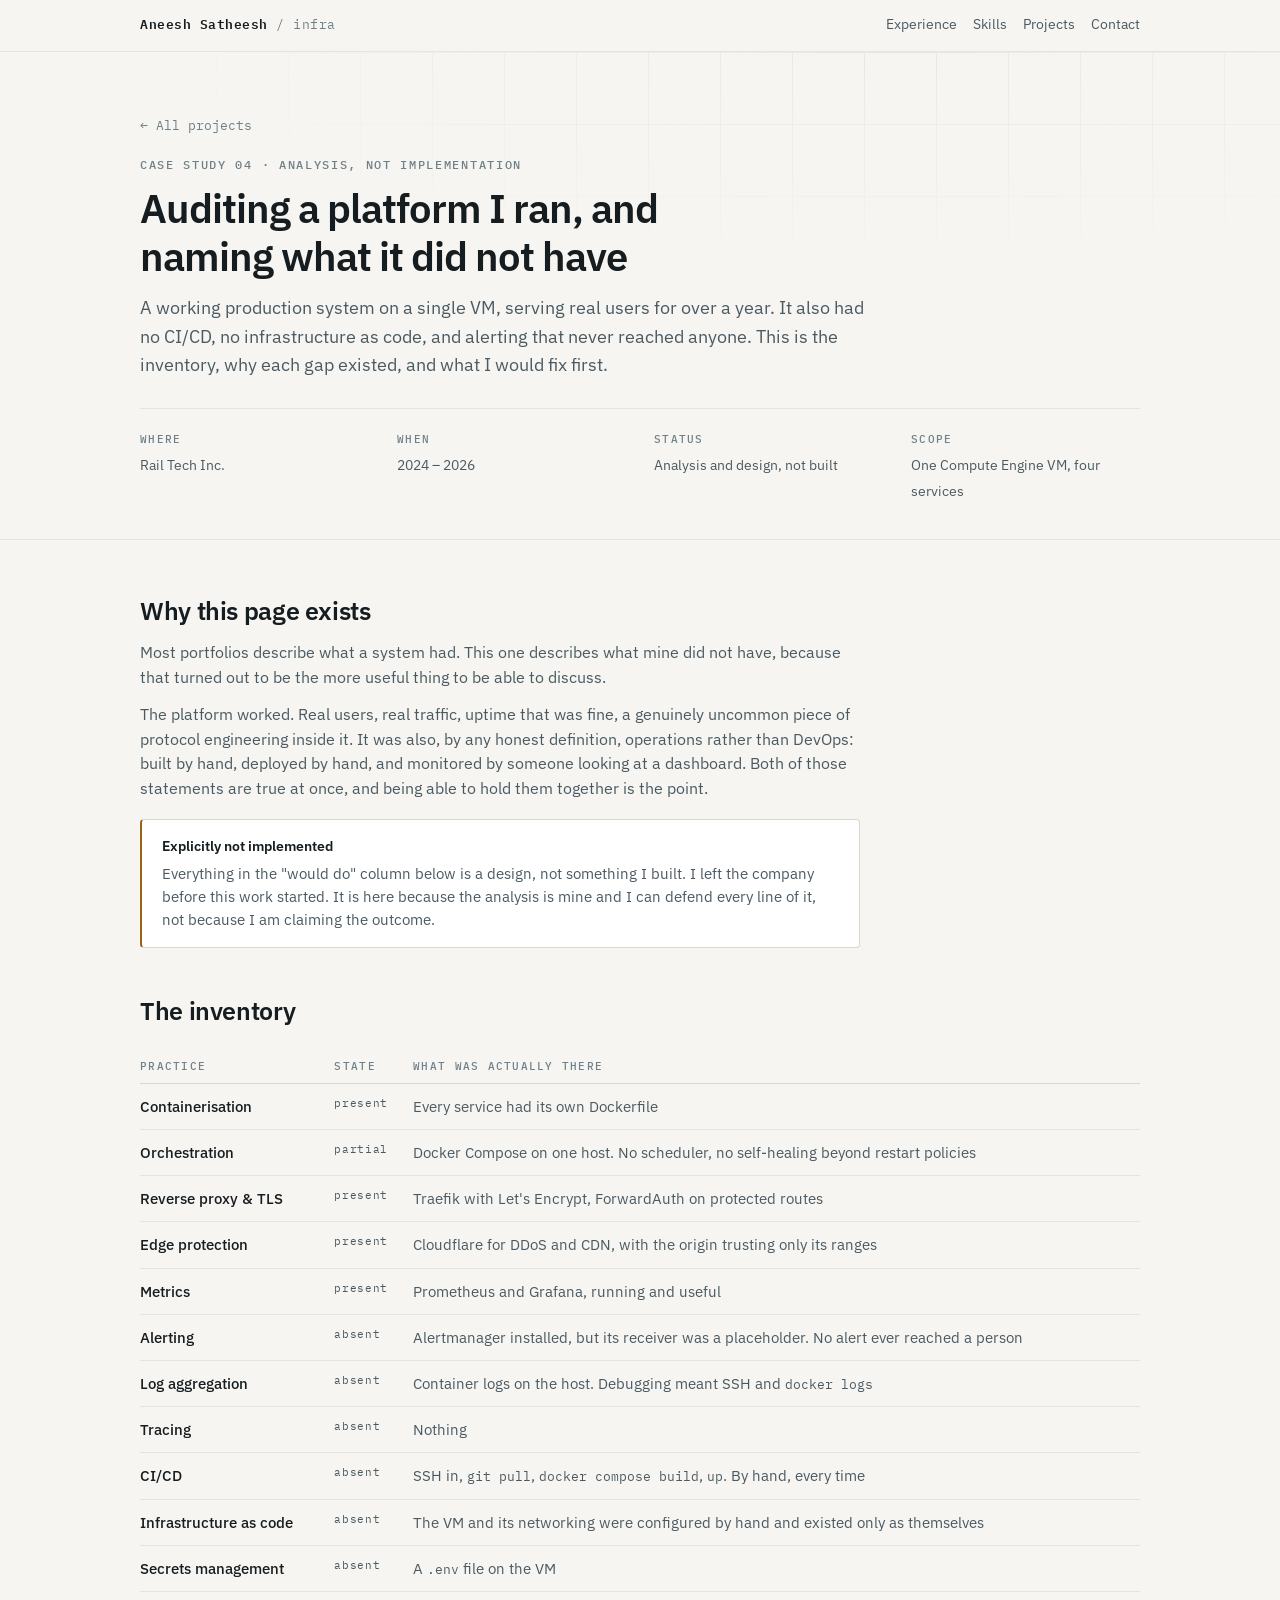
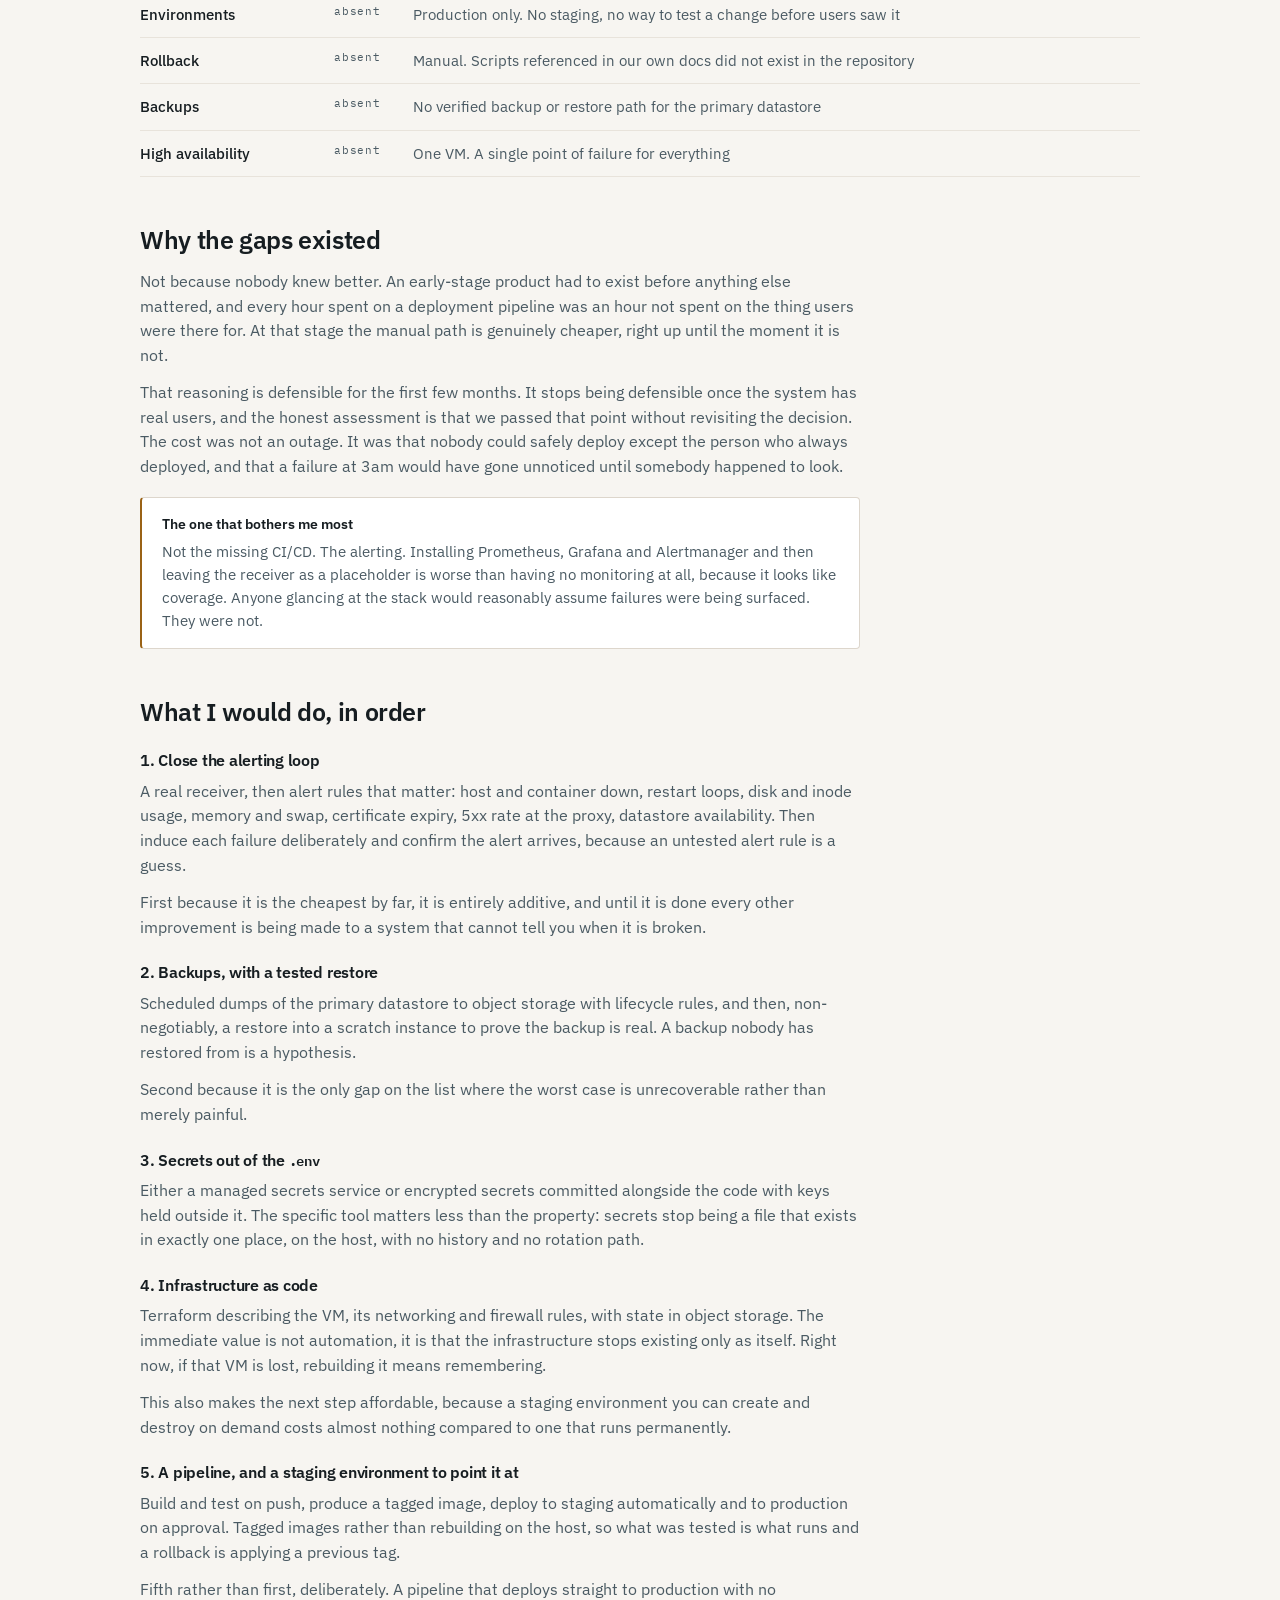
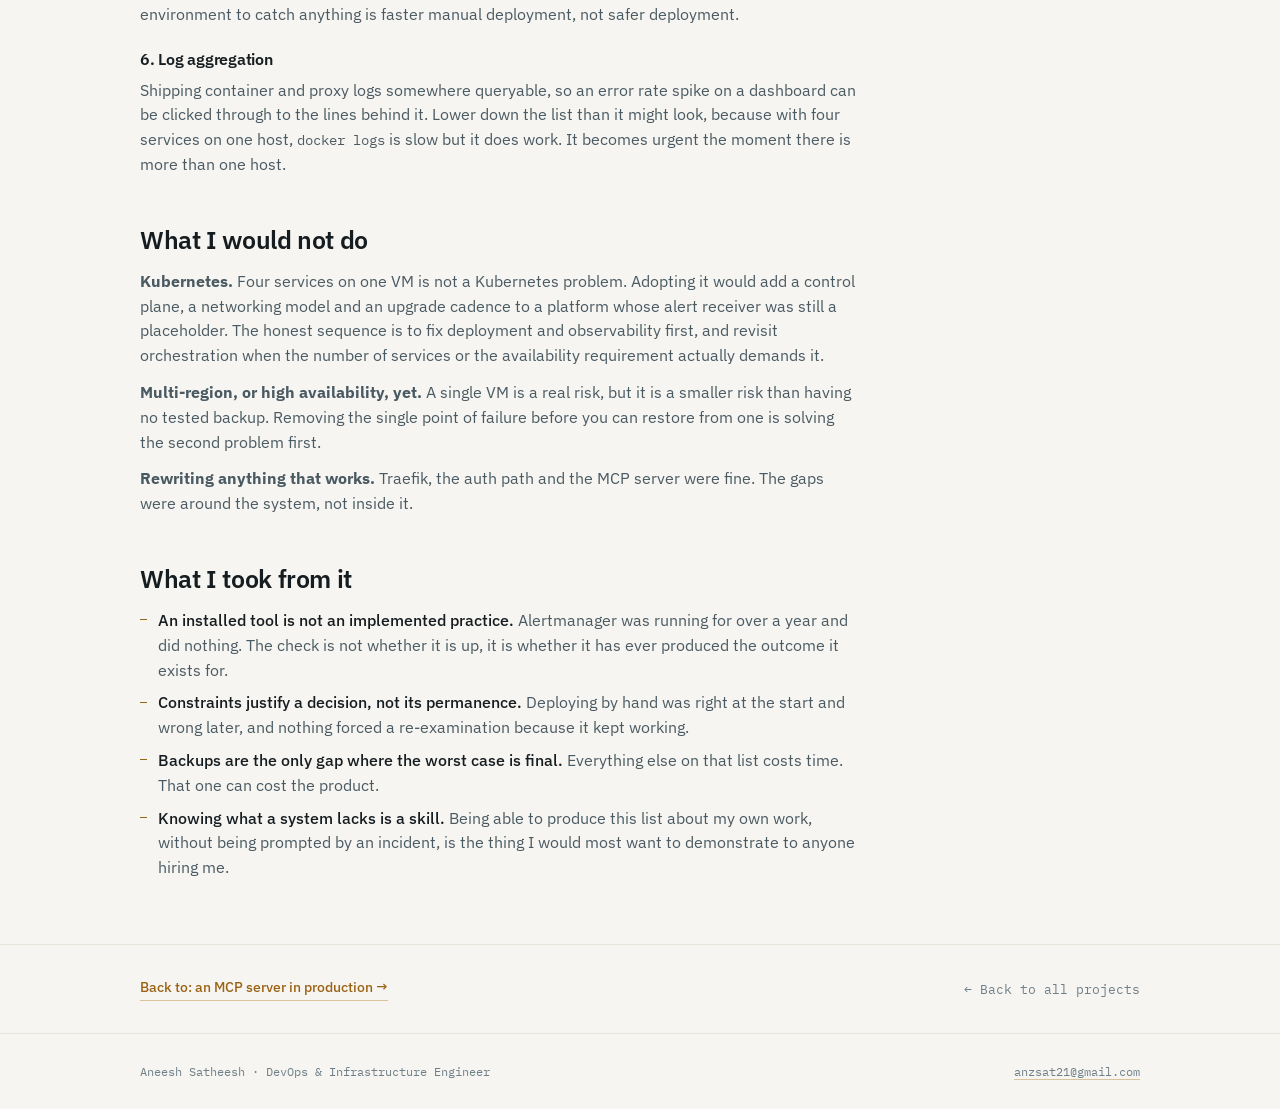
<file: case-studies/platform-gaps.html>
<!doctype html>
<html lang="en">
<head>
<meta charset="utf-8">
<meta name="viewport" content="width=device-width, initial-scale=1, viewport-fit=cover">
<title>Auditing my own platform — Aneesh Satheesh</title>
<meta name="description" content="An honest gap analysis of a production system I ran on a single VM, and the migration I would do first.">
<link rel="icon" href="data:image/svg+xml,%3Csvg xmlns='http://www.w3.org/2000/svg' viewBox='0 0 32 32'%3E%3Crect width='32' height='32' rx='5' fill='%230e1418'/%3E%3Cpath d='M7 11l5 5-5 5' fill='none' stroke='%23e0a458' stroke-width='2.4' stroke-linecap='round' stroke-linejoin='round'/%3E%3Cpath d='M15 21h10' stroke='%23e0a458' stroke-width='2.4' stroke-linecap='round'/%3E%3C/svg%3E">
<link rel="preconnect" href="https://fonts.googleapis.com">
<link rel="preconnect" href="https://fonts.gstatic.com" crossorigin>
<link rel="stylesheet" href="https://fonts.googleapis.com/css2?family=IBM+Plex+Mono:wght@400;500;600&family=IBM+Plex+Sans:wght@400;500;600;700&display=swap">
<link rel="stylesheet" href="../assets/style.css">
<style>
  .gap-table { width: 100%; border-collapse: collapse; font-size: 14.5px; margin-top: 18px; }
  .gap-table th {
    text-align: left; font-family: var(--mono); font-size: 10.5px; letter-spacing: .12em;
    text-transform: uppercase; color: var(--text-mute); font-weight: 500;
    padding: 0 14px 8px 0; border-bottom: 1px solid var(--line);
  }
  .gap-table td { padding: 11px 14px 11px 0; border-bottom: 1px solid var(--line-soft); color: var(--text-dim); vertical-align: top; }
  .gap-table td:first-child { color: var(--text); font-weight: 500; white-space: nowrap; }
  .mark { font-family: var(--mono); font-size: 11px; letter-spacing: .06em; white-space: nowrap; }
  .mark-y { color: var(--teal); }
  .mark-n { color: #c96a5a; }
  .mark-p { color: var(--sand); }
</style>
</head>
<body>

<a class="skip" href="#main">Skip to content</a>

<nav class="nav">
  <div class="wrap">
    <a class="nav-id" href="../index.html">Aneesh Satheesh <span>/ infra</span></a>
    <div class="nav-links">
      <a href="../index.html#experience">Experience</a>
      <a href="../index.html#skills">Skills</a>
      <a href="../index.html#projects">Projects</a>
      <a href="../index.html#contact">Contact</a>
    </div>
  </div>
</nav>

<main id="main">

<section class="hero cs-hero">
  <div class="wrap">
    <a class="back" href="../index.html#projects">&larr; All projects</a>
    <p class="eyebrow">Case study 04 &middot; Analysis, not implementation</p>
    <h1>Auditing a platform I ran, and naming what it did not have</h1>
    <p class="lede">
      A working production system on a single VM, serving real users for over a year. It also
      had no CI/CD, no infrastructure as code, and alerting that never reached anyone. This is
      the inventory, why each gap existed, and what I would fix first.
    </p>

    <div class="cs-facts">
      <div><b>Where</b><span>Rail Tech Inc.</span></div>
      <div><b>When</b><span>2024 &ndash; 2026</span></div>
      <div><b>Status</b><span>Analysis and design, not built</span></div>
      <div><b>Scope</b><span>One Compute Engine VM, four services</span></div>
    </div>
  </div>
</section>

<section class="cs-body">
  <div class="wrap">

    <div class="cs-block">
      <h2>Why this page exists</h2>
      <p>
        Most portfolios describe what a system had. This one describes what mine did not have,
        because that turned out to be the more useful thing to be able to discuss.
      </p>
      <p>
        The platform worked. Real users, real traffic, uptime that was fine, a genuinely
        uncommon piece of protocol engineering inside it. It was also, by any honest definition,
        operations rather than DevOps: built by hand, deployed by hand, and monitored by someone
        looking at a dashboard. Both of those statements are true at once, and being able to hold
        them together is the point.
      </p>
      <div class="callout">
        <b>Explicitly not implemented</b>
        Everything in the "would do" column below is a design, not something I built. I left the
        company before this work started. It is here because the analysis is mine and I can
        defend every line of it, not because I am claiming the outcome.
      </div>
    </div>

    <div class="cs-block cs-wide">
      <h2>The inventory</h2>

      <div style="overflow-x:auto">
        <table class="gap-table">
          <thead>
            <tr><th>Practice</th><th>State</th><th>What was actually there</th></tr>
          </thead>
          <tbody>
            <tr><td>Containerisation</td><td class="mark mark-y">present</td><td>Every service had its own Dockerfile</td></tr>
            <tr><td>Orchestration</td><td class="mark mark-p">partial</td><td>Docker Compose on one host. No scheduler, no self-healing beyond restart policies</td></tr>
            <tr><td>Reverse proxy &amp; TLS</td><td class="mark mark-y">present</td><td>Traefik with Let's Encrypt, ForwardAuth on protected routes</td></tr>
            <tr><td>Edge protection</td><td class="mark mark-y">present</td><td>Cloudflare for DDoS and CDN, with the origin trusting only its ranges</td></tr>
            <tr><td>Metrics</td><td class="mark mark-y">present</td><td>Prometheus and Grafana, running and useful</td></tr>
            <tr><td>Alerting</td><td class="mark mark-n">absent</td><td>Alertmanager installed, but its receiver was a placeholder. No alert ever reached a person</td></tr>
            <tr><td>Log aggregation</td><td class="mark mark-n">absent</td><td>Container logs on the host. Debugging meant SSH and <code>docker logs</code></td></tr>
            <tr><td>Tracing</td><td class="mark mark-n">absent</td><td>Nothing</td></tr>
            <tr><td>CI/CD</td><td class="mark mark-n">absent</td><td>SSH in, <code>git pull</code>, <code>docker compose build</code>, <code>up</code>. By hand, every time</td></tr>
            <tr><td>Infrastructure as code</td><td class="mark mark-n">absent</td><td>The VM and its networking were configured by hand and existed only as themselves</td></tr>
            <tr><td>Secrets management</td><td class="mark mark-n">absent</td><td>A <code>.env</code> file on the VM</td></tr>
            <tr><td>Environments</td><td class="mark mark-n">absent</td><td>Production only. No staging, no way to test a change before users saw it</td></tr>
            <tr><td>Rollback</td><td class="mark mark-n">absent</td><td>Manual. Scripts referenced in our own docs did not exist in the repository</td></tr>
            <tr><td>Backups</td><td class="mark mark-n">absent</td><td>No verified backup or restore path for the primary datastore</td></tr>
            <tr><td>High availability</td><td class="mark mark-n">absent</td><td>One VM. A single point of failure for everything</td></tr>
          </tbody>
        </table>
      </div>
    </div>

    <div class="cs-block">
      <h2>Why the gaps existed</h2>
      <p>
        Not because nobody knew better. An early-stage product had to exist before anything else
        mattered, and every hour spent on a deployment pipeline was an hour not spent on the
        thing users were there for. At that stage the manual path is genuinely cheaper, right up
        until the moment it is not.
      </p>
      <p>
        That reasoning is defensible for the first few months. It stops being defensible once the
        system has real users, and the honest assessment is that we passed that point without
        revisiting the decision. The cost was not an outage. It was that nobody could safely
        deploy except the person who always deployed, and that a failure at 3am would have gone
        unnoticed until somebody happened to look.
      </p>
      <div class="callout">
        <b>The one that bothers me most</b>
        Not the missing CI/CD. The alerting. Installing Prometheus, Grafana and Alertmanager and
        then leaving the receiver as a placeholder is worse than having no monitoring at all,
        because it looks like coverage. Anyone glancing at the stack would reasonably assume
        failures were being surfaced. They were not.
      </div>
    </div>

    <div class="cs-block">
      <h2>What I would do, in order</h2>

      <h3 style="font-size:16px; margin:24px 0 8px">1. Close the alerting loop</h3>
      <p>
        A real receiver, then alert rules that matter: host and container down, restart loops,
        disk and inode usage, memory and swap, certificate expiry, 5xx rate at the proxy,
        datastore availability. Then induce each failure deliberately and confirm the alert
        arrives, because an untested alert rule is a guess.
      </p>
      <p>
        First because it is the cheapest by far, it is entirely additive, and until it is done
        every other improvement is being made to a system that cannot tell you when it is
        broken.
      </p>

      <h3 style="font-size:16px; margin:24px 0 8px">2. Backups, with a tested restore</h3>
      <p>
        Scheduled dumps of the primary datastore to object storage with lifecycle rules, and
        then, non-negotiably, a restore into a scratch instance to prove the backup is real. A
        backup nobody has restored from is a hypothesis.
      </p>
      <p>
        Second because it is the only gap on the list where the worst case is unrecoverable
        rather than merely painful.
      </p>

      <h3 style="font-size:16px; margin:24px 0 8px">3. Secrets out of the <code>.env</code></h3>
      <p>
        Either a managed secrets service or encrypted secrets committed alongside the code with
        keys held outside it. The specific tool matters less than the property: secrets stop
        being a file that exists in exactly one place, on the host, with no history and no
        rotation path.
      </p>

      <h3 style="font-size:16px; margin:24px 0 8px">4. Infrastructure as code</h3>
      <p>
        Terraform describing the VM, its networking and firewall rules, with state in object
        storage. The immediate value is not automation, it is that the infrastructure stops
        existing only as itself. Right now, if that VM is lost, rebuilding it means remembering.
      </p>
      <p>
        This also makes the next step affordable, because a staging environment you can create
        and destroy on demand costs almost nothing compared to one that runs permanently.
      </p>

      <h3 style="font-size:16px; margin:24px 0 8px">5. A pipeline, and a staging environment to point it at</h3>
      <p>
        Build and test on push, produce a tagged image, deploy to staging automatically and to
        production on approval. Tagged images rather than rebuilding on the host, so what was
        tested is what runs and a rollback is applying a previous tag.
      </p>
      <p>
        Fifth rather than first, deliberately. A pipeline that deploys straight to production
        with no environment to catch anything is faster manual deployment, not safer deployment.
      </p>

      <h3 style="font-size:16px; margin:24px 0 8px">6. Log aggregation</h3>
      <p>
        Shipping container and proxy logs somewhere queryable, so an error rate spike on a
        dashboard can be clicked through to the lines behind it. Lower down the list than it
        might look, because with four services on one host, <code>docker logs</code> is slow but
        it does work. It becomes urgent the moment there is more than one host.
      </p>
    </div>

    <div class="cs-block">
      <h2>What I would not do</h2>
      <p>
        <strong>Kubernetes.</strong> Four services on one VM is not a Kubernetes problem.
        Adopting it would add a control plane, a networking model and an upgrade cadence to a
        platform whose alert receiver was still a placeholder. The honest sequence is to fix
        deployment and observability first, and revisit orchestration when the number of
        services or the availability requirement actually demands it.
      </p>
      <p>
        <strong>Multi-region, or high availability, yet.</strong> A single VM is a real risk, but
        it is a smaller risk than having no tested backup. Removing the single point of failure
        before you can restore from one is solving the second problem first.
      </p>
      <p>
        <strong>Rewriting anything that works.</strong> Traefik, the auth path and the MCP server
        were fine. The gaps were around the system, not inside it.
      </p>
    </div>

    <div class="cs-block">
      <h2>What I took from it</h2>
      <ul>
        <li><strong>An installed tool is not an implemented practice.</strong> Alertmanager was running for over a year and did nothing. The check is not whether it is up, it is whether it has ever produced the outcome it exists for.</li>
        <li><strong>Constraints justify a decision, not its permanence.</strong> Deploying by hand was right at the start and wrong later, and nothing forced a re-examination because it kept working.</li>
        <li><strong>Backups are the only gap where the worst case is final.</strong> Everything else on that list costs time. That one can cost the product.</li>
        <li><strong>Knowing what a system lacks is a skill.</strong> Being able to produce this list about my own work, without being prompted by an incident, is the thing I would most want to demonstrate to anyone hiring me.</li>
      </ul>
    </div>

  </div>
</section>

<section class="cs-next">
  <div class="wrap">
    <a class="cs-link" href="mcp-server.html">Back to: an MCP server in production &rarr;</a>
    <a class="back" style="margin:0" href="../index.html#projects">&larr; Back to all projects</a>
  </div>
</section>

</main>

<footer class="foot">
  <div class="wrap">
    <span>Aneesh Satheesh &middot; DevOps &amp; Infrastructure Engineer</span>
    <span><a href="mailto:anzsat21@gmail.com">anzsat21@gmail.com</a></span>
  </div>
</footer>

</body>
</html>
</file>
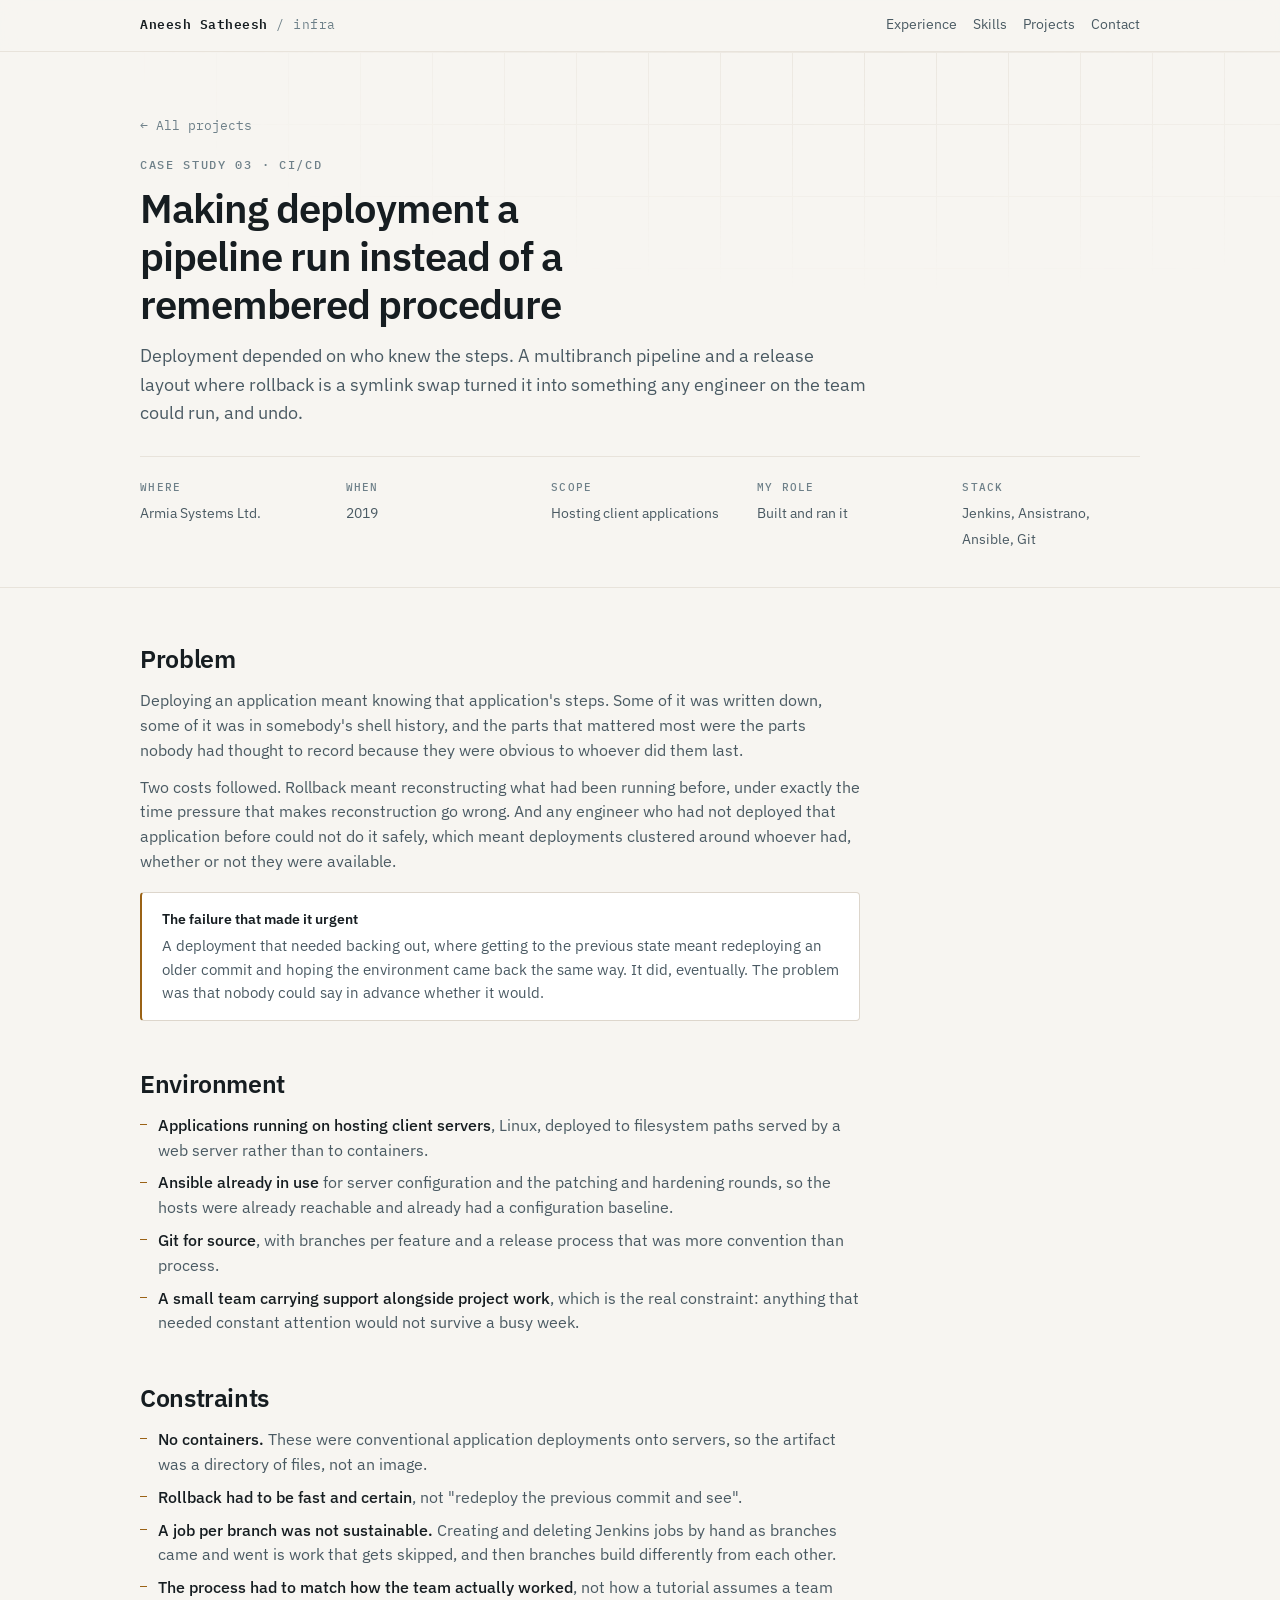
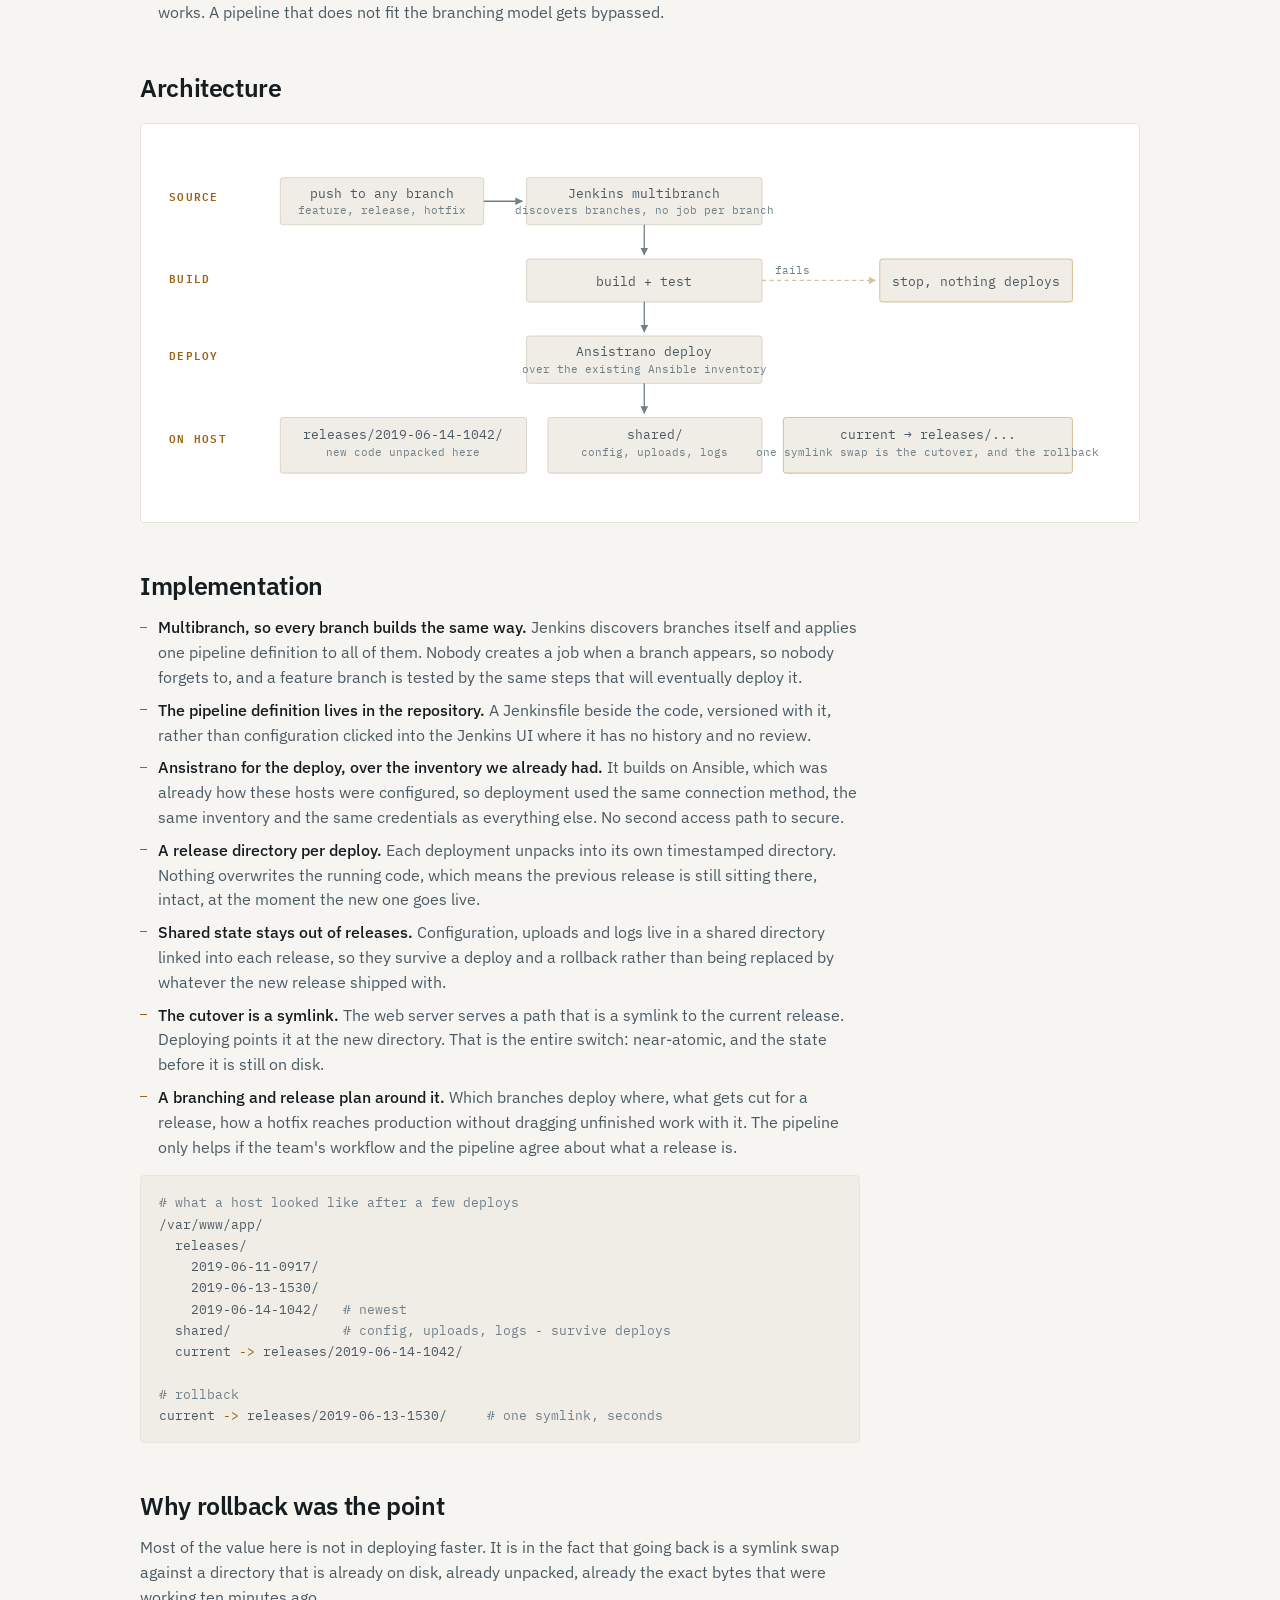
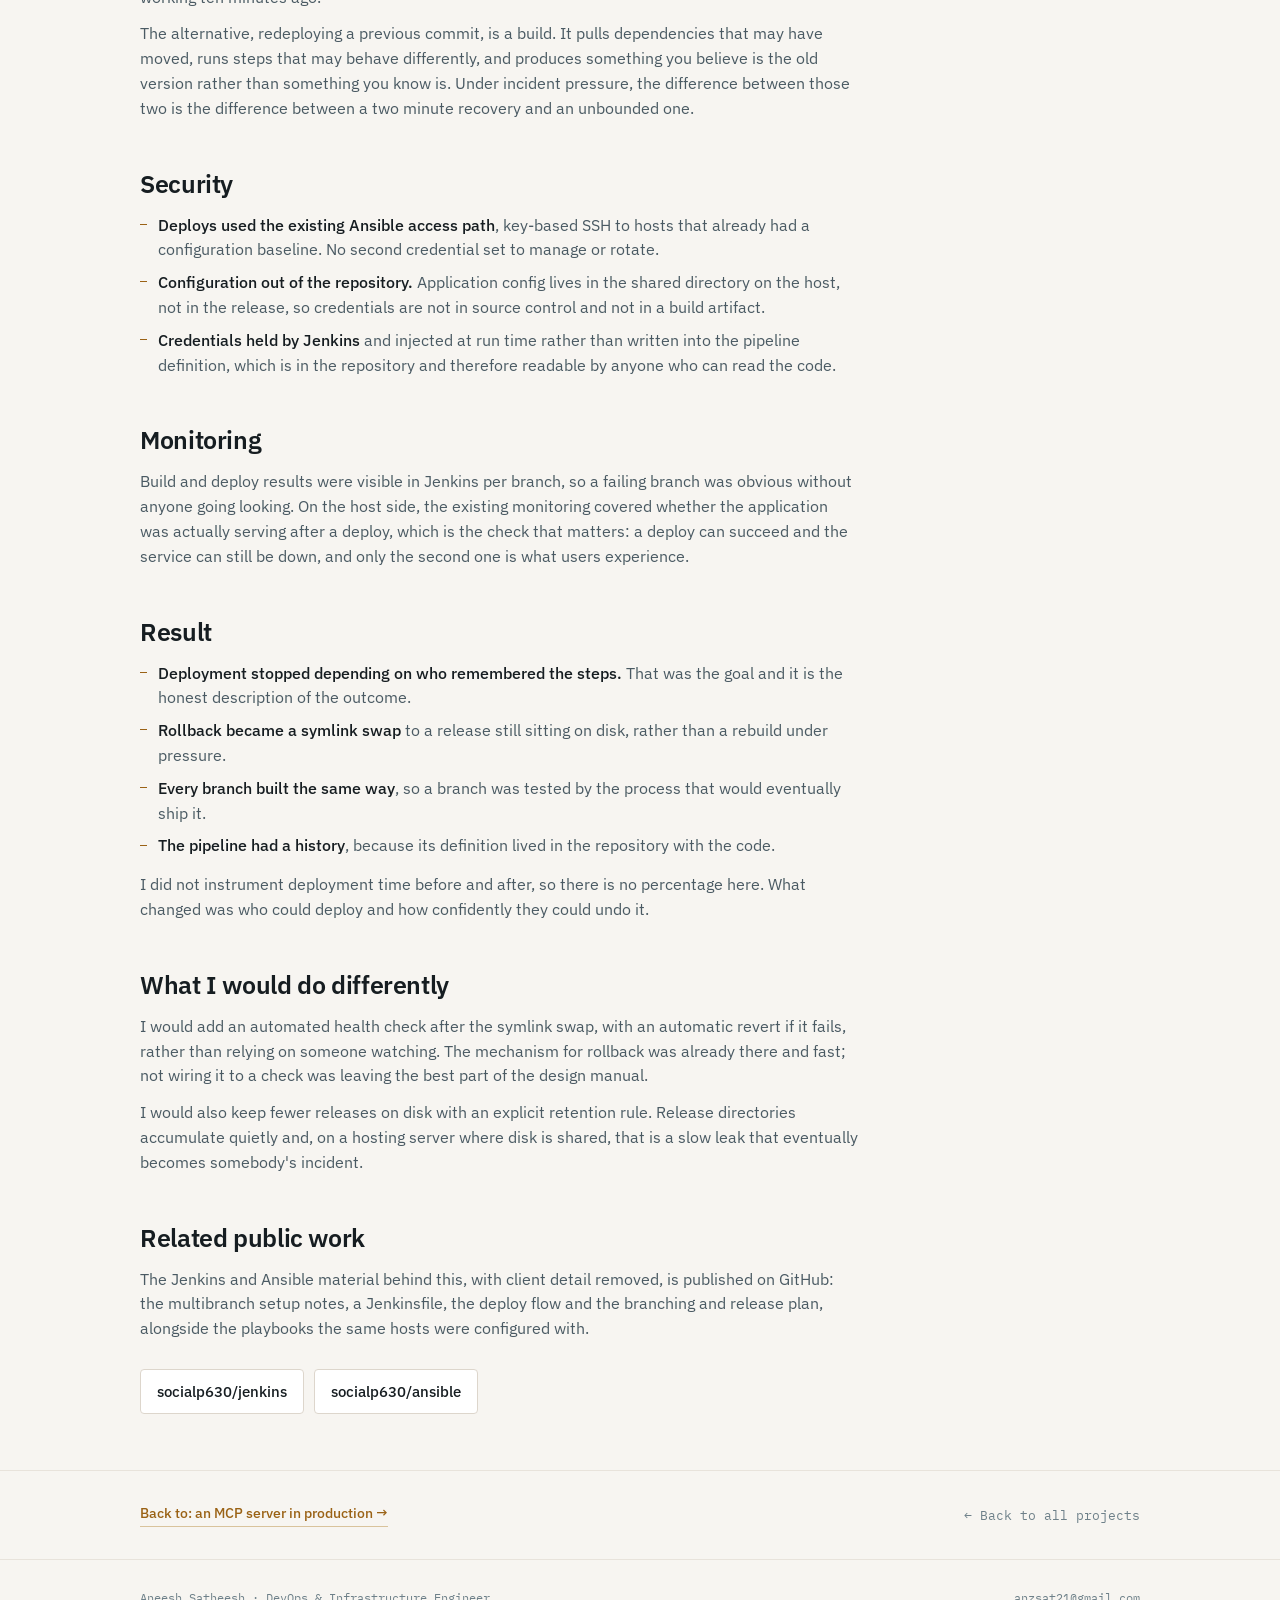
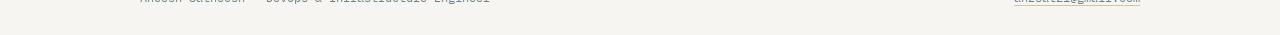
<file: case-studies/release-pipeline.html>
<!doctype html>
<html lang="en">
<head>
<meta charset="utf-8">
<meta name="viewport" content="width=device-width, initial-scale=1, viewport-fit=cover">
<title>Jenkins and Ansistrano releases — Aneesh Satheesh</title>
<meta name="description" content="Case study: replacing remembered deployment procedures with a Jenkins multibranch pipeline and an Ansistrano release layout, where rollback is a symlink swap.">
<link rel="icon" href="data:image/svg+xml,%3Csvg xmlns='http://www.w3.org/2000/svg' viewBox='0 0 32 32'%3E%3Crect width='32' height='32' rx='5' fill='%230e1418'/%3E%3Cpath d='M7 11l5 5-5 5' fill='none' stroke='%23e0a458' stroke-width='2.4' stroke-linecap='round' stroke-linejoin='round'/%3E%3Cpath d='M15 21h10' stroke='%23e0a458' stroke-width='2.4' stroke-linecap='round'/%3E%3C/svg%3E">
<link rel="preconnect" href="https://fonts.googleapis.com">
<link rel="preconnect" href="https://fonts.gstatic.com" crossorigin>
<link rel="stylesheet" href="https://fonts.googleapis.com/css2?family=IBM+Plex+Mono:wght@400;500;600&family=IBM+Plex+Sans:wght@400;500;600;700&display=swap">
<link rel="stylesheet" href="../assets/style.css">
<style>
  .dg-box  { fill: var(--surface-2); stroke: var(--line); stroke-width: 1; rx: 3; }
  .dg-txt  { fill: var(--text-dim); font-family: var(--mono); font-size: 12px; }
  .dg-sub  { fill: var(--text-mute); font-family: var(--mono); font-size: 10.5px; }
  .dg-lane { fill: var(--sand); font-family: var(--mono); font-size: 10px; letter-spacing: .12em; font-weight: 600; }
  .dg-line { stroke: var(--text-mute); stroke-width: 1.2; fill: none; }
  .dg-dash { stroke: var(--sand-dim); stroke-width: 1.2; fill: none; stroke-dasharray: 4 3; }
  .dg-note { fill: var(--text-mute); font-family: var(--mono); font-size: 10.5px; }
</style>
</head>
<body>

<a class="skip" href="#main">Skip to content</a>

<nav class="nav">
  <div class="wrap">
    <a class="nav-id" href="../index.html">Aneesh Satheesh <span>/ infra</span></a>
    <div class="nav-links">
      <a href="../index.html#experience">Experience</a>
      <a href="../index.html#skills">Skills</a>
      <a href="../index.html#projects">Projects</a>
      <a href="../index.html#contact">Contact</a>
    </div>
  </div>
</nav>

<main id="main">

<section class="hero cs-hero">
  <div class="wrap">
    <a class="back" href="../index.html#projects">&larr; All projects</a>
    <p class="eyebrow">Case study 03 &middot; CI/CD</p>
    <h1>Making deployment a pipeline run instead of a remembered procedure</h1>
    <p class="lede">
      Deployment depended on who knew the steps. A multibranch pipeline and a release layout
      where rollback is a symlink swap turned it into something any engineer on the team could
      run, and undo.
    </p>

    <div class="cs-facts">
      <div><b>Where</b><span>Armia Systems Ltd.</span></div>
      <div><b>When</b><span>2019</span></div>
      <div><b>Scope</b><span>Hosting client applications</span></div>
      <div><b>My role</b><span>Built and ran it</span></div>
      <div><b>Stack</b><span>Jenkins, Ansistrano, Ansible, Git</span></div>
    </div>
  </div>
</section>

<section class="cs-body">
  <div class="wrap">

    <div class="cs-block">
      <h2>Problem</h2>
      <p>
        Deploying an application meant knowing that application's steps. Some of it was written
        down, some of it was in somebody's shell history, and the parts that mattered most were
        the parts nobody had thought to record because they were obvious to whoever did them last.
      </p>
      <p>
        Two costs followed. Rollback meant reconstructing what had been running before, under
        exactly the time pressure that makes reconstruction go wrong. And any engineer who had
        not deployed that application before could not do it safely, which meant deployments
        clustered around whoever had, whether or not they were available.
      </p>
      <div class="callout">
        <b>The failure that made it urgent</b>
        A deployment that needed backing out, where getting to the previous state meant
        redeploying an older commit and hoping the environment came back the same way. It did,
        eventually. The problem was that nobody could say in advance whether it would.
      </div>
    </div>

    <div class="cs-block">
      <h2>Environment</h2>
      <ul>
        <li><strong>Applications running on hosting client servers</strong>, Linux, deployed to filesystem paths served by a web server rather than to containers.</li>
        <li><strong>Ansible already in use</strong> for server configuration and the patching and hardening rounds, so the hosts were already reachable and already had a configuration baseline.</li>
        <li><strong>Git for source</strong>, with branches per feature and a release process that was more convention than process.</li>
        <li><strong>A small team carrying support alongside project work</strong>, which is the real constraint: anything that needed constant attention would not survive a busy week.</li>
      </ul>
    </div>

    <div class="cs-block">
      <h2>Constraints</h2>
      <ul>
        <li><strong>No containers.</strong> These were conventional application deployments onto servers, so the artifact was a directory of files, not an image.</li>
        <li><strong>Rollback had to be fast and certain</strong>, not "redeploy the previous commit and see".</li>
        <li><strong>A job per branch was not sustainable.</strong> Creating and deleting Jenkins jobs by hand as branches came and went is work that gets skipped, and then branches build differently from each other.</li>
        <li><strong>The process had to match how the team actually worked</strong>, not how a tutorial assumes a team works. A pipeline that does not fit the branching model gets bypassed.</li>
      </ul>
    </div>

    <div class="cs-block cs-wide">
      <h2>Architecture</h2>

      <div class="diagram-box" style="margin-top:20px">
        <div class="diagram-scroll">
          <svg viewBox="0 0 880 320" role="img" aria-labelledby="rpt rpd">
            <title id="rpt">Jenkins multibranch and Ansistrano release flow</title>
            <desc id="rpd">A push to any branch is discovered by the Jenkins multibranch job, which builds and tests it. A failing build stops there. A passing build on a release branch triggers an Ansistrano deploy, which creates a timestamped release directory on the target host, links shared files into it, and swaps the current symlink to point at it. Rollback swaps the symlink back to the previous release.</desc>
            <defs>
              <marker id="ra" viewBox="0 0 10 10" refX="9" refY="5" markerWidth="6" markerHeight="6" orient="auto-start-reverse">
                <path d="M0 0 L10 5 L0 10 z" style="fill: var(--text-mute)"/>
              </marker>
              <marker id="rb" viewBox="0 0 10 10" refX="9" refY="5" markerWidth="6" markerHeight="6" orient="auto-start-reverse">
                <path d="M0 0 L10 5 L0 10 z" style="fill: var(--sand-dim)"/>
              </marker>
            </defs>

            <text class="dg-lane" x="0" y="46">SOURCE</text>
            <rect class="dg-box" x="104" y="24" width="190" height="44"/>
            <text class="dg-txt" x="199" y="43" text-anchor="middle">push to any branch</text>
            <text class="dg-sub" x="199" y="58" text-anchor="middle">feature, release, hotfix</text>

            <path class="dg-line" d="M294 46 H330" marker-end="url(#ra)"/>
            <rect class="dg-box" x="334" y="24" width="220" height="44"/>
            <text class="dg-txt" x="444" y="43" text-anchor="middle">Jenkins multibranch</text>
            <text class="dg-sub" x="444" y="58" text-anchor="middle">discovers branches, no job per branch</text>

            <path class="dg-line" d="M444 68 V96" marker-end="url(#ra)"/>

            <text class="dg-lane" x="0" y="122">BUILD</text>
            <rect class="dg-box" x="334" y="100" width="220" height="40"/>
            <text class="dg-txt" x="444" y="125" text-anchor="middle">build + test</text>
            <path class="dg-dash" d="M554 120 H660" marker-end="url(#rb)"/>
            <text class="dg-note" x="566" y="114">fails</text>
            <rect class="dg-box" x="664" y="100" width="180" height="40" style="stroke: var(--sand-dim)"/>
            <text class="dg-txt" x="754" y="125" text-anchor="middle">stop, nothing deploys</text>

            <path class="dg-line" d="M444 140 V168" marker-end="url(#ra)"/>

            <text class="dg-lane" x="0" y="194">DEPLOY</text>
            <rect class="dg-box" x="334" y="172" width="220" height="44"/>
            <text class="dg-txt" x="444" y="191" text-anchor="middle">Ansistrano deploy</text>
            <text class="dg-sub" x="444" y="206" text-anchor="middle">over the existing Ansible inventory</text>

            <path class="dg-line" d="M444 216 V244" marker-end="url(#ra)"/>

            <text class="dg-lane" x="0" y="272">ON HOST</text>
            <rect class="dg-box" x="104" y="248" width="230" height="52"/>
            <text class="dg-txt" x="219" y="268" text-anchor="middle">releases/2019-06-14-1042/</text>
            <text class="dg-sub" x="219" y="284" text-anchor="middle">new code unpacked here</text>

            <rect class="dg-box" x="354" y="248" width="200" height="52"/>
            <text class="dg-txt" x="454" y="268" text-anchor="middle">shared/</text>
            <text class="dg-sub" x="454" y="284" text-anchor="middle">config, uploads, logs</text>

            <rect class="dg-box" x="574" y="248" width="270" height="52" style="stroke: var(--sand-dim)"/>
            <text class="dg-txt" x="709" y="268" text-anchor="middle">current &rarr; releases/...</text>
            <text class="dg-sub" x="709" y="284" text-anchor="middle">one symlink swap is the cutover, and the rollback</text>
          </svg>
        </div>
      </div>
    </div>

    <div class="cs-block">
      <h2>Implementation</h2>
      <ul>
        <li><strong>Multibranch, so every branch builds the same way.</strong> Jenkins discovers branches itself and applies one pipeline definition to all of them. Nobody creates a job when a branch appears, so nobody forgets to, and a feature branch is tested by the same steps that will eventually deploy it.</li>
        <li><strong>The pipeline definition lives in the repository.</strong> A Jenkinsfile beside the code, versioned with it, rather than configuration clicked into the Jenkins UI where it has no history and no review.</li>
        <li><strong>Ansistrano for the deploy, over the inventory we already had.</strong> It builds on Ansible, which was already how these hosts were configured, so deployment used the same connection method, the same inventory and the same credentials as everything else. No second access path to secure.</li>
        <li><strong>A release directory per deploy.</strong> Each deployment unpacks into its own timestamped directory. Nothing overwrites the running code, which means the previous release is still sitting there, intact, at the moment the new one goes live.</li>
        <li><strong>Shared state stays out of releases.</strong> Configuration, uploads and logs live in a shared directory linked into each release, so they survive a deploy and a rollback rather than being replaced by whatever the new release shipped with.</li>
        <li><strong>The cutover is a symlink.</strong> The web server serves a path that is a symlink to the current release. Deploying points it at the new directory. That is the entire switch: near-atomic, and the state before it is still on disk.</li>
        <li><strong>A branching and release plan around it.</strong> Which branches deploy where, what gets cut for a release, how a hotfix reaches production without dragging unfinished work with it. The pipeline only helps if the team's workflow and the pipeline agree about what a release is.</li>
      </ul>

      <pre class="term"><span class="c"># what a host looked like after a few deploys</span>
/var/www/app/
  releases/
    2019-06-11-0917/
    2019-06-13-1530/
    2019-06-14-1042/   <span class="c"># newest</span>
  shared/              <span class="c"># config, uploads, logs - survive deploys</span>
  current <span class="k">-&gt;</span> releases/2019-06-14-1042/

<span class="c"># rollback</span>
current <span class="k">-&gt;</span> releases/2019-06-13-1530/     <span class="c"># one symlink, seconds</span></pre>
    </div>

    <div class="cs-block">
      <h2>Why rollback was the point</h2>
      <p>
        Most of the value here is not in deploying faster. It is in the fact that going back is a
        symlink swap against a directory that is already on disk, already unpacked, already the
        exact bytes that were working ten minutes ago.
      </p>
      <p>
        The alternative, redeploying a previous commit, is a build. It pulls dependencies that may
        have moved, runs steps that may behave differently, and produces something you believe is
        the old version rather than something you know is. Under incident pressure, the difference
        between those two is the difference between a two minute recovery and an unbounded one.
      </p>
    </div>

    <div class="cs-block">
      <h2>Security</h2>
      <ul>
        <li><strong>Deploys used the existing Ansible access path</strong>, key-based SSH to hosts that already had a configuration baseline. No second credential set to manage or rotate.</li>
        <li><strong>Configuration out of the repository.</strong> Application config lives in the shared directory on the host, not in the release, so credentials are not in source control and not in a build artifact.</li>
        <li><strong>Credentials held by Jenkins</strong> and injected at run time rather than written into the pipeline definition, which is in the repository and therefore readable by anyone who can read the code.</li>
      </ul>
    </div>

    <div class="cs-block">
      <h2>Monitoring</h2>
      <p>
        Build and deploy results were visible in Jenkins per branch, so a failing branch was
        obvious without anyone going looking. On the host side, the existing monitoring covered
        whether the application was actually serving after a deploy, which is the check that
        matters: a deploy can succeed and the service can still be down, and only the second one
        is what users experience.
      </p>
    </div>

    <div class="cs-block">
      <h2>Result</h2>
      <ul>
        <li><strong>Deployment stopped depending on who remembered the steps.</strong> That was the goal and it is the honest description of the outcome.</li>
        <li><strong>Rollback became a symlink swap</strong> to a release still sitting on disk, rather than a rebuild under pressure.</li>
        <li><strong>Every branch built the same way</strong>, so a branch was tested by the process that would eventually ship it.</li>
        <li><strong>The pipeline had a history</strong>, because its definition lived in the repository with the code.</li>
      </ul>
      <p style="margin-top:14px">
        I did not instrument deployment time before and after, so there is no percentage here.
        What changed was who could deploy and how confidently they could undo it.
      </p>
    </div>

    <div class="cs-block">
      <h2>What I would do differently</h2>
      <p>
        I would add an automated health check after the symlink swap, with an automatic revert if
        it fails, rather than relying on someone watching. The mechanism for rollback was already
        there and fast; not wiring it to a check was leaving the best part of the design manual.
      </p>
      <p>
        I would also keep fewer releases on disk with an explicit retention rule. Release
        directories accumulate quietly and, on a hosting server where disk is shared, that is a
        slow leak that eventually becomes somebody's incident.
      </p>
    </div>

    <div class="cs-block">
      <h2>Related public work</h2>
      <p>
        The Jenkins and Ansible material behind this, with client detail removed, is published on
        GitHub: the multibranch setup notes, a Jenkinsfile, the deploy flow and the branching and
        release plan, alongside the playbooks the same hosts were configured with.
      </p>
      <div class="actions">
        <a class="btn" href="https://github.com/socialp630/jenkins" target="_blank" rel="noopener">socialp630/jenkins</a>
        <a class="btn" href="https://github.com/socialp630/ansible" target="_blank" rel="noopener">socialp630/ansible</a>
      </div>
    </div>

  </div>
</section>

<section class="cs-next">
  <div class="wrap">
    <a class="cs-link" href="mcp-server.html">Back to: an MCP server in production &rarr;</a>
    <a class="back" style="margin:0" href="../index.html#projects">&larr; Back to all projects</a>
  </div>
</section>

</main>

<footer class="foot">
  <div class="wrap">
    <span>Aneesh Satheesh &middot; DevOps &amp; Infrastructure Engineer</span>
    <span><a href="mailto:anzsat21@gmail.com">anzsat21@gmail.com</a></span>
  </div>
</footer>

</body>
</html>
</file>
<file: assets/style.css>
/* ------------------------------------------------------------------
   aneeshsatheesh.dev / socialp630.github.io
   Shared stylesheet. No build step, no framework.
   ------------------------------------------------------------------ */

/* ---- tokens: dark is the designed default, light is a full set ---- */
:root {
  color-scheme: dark;

  --ink:        #0e1418;   /* page ground, near-black with a blue-green bias */
  --surface:    #141c21;
  --surface-2:  #1a242a;
  --line:       #25333a;
  --line-soft:  #1d282e;

  --text:       #e7eef1;
  --text-dim:   #a3b3bc;
  --text-mute:  #71858f;

  --sand:       #e0a458;   /* single accent, spent sparingly */
  --sand-dim:   #8a6733;
  --teal:       #5cb3a4;   /* evidence / production depth */
  --teal-dim:   #2f5c56;

  --radius:     4px;
  --maxw:       1080px;
  --gutter:     clamp(16px, 4vw, 40px);

  --sans: "IBM Plex Sans", ui-sans-serif, system-ui, -apple-system, "Segoe UI", Roboto, sans-serif;
  --mono: "IBM Plex Mono", ui-monospace, SFMono-Regular, "SF Mono", Menlo, Consolas, monospace;
}

:root[data-theme="light"] {
  color-scheme: light;
  --ink:        #f7f5f1;
  --surface:    #ffffff;
  --surface-2:  #f0ece6;
  --line:       #ddd6cc;
  --line-soft:  #e8e3db;
  --text:       #161d21;
  --text-dim:   #4a5a63;
  --text-mute:  #6e8089;
  --sand:       #9a6215;
  --sand-dim:   #d9c39c;
  --teal:       #1f6f63;
  --teal-dim:   #b6d6cf;
}

@media (prefers-color-scheme: light) {
  :root:not([data-theme="dark"]) {
    color-scheme: light;
    --ink:        #f7f5f1;
    --surface:    #ffffff;
    --surface-2:  #f0ece6;
    --line:       #ddd6cc;
    --line-soft:  #e8e3db;
    --text:       #161d21;
    --text-dim:   #4a5a63;
    --text-mute:  #6e8089;
    --sand:       #9a6215;
    --sand-dim:   #d9c39c;
    --teal:       #1f6f63;
    --teal-dim:   #b6d6cf;
  }
}

/* ---- base ---- */
*, *::before, *::after { box-sizing: border-box; }

html { scroll-behavior: smooth; }
@media (prefers-reduced-motion: reduce) {
  html { scroll-behavior: auto; }
  *, *::before, *::after { animation-duration: .01ms !important; transition-duration: .01ms !important; }
}

body {
  margin: 0;
  background: var(--ink);
  color: var(--text);
  font-family: var(--sans);
  font-size: 16px;
  line-height: 1.6;
  -webkit-font-smoothing: antialiased;
}

a { color: var(--text); text-decoration-color: var(--sand-dim); text-underline-offset: 3px; }
a:hover { text-decoration-color: var(--sand); }
:focus-visible { outline: 2px solid var(--sand); outline-offset: 3px; border-radius: 2px; }

h1, h2, h3, h4 { margin: 0; text-wrap: balance; line-height: 1.2; font-weight: 600; letter-spacing: -0.015em; }

p { margin: 0; }

ul { margin: 0; padding: 0; list-style: none; }

code, kbd { font-family: var(--mono); font-size: .875em; }

/* ---- layout scaffolding ---- */
.wrap {
  width: 100%;
  max-width: var(--maxw);
  margin-inline: auto;
  padding-inline: var(--gutter);
}

section { border-top: 1px solid var(--line-soft); }
section > .wrap { padding-block: clamp(48px, 7vw, 84px); }

.eyebrow {
  font-family: var(--mono);
  font-size: 12px;
  font-weight: 500;
  letter-spacing: .14em;
  text-transform: uppercase;
  color: var(--text-mute);
  margin-bottom: 10px;
}

.section-head { margin-bottom: clamp(24px, 4vw, 40px); max-width: 68ch; }
.section-head h2 { font-size: clamp(22px, 3vw, 30px); }
.section-head p { color: var(--text-dim); margin-top: 12px; }

.lede { font-size: clamp(16px, 1.6vw, 17.5px); color: var(--text-dim); max-width: 66ch; }
.lede + .lede { margin-top: 14px; }

/* ---- skip link ---- */
.skip {
  position: absolute; left: -9999px; top: 0;
  background: var(--sand); color: #16110a;
  padding: 10px 16px; z-index: 100; font-weight: 600;
}
.skip:focus { left: 0; }

/* ---- top nav ---- */
.nav {
  position: sticky;
  top: env(safe-area-inset-top, 0px);
  z-index: 40;
  background: color-mix(in srgb, var(--ink) 90%, transparent);
  backdrop-filter: blur(10px);
  border-bottom: 1px solid var(--line-soft);
}
.nav .wrap {
  display: flex; align-items: center; gap: 18px;
  padding-block: 12px; flex-wrap: wrap;
}
.nav-id {
  font-family: var(--mono); font-size: 13px; font-weight: 600;
  letter-spacing: .04em; text-decoration: none; white-space: nowrap;
}
.nav-id span { color: var(--text-mute); font-weight: 400; }
.nav-links { display: flex; gap: 16px; flex-wrap: wrap; margin-left: auto; }
.nav-links a {
  font-size: 13.5px; color: var(--text-dim); text-decoration: none;
  padding-block: 2px; border-bottom: 1px solid transparent;
}
.nav-links a:hover { color: var(--text); border-bottom-color: var(--sand); }
@media (max-width: 720px) { .nav-links { display: none; } }

/* ---- hero ---- */
.hero { border-top: 0; position: relative; overflow: hidden; }
.hero::before {
  content: ""; position: absolute; inset: 0;
  background-image:
    linear-gradient(to right, var(--line-soft) 1px, transparent 1px),
    linear-gradient(to bottom, var(--line-soft) 1px, transparent 1px);
  background-size: 72px 72px;
  mask-image: radial-gradient(ellipse 80% 60% at 70% 0%, #000 0%, transparent 75%);
  opacity: .8; pointer-events: none;
}
.hero > .wrap { position: relative; padding-block: clamp(44px, 7vw, 76px) clamp(36px, 5vw, 56px); }

.hero h1 {
  font-size: clamp(34px, 6.2vw, 58px);
  letter-spacing: -0.03em;
  margin-bottom: 8px;
}
.hero-role {
  font-family: var(--mono);
  font-size: clamp(14px, 2vw, 16px);
  font-weight: 500;
  color: var(--sand);
  letter-spacing: .02em;
  margin-bottom: 22px;
}
.hero-pitch { font-size: clamp(16.5px, 1.9vw, 19px); color: var(--text-dim); max-width: 60ch; line-height: 1.58; }
.hero-pitch strong { color: var(--text); font-weight: 500; }

.hero-meta {
  margin-top: 22px; display: flex; gap: 8px 18px; flex-wrap: wrap;
  font-family: var(--mono); font-size: 12.5px; color: var(--text-mute);
}
.hero-meta b { color: var(--text-dim); font-weight: 500; }

/* tech chips under hero */
.chips { display: flex; flex-wrap: wrap; gap: 7px; margin-top: 22px; }
.chip {
  font-family: var(--mono); font-size: 12px; letter-spacing: .02em;
  padding: 4px 9px; border: 1px solid var(--line); border-radius: var(--radius);
  color: var(--text-dim); background: var(--surface);
}

/* buttons */
.actions { display: flex; flex-wrap: wrap; gap: 10px; margin-top: 28px; }
.btn {
  display: inline-flex; align-items: center; gap: 8px;
  font-size: 14.5px; font-weight: 500; text-decoration: none;
  padding: 10px 16px; border-radius: var(--radius);
  border: 1px solid var(--line); background: var(--surface); color: var(--text);
  transition: border-color .15s ease, background .15s ease;
}
.btn:hover { border-color: var(--text-mute); background: var(--surface-2); }
.btn-primary {
  background: var(--sand); border-color: var(--sand); color: #16110a; font-weight: 600;
}
.btn-primary:hover { background: #eab265; border-color: #eab265; }
.btn svg { width: 15px; height: 15px; flex: none; }

/* ---- snapshot stat strip ---- */
.stats {
  display: grid; gap: 1px; background: var(--line-soft);
  border: 1px solid var(--line-soft); border-radius: var(--radius); overflow: hidden;
  grid-template-columns: repeat(auto-fit, minmax(200px, 1fr));
}
.stat { background: var(--ink); padding: 18px 20px; }
.stat b {
  display: block; font-family: var(--mono); font-size: 19px; font-weight: 600;
  color: var(--sand); letter-spacing: -0.01em; margin-bottom: 4px;
  font-variant-numeric: tabular-nums;
}
.stat span { display: block; font-size: 13.5px; color: var(--text-dim); line-height: 1.45; }

/* ---- timeline ---- */
.timeline { position: relative; display: grid; gap: 0; }
.tl-item {
  position: relative;
  padding: 0 0 32px 30px;
  border-left: 1px solid var(--line);
}
.tl-item:last-child { border-left-color: transparent; padding-bottom: 0; }
.tl-item::before {
  content: ""; position: absolute; left: -5px; top: 7px;
  width: 9px; height: 9px; border-radius: 50%;
  background: var(--ink); border: 2px solid var(--text-mute);
}
.tl-item.is-eng::before { border-color: var(--sand); background: var(--sand); }
.tl-when {
  font-family: var(--mono); font-size: 12px; letter-spacing: .04em;
  color: var(--text-mute); text-transform: uppercase;
}
.tl-role { font-size: 18px; margin: 6px 0 2px; }
.tl-org { font-size: 14px; color: var(--text-dim); margin-bottom: 12px; }
.tl-org em { font-style: normal; color: var(--text-mute); }
.tl-body { color: var(--text-dim); font-size: 15px; max-width: 70ch; }
.tl-body li { position: relative; padding-left: 16px; margin-bottom: 6px; }
.tl-body li::before {
  content: ""; position: absolute; left: 0; top: .68em;
  width: 5px; height: 1px; background: var(--text-mute);
}
.tl-tags { margin-top: 14px; }

/* the interval block reads differently on purpose */
.tl-item.is-interval { opacity: .95; }
.tl-item.is-interval .tl-role { color: var(--text-dim); font-weight: 500; font-size: 16.5px; }

/* ---- skills ---- */
.depth-key {
  display: flex; flex-wrap: wrap; gap: 14px 22px; margin-bottom: 26px;
  font-size: 13px; color: var(--text-dim);
}
.depth-key div { display: flex; align-items: center; gap: 8px; }

.dot { width: 9px; height: 9px; border-radius: 2px; flex: none; }
.dot-prod { background: var(--teal); }
.dot-work { background: transparent; border: 1.5px solid var(--sand); }
.dot-fam  { background: transparent; border: 1.5px dashed var(--text-mute); }

.skill-groups { display: grid; gap: 14px; grid-template-columns: repeat(auto-fit, minmax(290px, 1fr)); }
.skill-group {
  border: 1px solid var(--line-soft); border-radius: var(--radius);
  background: var(--surface); padding: 18px 20px;
}
.skill-group h3 {
  font-family: var(--mono); font-size: 12px; letter-spacing: .12em;
  text-transform: uppercase; color: var(--text-mute); font-weight: 500; margin-bottom: 12px;
}
.skill-group.is-wide { grid-column: 1 / -1; }
.skill-list { display: flex; flex-wrap: wrap; gap: 6px; }
.sk {
  display: inline-flex; align-items: center; gap: 7px;
  font-size: 13px; padding: 4px 10px; border-radius: var(--radius);
  border: 1px solid transparent; font-family: var(--mono); letter-spacing: .01em;
}
.sk-prod { background: color-mix(in srgb, var(--teal) 13%, transparent); border-color: var(--teal-dim); color: var(--text); }
.sk-work { background: transparent; border-color: var(--sand-dim); color: var(--text-dim); }
.sk-fam  { background: transparent; border-style: dashed; border-color: var(--line); color: var(--text-mute); }
.sk-note { font-size: 13px; color: var(--text-mute); margin-top: 20px; max-width: 72ch; }


/* currently-building block */
.sk-learn { background: transparent; border-style: dashed; border-color: var(--sand-dim); color: var(--text-dim); }
.learning {
  margin-top: 26px; border: 1px dashed var(--line);
  border-radius: var(--radius); padding: 18px 20px; background: transparent;
}
.learning h3 {
  font-family: var(--mono); font-size: 12px; letter-spacing: .12em;
  text-transform: uppercase; color: var(--sand); font-weight: 600; margin-bottom: 6px;
}
.learning p { font-size: 13.5px; color: var(--text-mute); margin-bottom: 12px; max-width: 70ch; }

/* ---- capability pipeline ---- */
.pipeline { display: grid; gap: 1px; background: var(--line-soft);
  border: 1px solid var(--line-soft); border-radius: var(--radius); overflow: hidden;
  grid-template-columns: repeat(auto-fit, minmax(178px, 1fr)); }
.stage { background: var(--surface); padding: 16px 18px; }
.stage h3 {
  font-family: var(--mono); font-size: 12.5px; letter-spacing: .1em; text-transform: uppercase;
  color: var(--sand); margin-bottom: 10px; font-weight: 600;
}
.stage li { font-size: 13px; color: var(--text-dim); padding-left: 12px; position: relative; margin-bottom: 5px; line-height: 1.45; }
.stage li::before { content: ""; position: absolute; left: 0; top: .62em; width: 4px; height: 1px; background: var(--text-mute); }

/* ---- diagram ---- */
.diagram-box { border: 1px solid var(--line-soft); border-radius: var(--radius); background: var(--surface); padding: clamp(16px, 3vw, 28px); }
.diagram-scroll { overflow-x: auto; }
.diagram-scroll svg { display: block; min-width: 660px; max-width: 100%; height: auto; margin-inline: auto; }
.diagram-legend { display: grid; gap: 12px; margin-top: 24px; grid-template-columns: repeat(auto-fit, minmax(230px, 1fr)); }
.diagram-legend div { font-size: 13.5px; color: var(--text-dim); }
.diagram-legend b { display: block; color: var(--text); font-family: var(--mono); font-size: 12.5px; letter-spacing: .04em; margin-bottom: 3px; font-weight: 500; }

/* ---- projects ---- */
.projects { display: grid; gap: 16px; }
.project {
  border: 1px solid var(--line-soft); border-radius: var(--radius);
  background: var(--surface); padding: clamp(18px, 3vw, 26px);
}
.project-top { display: flex; align-items: baseline; gap: 12px; flex-wrap: wrap; margin-bottom: 4px; }
.project h3 { font-size: 18.5px; }
.tag {
  font-family: var(--mono); font-size: 10.5px; letter-spacing: .1em; text-transform: uppercase;
  padding: 3px 8px; border-radius: 2px; font-weight: 600; white-space: nowrap;
}
.tag-pro { background: color-mix(in srgb, var(--teal) 16%, transparent); color: var(--teal); border: 1px solid var(--teal-dim); }
.tag-lab { background: transparent; color: var(--text-mute); border: 1px dashed var(--line); }
.project-where { font-family: var(--mono); font-size: 12px; color: var(--text-mute); margin-bottom: 16px; }

.pgrid { display: grid; gap: 14px 28px; grid-template-columns: repeat(auto-fit, minmax(250px, 1fr)); }
.pblock h4 {
  font-family: var(--mono); font-size: 11px; letter-spacing: .12em; text-transform: uppercase;
  color: var(--text-mute); font-weight: 500; margin-bottom: 5px;
}
.pblock p, .pblock li { font-size: 14.5px; color: var(--text-dim); line-height: 1.55; }
.pblock li { padding-left: 14px; position: relative; margin-bottom: 4px; }
.pblock li::before { content: ""; position: absolute; left: 0; top: .66em; width: 5px; height: 1px; background: var(--text-mute); }

.project-foot {
  display: flex; flex-wrap: wrap; align-items: center; gap: 10px 18px;
  margin-top: 20px; padding-top: 16px; border-top: 1px solid var(--line-soft);
}
.evidence {
  display: inline-flex; align-items: center; gap: 7px;
  font-family: var(--mono); font-size: 12.5px; color: var(--teal);
  text-decoration: none; border-bottom: 1px solid var(--teal-dim); padding-bottom: 1px;
}
.evidence:hover { border-bottom-color: var(--teal); }
.evidence svg { width: 13px; height: 13px; flex: none; }
.cs-link {
  display: inline-flex; align-items: center; gap: 7px;
  font-size: 13.5px; font-weight: 500; text-decoration: none; color: var(--sand);
  border-bottom: 1px solid var(--sand-dim); padding-bottom: 1px;
}
.cs-link:hover { border-bottom-color: var(--sand); }

/* ---- troubleshooting ---- */
.faults { display: grid; gap: 1px; background: var(--line-soft); border: 1px solid var(--line-soft); border-radius: var(--radius); overflow: hidden; }
.fault { background: var(--surface); padding: 18px 20px; }
.fault-sym { font-size: 15.5px; font-weight: 600; margin-bottom: 14px; display: flex; gap: 10px; align-items: baseline; }
.fault-sym::before {
  content: "SYMPTOM"; font-family: var(--mono); font-size: 10px; letter-spacing: .12em;
  color: var(--sand); font-weight: 600; flex: none; padding-top: 2px;
}
.fault-steps { display: grid; gap: 10px 24px; grid-template-columns: repeat(auto-fit, minmax(210px, 1fr)); }
.fault-steps > div { font-size: 14px; color: var(--text-dim); line-height: 1.5; }
.fault-steps b {
  display: block; font-family: var(--mono); font-size: 10.5px; letter-spacing: .12em;
  text-transform: uppercase; color: var(--text-mute); font-weight: 500; margin-bottom: 3px;
}
.fault-foot { margin-top: 14px; }

/* ---- principles ---- */
.principles { display: grid; gap: 16px 32px; grid-template-columns: repeat(auto-fit, minmax(280px, 1fr)); }
.principle { border-left: 2px solid var(--line); padding-left: 16px; }
.principle h3 { font-size: 15.5px; margin-bottom: 5px; }
.principle p { font-size: 14.5px; color: var(--text-dim); }

/* ---- credentials ---- */
.creds { display: grid; gap: 14px; grid-template-columns: repeat(auto-fit, minmax(280px, 1fr)); }
.cred { border: 1px solid var(--line-soft); border-radius: var(--radius); background: var(--surface); padding: 18px 20px; }
.cred h3 { font-size: 16px; margin-bottom: 4px; }
.cred .issuer { font-size: 14px; color: var(--text-dim); }
.cred .when { font-family: var(--mono); font-size: 12px; color: var(--text-mute); margin-top: 6px; display: block; }
.cred a { font-size: 13px; color: var(--teal); display: inline-block; margin-top: 10px; text-decoration-color: var(--teal-dim); }

/* ---- repos ---- */
.repos { display: grid; gap: 14px; grid-template-columns: repeat(auto-fit, minmax(300px, 1fr)); }
.repo { border: 1px solid var(--line-soft); border-radius: var(--radius); background: var(--surface); padding: 18px 20px; }
.repo h3 { font-family: var(--mono); font-size: 15px; font-weight: 600; margin-bottom: 8px; }
.repo h3 a { text-decoration: none; }
.repo h3 a:hover { color: var(--sand); }
.repo p { font-size: 14px; color: var(--text-dim); margin-bottom: 10px; }
.repo .why { font-size: 13.5px; color: var(--text-mute); }
.repo-soon { border-style: dashed; background: transparent; }

/* ---- contact ---- */
.contact-grid { display: grid; gap: 28px; grid-template-columns: repeat(auto-fit, minmax(260px, 1fr)); align-items: start; }
.contact-list { display: grid; gap: 12px; }
.contact-list div { display: flex; gap: 12px; align-items: baseline; font-size: 15px; }
.contact-list b {
  font-family: var(--mono); font-size: 11px; letter-spacing: .1em; text-transform: uppercase;
  color: var(--text-mute); font-weight: 500; min-width: 66px; flex: none;
}
.contact-list a { color: var(--text); word-break: break-word; }

/* ---- footer ---- */
.foot { border-top: 1px solid var(--line-soft); }
.foot .wrap {
  padding-block: 28px; display: flex; gap: 12px 24px; flex-wrap: wrap;
  justify-content: space-between; font-family: var(--mono); font-size: 12px; color: var(--text-mute);
}
.foot a { color: var(--text-mute); }

/* ---- case study pages ---- */
.cs-hero { border-top: 0; }
.cs-hero > .wrap { padding-block: clamp(36px, 6vw, 60px) clamp(24px, 4vw, 36px); }
.back {
  display: inline-flex; align-items: center; gap: 7px; font-family: var(--mono);
  font-size: 12.5px; color: var(--text-mute); text-decoration: none; margin-bottom: 20px;
}
.back:hover { color: var(--sand); }
.cs-hero h1 { font-size: clamp(27px, 4.4vw, 40px); letter-spacing: -0.025em; margin-bottom: 14px; max-width: 22ch; }
.cs-hero .lede { font-size: clamp(16px, 1.8vw, 18px); }
.cs-facts {
  display: grid; gap: 14px 28px; margin-top: 28px;
  grid-template-columns: repeat(auto-fit, minmax(170px, 1fr));
  border-top: 1px solid var(--line-soft); padding-top: 22px;
}
.cs-facts b {
  display: block; font-family: var(--mono); font-size: 10.5px; letter-spacing: .12em;
  text-transform: uppercase; color: var(--text-mute); font-weight: 500; margin-bottom: 4px;
}
.cs-facts span { font-size: 14px; color: var(--text-dim); }

.cs-body > .wrap { padding-block: clamp(36px, 5vw, 56px); }
.cs-block { max-width: 72ch; }
.cs-block + .cs-block { margin-top: clamp(32px, 4vw, 48px); }
.cs-block h2 { font-size: clamp(20px, 2.6vw, 25px); margin-bottom: 14px; }
.cs-block p { color: var(--text-dim); font-size: 15.5px; }
.cs-block p + p { margin-top: 12px; }
.cs-block ul { margin-top: 12px; }
.cs-block ul li { position: relative; padding-left: 18px; margin-bottom: 8px; color: var(--text-dim); font-size: 15.5px; }
.cs-block ul li::before { content: ""; position: absolute; left: 0; top: .72em; width: 7px; height: 1px; background: var(--sand); }
.cs-block ul li strong { color: var(--text); font-weight: 500; }
.cs-wide { max-width: none; }

.callout {
  border: 1px solid var(--line); border-left: 2px solid var(--sand);
  background: var(--surface); border-radius: var(--radius);
  padding: 16px 20px; margin-top: 18px; font-size: 14.5px; color: var(--text-dim);
}
.callout b { color: var(--text); font-weight: 600; display: block; margin-bottom: 4px; font-size: 13.5px; }

pre.term {
  font-family: var(--mono); font-size: 12.5px; line-height: 1.7;
  background: var(--surface-2); border: 1px solid var(--line-soft); border-radius: var(--radius);
  padding: 16px 18px; overflow-x: auto; color: var(--text-dim); margin: 16px 0 0;
}
pre.term .c { color: var(--text-mute); }
pre.term .k { color: var(--sand); }

.cs-next { border-top: 1px solid var(--line-soft); }
.cs-next .wrap { padding-block: 32px; display: flex; gap: 16px; flex-wrap: wrap; justify-content: space-between; align-items: center; }

/* ---- print ---- */
@media print {
  .nav, .hero::before, .actions, .cs-next, .skip { display: none !important; }
  body { background: #fff; color: #000; font-size: 11pt; }
  section { border-top: 1px solid #ccc; }
  section > .wrap { padding-block: 14pt; }
  .project, .skill-group, .cred, .repo, .stat, .stage, .fault, .diagram-box { background: #fff; border-color: #ccc; }
  a { color: #000; text-decoration: none; }
  .stat b, .stage h3, .hero-role { color: #000; }
}
</file>
